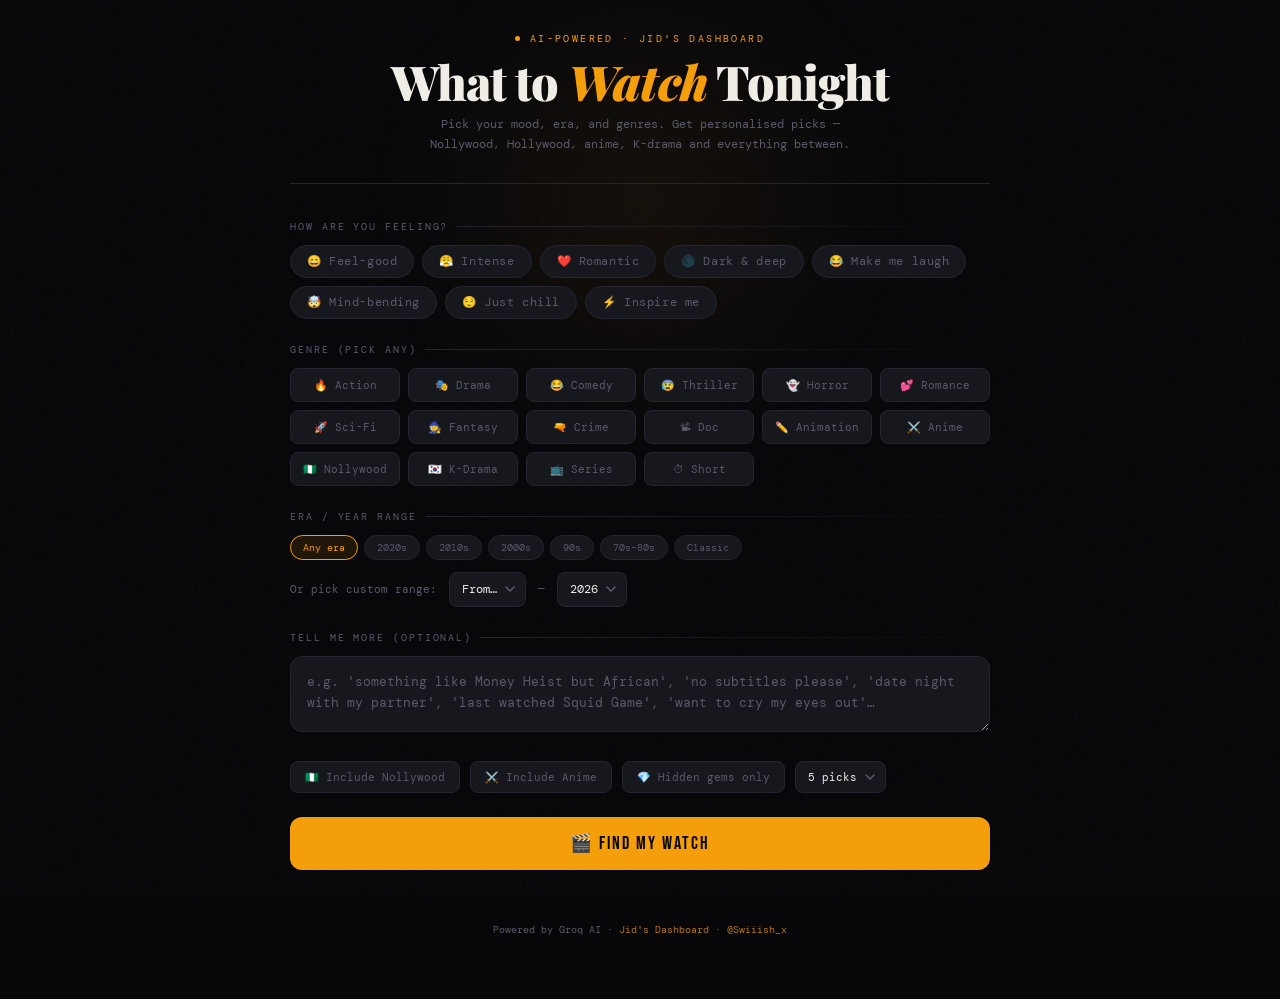
<file: movie-recommender.html>
<!DOCTYPE html>
<html lang="en">
<head>
<meta charset="UTF-8"/>
<meta name="viewport" content="width=device-width,initial-scale=1.0"/>
<title>What to Watch — Jid's Recommender</title>
<link href="https://fonts.googleapis.com/css2?family=Bebas+Neue&family=DM+Mono:wght@300;400;500&family=Playfair+Display:ital,wght@0,700;0,900;1,700&display=swap" rel="stylesheet"/>
<style>
*,*::before,*::after{box-sizing:border-box;margin:0;padding:0}
:root{
  --bg:#07070a;--surface:#0f0f14;--surface2:#17171e;--surface3:#1e1e27;
  --border:#252530;--border2:#30303d;
  --amber:#f59e0b;--amber-dim:#b47608;--amber-glow:rgba(245,158,11,0.10);
  --red:#ef4444;--green:#22c55e;--blue:#60a5fa;
  --text:#f0ede6;--muted:#5a5a6a;--muted2:#3a3a48;
}
html{scroll-behavior:smooth}
body{
  background:var(--bg);color:var(--text);
  font-family:'DM Mono',monospace;
  min-height:100vh;display:flex;flex-direction:column;align-items:center;
  padding:32px 16px 60px;overflow-x:hidden;position:relative;
}
body::before{
  content:'';position:fixed;top:-100px;left:50%;transform:translateX(-50%);
  width:600px;height:600px;
  background:radial-gradient(ellipse,rgba(245,158,11,0.06) 0%,transparent 65%);
  pointer-events:none;z-index:0;
}
body::after{
  content:'';position:fixed;inset:0;
  background-image:url("data:image/svg+xml,%3Csvg viewBox='0 0 256 256' xmlns='http://www.w3.org/2000/svg'%3E%3Cfilter id='n'%3E%3CfeTurbulence type='fractalNoise' baseFrequency='0.9' numOctaves='4' stitchTiles='stitch'/%3E%3C/filter%3E%3Crect width='100%25' height='100%25' filter='url(%23n)' opacity='0.04'/%3E%3C/svg%3E");
  opacity:0.45;pointer-events:none;z-index:0;
}
.wrapper{position:relative;z-index:1;width:100%;max-width:700px;}

/* HEADER */
.page-header{text-align:center;margin-bottom:36px;padding-bottom:28px;border-bottom:1px solid var(--border);}
.header-eyebrow{font-size:0.6rem;letter-spacing:0.25em;text-transform:uppercase;color:var(--amber);margin-bottom:12px;display:flex;align-items:center;justify-content:center;gap:10px;}
.eyebrow-dot{width:5px;height:5px;border-radius:50%;background:var(--amber);animation:pulse 2s ease-in-out infinite;}
@keyframes pulse{0%,100%{opacity:1}50%{opacity:0.4}}
.page-title{font-family:'Playfair Display',serif;font-size:clamp(2rem,6vw,3rem);font-weight:900;line-height:1.0;letter-spacing:-0.02em;margin-bottom:10px;}
.page-title em{font-style:italic;color:var(--amber);}
.page-sub{font-size:0.73rem;color:var(--muted);line-height:1.7;max-width:440px;margin:0 auto;}

/* SECTION LABEL */
.section-label{font-size:0.6rem;letter-spacing:0.2em;text-transform:uppercase;color:var(--muted);margin-bottom:12px;display:flex;align-items:center;gap:8px;}
.section-label::after{content:'';flex:1;height:1px;background:linear-gradient(90deg,var(--border),transparent);}
.mood-section{margin-bottom:24px;}

/* MOOD PILLS */
.mood-pills{display:flex;gap:8px;flex-wrap:wrap;}
.mood-pill{padding:8px 16px;background:var(--surface2);border:1px solid var(--border);border-radius:24px;color:var(--muted);font-family:'DM Mono',monospace;font-size:0.72rem;letter-spacing:0.05em;cursor:pointer;transition:all 0.18s;user-select:none;}
.mood-pill:hover{color:var(--text);border-color:var(--border2);}
.mood-pill.active{background:var(--amber-glow);border-color:var(--amber);color:var(--amber);}

/* GENRE GRID */
.genre-grid{display:grid;grid-template-columns:repeat(auto-fill,minmax(100px,1fr));gap:8px;margin-bottom:24px;}
.genre-btn{padding:9px 12px;background:var(--surface2);border:1px solid var(--border);border-radius:8px;color:var(--muted);font-family:'DM Mono',monospace;font-size:0.68rem;cursor:pointer;text-align:center;transition:all 0.18s;user-select:none;}
.genre-btn:hover{color:var(--text);border-color:var(--border2);}
.genre-btn.active{background:var(--amber-glow);border-color:var(--amber);color:var(--amber);}

/* YEAR RANGE */
.year-row{display:flex;gap:12px;align-items:center;flex-wrap:wrap;margin-bottom:24px;}
.year-label-text{font-size:0.68rem;color:var(--muted);white-space:nowrap;}
.year-select{background:var(--surface2);border:1px solid var(--border);border-radius:8px;padding:9px 12px;color:var(--text);font-family:'DM Mono',monospace;font-size:0.72rem;cursor:pointer;outline:none;transition:border-color 0.2s;appearance:none;background-image:url("data:image/svg+xml,%3Csvg xmlns='http://www.w3.org/2000/svg' width='10' height='6' viewBox='0 0 10 6'%3E%3Cpath d='M1 1l4 4 4-4' stroke='%235a5a6a' stroke-width='1.5' fill='none' stroke-linecap='round'/%3E%3C/svg%3E");background-repeat:no-repeat;background-position:right 10px center;padding-right:28px;}
.year-select:focus{border-color:var(--amber-dim);}
.year-sep{color:var(--muted);font-size:0.7rem;}
.year-era-pills{display:flex;gap:6px;flex-wrap:wrap;margin-top:4px;}
.year-era{padding:5px 12px;background:var(--surface2);border:1px solid var(--border);border-radius:20px;color:var(--muted);font-size:0.65rem;cursor:pointer;transition:all 0.15s;user-select:none;}
.year-era:hover{color:var(--text);}
.year-era.active{background:var(--amber-glow);border-color:var(--amber);color:var(--amber);}

/* CONTEXT */
.context-section{margin-bottom:24px;}
.context-input{width:100%;background:var(--surface2);border:1px solid var(--border);border-radius:12px;color:var(--text);font-family:'DM Mono',monospace;font-size:0.82rem;padding:14px 16px;outline:none;resize:vertical;min-height:76px;line-height:1.6;transition:border-color 0.2s,box-shadow 0.2s;}
.context-input::placeholder{color:var(--muted);}
.context-input:focus{border-color:var(--amber-dim);box-shadow:0 0 0 3px var(--amber-glow);}

/* OPTIONS */
.options-row{display:flex;gap:10px;flex-wrap:wrap;margin-bottom:24px;align-items:center;}
.option-toggle{display:flex;align-items:center;gap:8px;background:var(--surface2);border:1px solid var(--border);border-radius:8px;padding:8px 14px;cursor:pointer;font-size:0.68rem;color:var(--muted);transition:all 0.15s;user-select:none;}
.option-toggle.active{background:var(--amber-glow);border-color:var(--amber);color:var(--amber);}
.option-toggle:hover{color:var(--text);}
.count-select{background:var(--surface2);border:1px solid var(--border);border-radius:8px;padding:8px 12px;color:var(--text);font-family:'DM Mono',monospace;font-size:0.68rem;cursor:pointer;outline:none;transition:border-color 0.2s;appearance:none;background-image:url("data:image/svg+xml,%3Csvg xmlns='http://www.w3.org/2000/svg' width='10' height='6' viewBox='0 0 10 6'%3E%3Cpath d='M1 1l4 4 4-4' stroke='%235a5a6a' stroke-width='1.5' fill='none' stroke-linecap='round'/%3E%3C/svg%3E");background-repeat:no-repeat;background-position:right 10px center;padding-right:28px;}

/* MAIN BUTTON */
.recommend-btn{width:100%;padding:16px;background:var(--amber);border:none;border-radius:12px;color:#07070a;font-family:'Bebas Neue',sans-serif;font-size:1.1rem;letter-spacing:2px;cursor:pointer;transition:all 0.2s;margin-bottom:4px;}
.recommend-btn:hover{transform:translateY(-2px);box-shadow:0 8px 28px rgba(245,158,11,0.3);}
.recommend-btn:active{transform:translateY(0);}
.recommend-btn:disabled{background:var(--surface3);color:var(--muted);cursor:not-allowed;transform:none;box-shadow:none;}

/* API NOTE */
.api-note{font-size:0.65rem;color:var(--muted);text-align:center;line-height:1.6;padding:8px;display:none;}
.api-note.show{display:block;}
.api-note a{color:var(--amber-dim);text-decoration:none;}

/* LOADING */
.loading-state{display:none;flex-direction:column;align-items:center;gap:16px;padding:48px 0;text-align:center;}
.loading-state.show{display:flex;}
.film-strip{display:flex;gap:4px;align-items:center;}
.film-frame{width:16px;height:22px;background:var(--surface3);border-radius:2px;animation:filmroll 1.2s ease-in-out infinite;}
.film-frame:nth-child(1){animation-delay:0s}.film-frame:nth-child(2){animation-delay:0.15s}.film-frame:nth-child(3){animation-delay:0.3s}.film-frame:nth-child(4){animation-delay:0.45s}.film-frame:nth-child(5){animation-delay:0.6s}
@keyframes filmroll{0%,100%{background:var(--surface3)}50%{background:var(--amber);box-shadow:0 0 8px var(--amber)}}
.loading-text{font-size:0.72rem;color:var(--muted);letter-spacing:0.1em;animation:blink 1.8s ease-in-out infinite;}
@keyframes blink{0%,100%{opacity:1}50%{opacity:0.4}}

/* RESULTS */
.results-wrap{margin-top:32px;}
.results-header{display:flex;align-items:center;justify-content:space-between;margin-bottom:20px;flex-wrap:wrap;gap:10px;}
.results-title{font-family:'Bebas Neue',sans-serif;font-size:1.2rem;letter-spacing:2px;color:var(--text);}
.results-meta{font-size:0.62rem;color:var(--muted);}

.movie-card{background:var(--surface);border:1px solid var(--border);border-radius:14px;padding:22px 24px;margin-bottom:14px;position:relative;overflow:hidden;transition:all 0.2s ease;animation:slideUp 0.35s ease both;}
.movie-card::before{content:'';position:absolute;left:0;top:0;bottom:0;width:3px;background:var(--card-color,var(--amber));opacity:0.7;}
.movie-card:hover{border-color:var(--border2);transform:translateX(3px);box-shadow:0 4px 24px rgba(0,0,0,0.3);}
.movie-card:hover::before{opacity:1;}
@keyframes slideUp{from{opacity:0;transform:translateY(12px)}to{opacity:1;transform:translateY(0)}}
.movie-card:nth-child(1){animation-delay:0.05s}.movie-card:nth-child(2){animation-delay:0.10s}.movie-card:nth-child(3){animation-delay:0.15s}.movie-card:nth-child(4){animation-delay:0.20s}.movie-card:nth-child(5){animation-delay:0.25s}

.movie-top{display:flex;align-items:flex-start;justify-content:space-between;gap:12px;margin-bottom:10px;}
.movie-number{font-family:'Bebas Neue',sans-serif;font-size:2.5rem;line-height:1;color:rgba(245,158,11,0.12);flex-shrink:0;margin-right:4px;user-select:none;}
.movie-title-block{flex:1;}
.movie-title{font-family:'Playfair Display',serif;font-size:1.15rem;font-weight:700;color:var(--text);margin-bottom:4px;line-height:1.2;}
.movie-meta-row{display:flex;align-items:center;gap:8px;flex-wrap:wrap;}
.movie-year{font-size:0.65rem;color:var(--muted);font-family:'DM Mono',monospace;}
.movie-badge{font-size:0.58rem;letter-spacing:0.1em;text-transform:uppercase;padding:2px 8px;border-radius:20px;font-family:'DM Mono',monospace;}
.badge-genre{background:rgba(245,158,11,0.1);color:var(--amber);border:1px solid rgba(245,158,11,0.2);}
.badge-nollywood{background:rgba(34,197,94,0.1);color:var(--green);border:1px solid rgba(34,197,94,0.2);}
.badge-series{background:rgba(96,165,250,0.1);color:var(--blue);border:1px solid rgba(96,165,250,0.2);}
.badge-anime{background:rgba(239,68,68,0.1);color:var(--red);border:1px solid rgba(239,68,68,0.2);}
.movie-rating{font-family:'Bebas Neue',sans-serif;font-size:1.1rem;letter-spacing:1px;flex-shrink:0;}
.rating-high{color:var(--green)}.rating-mid{color:var(--amber)}
.movie-why{font-size:0.78rem;color:var(--muted);line-height:1.7;margin-bottom:12px;}
.movie-why strong{color:var(--text);}
.movie-tags{display:flex;gap:6px;flex-wrap:wrap;}
.movie-tag{font-size:0.6rem;letter-spacing:0.06em;padding:3px 9px;border-radius:20px;background:var(--surface3);color:var(--muted);border:1px solid var(--border);}

.state-msg{text-align:center;padding:40px 20px;font-size:0.78rem;color:var(--muted);line-height:1.7;}
.state-msg .big{font-size:2rem;margin-bottom:12px;}

.page-footer{text-align:center;margin-top:48px;font-size:0.62rem;color:var(--muted);line-height:1.7;}
.page-footer a{color:var(--amber-dim);text-decoration:none;}

::-webkit-scrollbar{width:4px}
::-webkit-scrollbar-thumb{background:var(--border2);border-radius:4px}

@media(max-width:500px){
  body{padding:20px 12px 48px;}
  .page-title{font-size:1.8rem;}
  .genre-grid{grid-template-columns:repeat(3,1fr);}
  .movie-card{padding:14px 16px;}
  .movie-number{font-size:1.8rem;}
  .year-row{flex-direction:column;align-items:flex-start;}
}
</style>
</head>
<body>
<div class="wrapper">

  <div class="page-header">
    <div class="header-eyebrow"><div class="eyebrow-dot"></div>AI-Powered · Jid's Dashboard</div>
    <h1 class="page-title">What to <em>Watch</em> Tonight</h1>
    <p class="page-sub">Pick your mood, era, and genres. Get personalised picks — Nollywood, Hollywood, anime, K-drama and everything between.</p>
  </div>

  <div class="mood-section">
    <div class="section-label">How are you feeling?</div>
    <div class="mood-pills" id="moodPills">
      <div class="mood-pill" data-mood="feel-good">😄 Feel-good</div>
      <div class="mood-pill" data-mood="intense">😤 Intense</div>
      <div class="mood-pill" data-mood="romantic">❤️ Romantic</div>
      <div class="mood-pill" data-mood="dark">🌑 Dark &amp; deep</div>
      <div class="mood-pill" data-mood="funny">😂 Make me laugh</div>
      <div class="mood-pill" data-mood="mind-bending">🤯 Mind-bending</div>
      <div class="mood-pill" data-mood="chill">😌 Just chill</div>
      <div class="mood-pill" data-mood="inspired">⚡ Inspire me</div>
    </div>
  </div>

  <div class="mood-section">
    <div class="section-label">Genre (pick any)</div>
    <div class="genre-grid" id="genreGrid">
      <div class="genre-btn" data-genre="Action">🔥 Action</div>
      <div class="genre-btn" data-genre="Drama">🎭 Drama</div>
      <div class="genre-btn" data-genre="Comedy">😂 Comedy</div>
      <div class="genre-btn" data-genre="Thriller">😰 Thriller</div>
      <div class="genre-btn" data-genre="Horror">👻 Horror</div>
      <div class="genre-btn" data-genre="Romance">💕 Romance</div>
      <div class="genre-btn" data-genre="Sci-Fi">🚀 Sci-Fi</div>
      <div class="genre-btn" data-genre="Fantasy">🧙 Fantasy</div>
      <div class="genre-btn" data-genre="Crime">🔫 Crime</div>
      <div class="genre-btn" data-genre="Documentary">📽 Doc</div>
      <div class="genre-btn" data-genre="Animation">✏️ Animation</div>
      <div class="genre-btn" data-genre="Anime">⚔️ Anime</div>
      <div class="genre-btn" data-genre="Nollywood">🇳🇬 Nollywood</div>
      <div class="genre-btn" data-genre="K-Drama">🇰🇷 K-Drama</div>
      <div class="genre-btn" data-genre="Series">📺 Series</div>
      <div class="genre-btn" data-genre="Short Film">⏱ Short</div>
    </div>
  </div>

  <div class="mood-section">
    <div class="section-label">Era / Year range</div>
    <div class="year-era-pills" id="yearEraPills">
      <div class="year-era active" data-from="1900" data-to="2026">Any era</div>
      <div class="year-era" data-from="2020" data-to="2026">2020s</div>
      <div class="year-era" data-from="2010" data-to="2019">2010s</div>
      <div class="year-era" data-from="2000" data-to="2009">2000s</div>
      <div class="year-era" data-from="1990" data-to="1999">90s</div>
      <div class="year-era" data-from="1970" data-to="1989">70s–80s</div>
      <div class="year-era" data-from="1900" data-to="1969">Classic</div>
    </div>
    <div class="year-row" style="margin-top:12px;">
      <span class="year-label-text">Or pick custom range:</span>
      <select class="year-select" id="yearFrom" onchange="clearEraActive()">
        <option value="">From…</option>
      </select>
      <span class="year-sep">—</span>
      <select class="year-select" id="yearTo" onchange="clearEraActive()">
        <option value="">To…</option>
      </select>
    </div>
  </div>

  <div class="context-section">
    <div class="section-label">Tell me more (optional)</div>
    <textarea class="context-input" id="contextInput"
      placeholder="e.g. 'something like Money Heist but African', 'no subtitles please', 'date night with my partner', 'last watched Squid Game', 'want to cry my eyes out'…"></textarea>
  </div>

  <div class="options-row">
    <div class="option-toggle" id="includeNollywood" onclick="this.classList.toggle('active')">🇳🇬 Include Nollywood</div>
    <div class="option-toggle" id="includeAnime" onclick="this.classList.toggle('active')">⚔️ Include Anime</div>
    <div class="option-toggle" id="hideMain" onclick="this.classList.toggle('active')">💎 Hidden gems only</div>
    <select class="count-select" id="countSelect">
      <option value="3">3 picks</option>
      <option value="5" selected>5 picks</option>
      <option value="8">8 picks</option>
    </select>
  </div>

  <button class="recommend-btn" id="recommendBtn" onclick="getRecommendations()">🎬 Find My Watch</button>

  <div class="api-note" id="apiNote">
    ⚠️ API not configured yet. Add your key to Vercel environment variables as <strong>GROQ_API_KEY</strong>.
  </div>

  <div class="loading-state" id="loadingState">
    <div class="film-strip">
      <div class="film-frame"></div><div class="film-frame"></div>
      <div class="film-frame"></div><div class="film-frame"></div><div class="film-frame"></div>
    </div>
    <div class="loading-text" id="loadingText">Scanning the catalogue…</div>
  </div>

  <div class="results-wrap" id="resultsWrap" style="display:none;"></div>

  <div class="page-footer">
    Powered by Groq AI · <a href="https://mypersonaldashboard.vercel.app" target="_blank">Jid's Dashboard</a> · <a href="https://x.com/Swiiish_x" target="_blank">@Swiiish_x</a>
  </div>
</div>

<script>
// ── STATE ──
let selectedMood   = null;
let selectedGenres = new Set();
let eraFrom = '1900';
let eraTo   = '2026';

// ── POPULATE YEAR DROPDOWNS ──
(function() {
  const fromSel = document.getElementById('yearFrom');
  const toSel   = document.getElementById('yearTo');
  const current = new Date().getFullYear();
  for (let y = current; y >= 1920; y--) {
    fromSel.add(new Option(y, y));
    toSel.add(new Option(y, y));
  }
  toSel.value = current;
})();

// ── ERA PILLS ──
document.querySelectorAll('.year-era').forEach(pill => {
  pill.addEventListener('click', () => {
    document.querySelectorAll('.year-era').forEach(p => p.classList.remove('active'));
    pill.classList.add('active');
    eraFrom = pill.dataset.from;
    eraTo   = pill.dataset.to;
    document.getElementById('yearFrom').value = '';
    document.getElementById('yearTo').value   = '';
  });
});

function clearEraActive() {
  document.querySelectorAll('.year-era').forEach(p => p.classList.remove('active'));
  eraFrom = null;
  eraTo   = null;
}

// ── MOOD & GENRE TOGGLES ──
document.querySelectorAll('.mood-pill').forEach(pill => {
  pill.addEventListener('click', () => {
    document.querySelectorAll('.mood-pill').forEach(p => p.classList.remove('active'));
    if (selectedMood === pill.dataset.mood) { selectedMood = null; }
    else { pill.classList.add('active'); selectedMood = pill.dataset.mood; }
  });
});
document.querySelectorAll('.genre-btn').forEach(btn => {
  btn.addEventListener('click', () => {
    const g = btn.dataset.genre;
    if (selectedGenres.has(g)) { selectedGenres.delete(g); btn.classList.remove('active'); }
    else { selectedGenres.add(g); btn.classList.add('active'); }
  });
});

// ── LOADING MESSAGES ──
const loadingLines = [
  "Scanning the catalogue…","Consulting the film gods…",
  "Checking what Jid would rate 10/10…","Searching Nollywood archives…",
  "Asking Groq for the real ones…","Filtering out the mid…",
  "Almost there — curating just for you…","Crossing time zones and genres…",
];
let loadingInterval = null;
function startLoading() {
  let i = 0;
  document.getElementById('loadingText').innerText = loadingLines[0];
  loadingInterval = setInterval(() => {
    i = (i+1) % loadingLines.length;
    document.getElementById('loadingText').innerText = loadingLines[i];
  }, 1800);
}
function stopLoading() { if (loadingInterval) clearInterval(loadingInterval); }

// ── GET YEAR RANGE STRING ──
function getYearRange() {
  const customFrom = document.getElementById('yearFrom').value;
  const customTo   = document.getElementById('yearTo').value;
  if (customFrom || customTo) {
    const f = customFrom || '1920';
    const t = customTo   || new Date().getFullYear();
    return `between ${f} and ${t}`;
  }
  if (eraFrom === '1900' && eraTo === '2026') return null; // any era — no constraint
  if (eraFrom === '2020') return 'from the 2020s (2020–2026)';
  if (eraFrom === '2010') return 'from the 2010s (2010–2019)';
  if (eraFrom === '2000') return 'from the 2000s (2000–2009)';
  if (eraFrom === '1990') return 'from the 1990s';
  if (eraFrom === '1970') return 'from the 1970s or 1980s';
  if (eraFrom === '1900') return 'classic films (before 1970)';
  return null;
}

// ── BUILD PROMPT ──
function buildPrompt() {
  const context   = document.getElementById('contextInput').value.trim();
  const count     = document.getElementById('countSelect').value;
  const nollywood = document.getElementById('includeNollywood').classList.contains('active');
  const anime     = document.getElementById('includeAnime').classList.contains('active');
  const hideMains = document.getElementById('hideMain').classList.contains('active');
  const genres    = [...selectedGenres];
  const mood      = selectedMood ? selectedMood.replace(/-/g,' ') : null;
  const yearRange = getYearRange();

  let prompt = `You are a world-class film and series recommendation engine with deep knowledge of global cinema including Nigerian Nollywood, Hollywood, Bollywood, K-Drama, anime, and African cinema.

Recommend exactly ${count} movies or TV series based on the following criteria:`;

  if (mood)       prompt += `\n- Viewer mood: ${mood}`;
  if (genres.length) prompt += `\n- Preferred genres: ${genres.join(', ')}`;
  if (yearRange)  prompt += `\n- Year range: ONLY recommend titles released ${yearRange}. This is a hard requirement.`;
  if (context)    prompt += `\n- Additional context from viewer: ${context}`;
  if (nollywood)  prompt += `\n- Include at least one Nollywood title if appropriate`;
  if (anime)      prompt += `\n- Include anime titles where relevant`;
  if (hideMains)  prompt += `\n- Focus on hidden gems, underrated or lesser-known titles — avoid extremely mainstream obvious choices`;
  if (!mood && !genres.length && !context) prompt += `\n- No specific preference — surprise with a diverse, excellent mix`;

  prompt += `

Respond ONLY with a valid JSON array. No preamble, no text outside the JSON array.
Each item must have exactly these fields:
{
  "title": "string",
  "year": "string (e.g. '2023' or '2019–2022' for series)",
  "type": "Movie" or "Series" or "Mini-Series" or "Anime" or "Documentary",
  "origin": "e.g. Nigerian, American, Korean, Japanese",
  "genres": ["array of genre strings"],
  "rating": "string e.g. '8.4/10'",
  "why": "2-3 sentences written with warmth and personality explaining why THIS viewer specifically should watch this — reference their mood or context if given. Sound like a knowledgeable friend, not a Wikipedia article.",
  "tags": ["2-4 short vibe tags max, e.g. 'emotional rollercoaster', 'slow burn', 'binge-worthy'"]
}`;

  return prompt;
}

// ── BADGE & COLOUR HELPERS ──
function getBadgeClass(origin, type) {
  if (origin && origin.toLowerCase().includes('nigerian')) return 'badge-nollywood';
  if (type && type.toLowerCase() === 'anime') return 'badge-anime';
  if (type && type.toLowerCase().includes('series')) return 'badge-series';
  return 'badge-genre';
}
function getRatingClass(rating) {
  const n = parseFloat(rating);
  if (isNaN(n)) return '';
  return n >= 8.0 ? 'rating-high' : n >= 6.5 ? 'rating-mid' : '';
}
function getCardColor(origin, genres) {
  if (origin && origin.toLowerCase().includes('nigerian')) return 'var(--green)';
  if (genres && genres.some(g => g.toLowerCase() === 'anime')) return 'var(--red)';
  if (genres && genres.some(g => ['horror','thriller'].includes(g.toLowerCase()))) return '#a78bfa';
  if (genres && genres.some(g => ['romance'].includes(g.toLowerCase()))) return '#f472b6';
  if (genres && genres.some(g => ['sci-fi','fantasy'].includes(g.toLowerCase()))) return 'var(--blue)';
  return 'var(--amber)';
}

// ── RENDER ──
function renderResults(movies) {
  const wrap = document.getElementById('resultsWrap');
  if (!movies || !movies.length) {
    wrap.innerHTML = `<div class="state-msg"><div class="big">🎬</div>No recommendations returned. Try adjusting your selections and try again.</div>`;
    wrap.style.display = 'block'; return;
  }
  wrap.innerHTML = `
    <div class="results-header">
      <div class="results-title">Your Picks</div>
      <div class="results-meta">${movies.length} recommendation${movies.length>1?'s':''} · Groq AI</div>
    </div>
    ${movies.map((m,i) => {
      const cc = getCardColor(m.origin, m.genres);
      return `
        <div class="movie-card" style="--card-color:${cc}">
          <div class="movie-top">
            <div class="movie-number">${String(i+1).padStart(2,'0')}</div>
            <div class="movie-title-block">
              <div class="movie-title">${m.title||'Untitled'}</div>
              <div class="movie-meta-row">
                <span class="movie-year">${m.year||''}</span>
                ${m.type?`<span class="movie-badge ${getBadgeClass(m.origin,m.type)}">${m.type}</span>`:''}
                ${m.origin?`<span class="movie-badge badge-genre" style="background:rgba(255,255,255,0.05);color:var(--muted);border-color:var(--border)">${m.origin}</span>`:''}
              </div>
            </div>
            ${m.rating?`<div class="movie-rating ${getRatingClass(m.rating)}">★ ${m.rating.replace('/10','')}</div>`:''}
          </div>
          <p class="movie-why">${m.why||''}</p>
          ${m.tags&&m.tags.length?`<div class="movie-tags">${m.tags.map(t=>`<span class="movie-tag">${t}</span>`).join('')}</div>`:''}
        </div>`}).join('')}`;
  wrap.style.display = 'block';
  wrap.scrollIntoView({behavior:'smooth',block:'start'});
}

// ── MAIN ──
async function getRecommendations() {
  const btn     = document.getElementById('recommendBtn');
  const loading = document.getElementById('loadingState');
  const wrap    = document.getElementById('resultsWrap');
  const note    = document.getElementById('apiNote');

  btn.disabled = true;
  btn.innerText = '⏳ Finding your watch…';
  loading.classList.add('show');
  wrap.style.display = 'none';
  note.classList.remove('show');
  startLoading();

  try {
    const res = await fetch('/api/recommend', {
      method: 'POST',
      headers: { 'Content-Type': 'application/json' },
      body: JSON.stringify({ prompt: buildPrompt() })
    });

    if (!res.ok) {
      const errData = await res.json().catch(() => ({}));
      if (res.status === 500 && errData.error && errData.error.includes('API key')) {
         note.classList.add('show');
      }
      throw new Error(errData.error || `Server Error: ${res.status}`);
    }

    const data = await res.json();
    const raw  = data.text || '';

    let movies = [];
    try {
      const clean = raw.replace(/```json|```/g,'').trim();
      movies = JSON.parse(clean);
    } catch {
      const match = raw.match(/\[[\s\S]*\]/);
      if (match) movies = JSON.parse(match[0]);
      else throw new Error('Could not parse response from Groq');
    }

    renderResults(movies);
  } catch (err) {
    wrap.innerHTML = `<div class="state-msg">
      <div class="big">⚠️</div>
      Something went wrong.
      <br/>
      <span style="font-size:0.62rem;opacity:0.8;color:var(--red);margin-top:6px;display:block">${err.message}</span>
    </div>`;
    wrap.style.display = 'block';
  } finally {
    stopLoading();
    loading.classList.remove('show');
    btn.disabled = false;
    btn.innerText = '🎬 Find My Watch';
  }
}
</script>
</body>
</html>
</file>
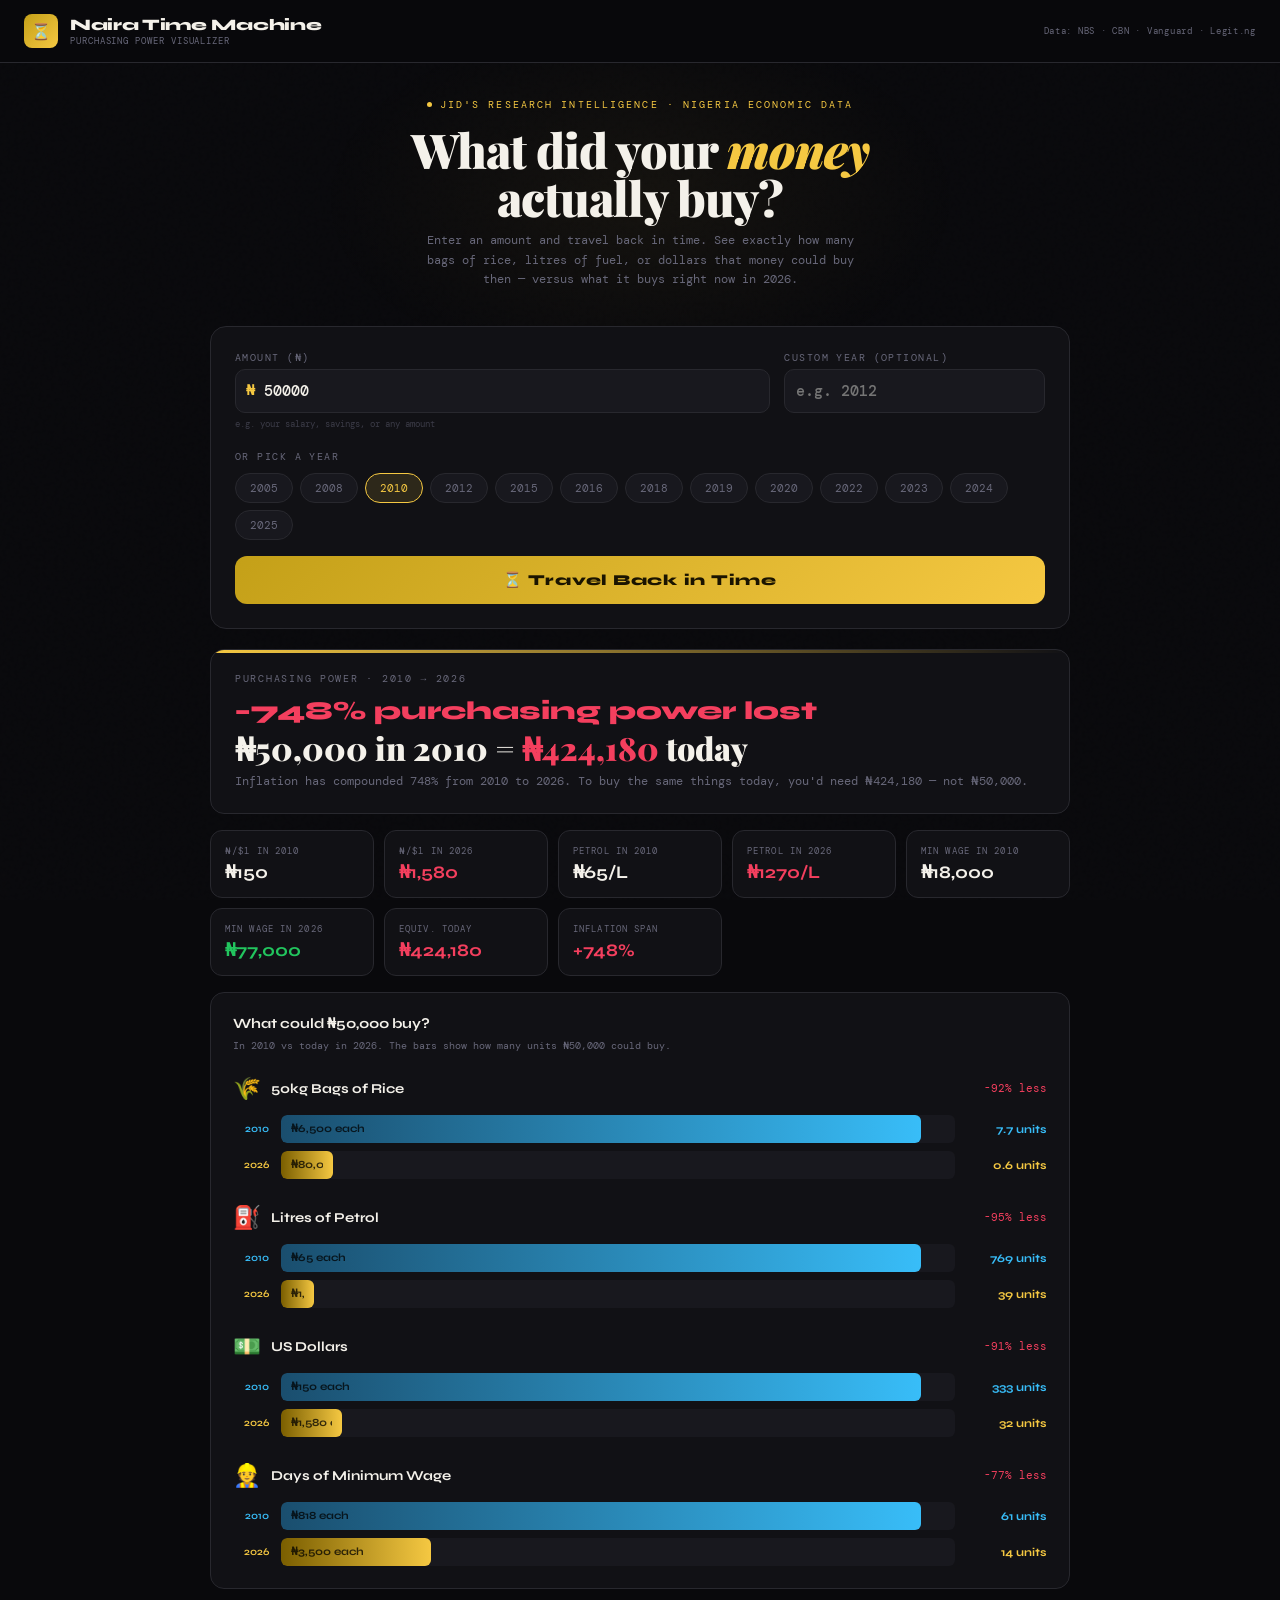
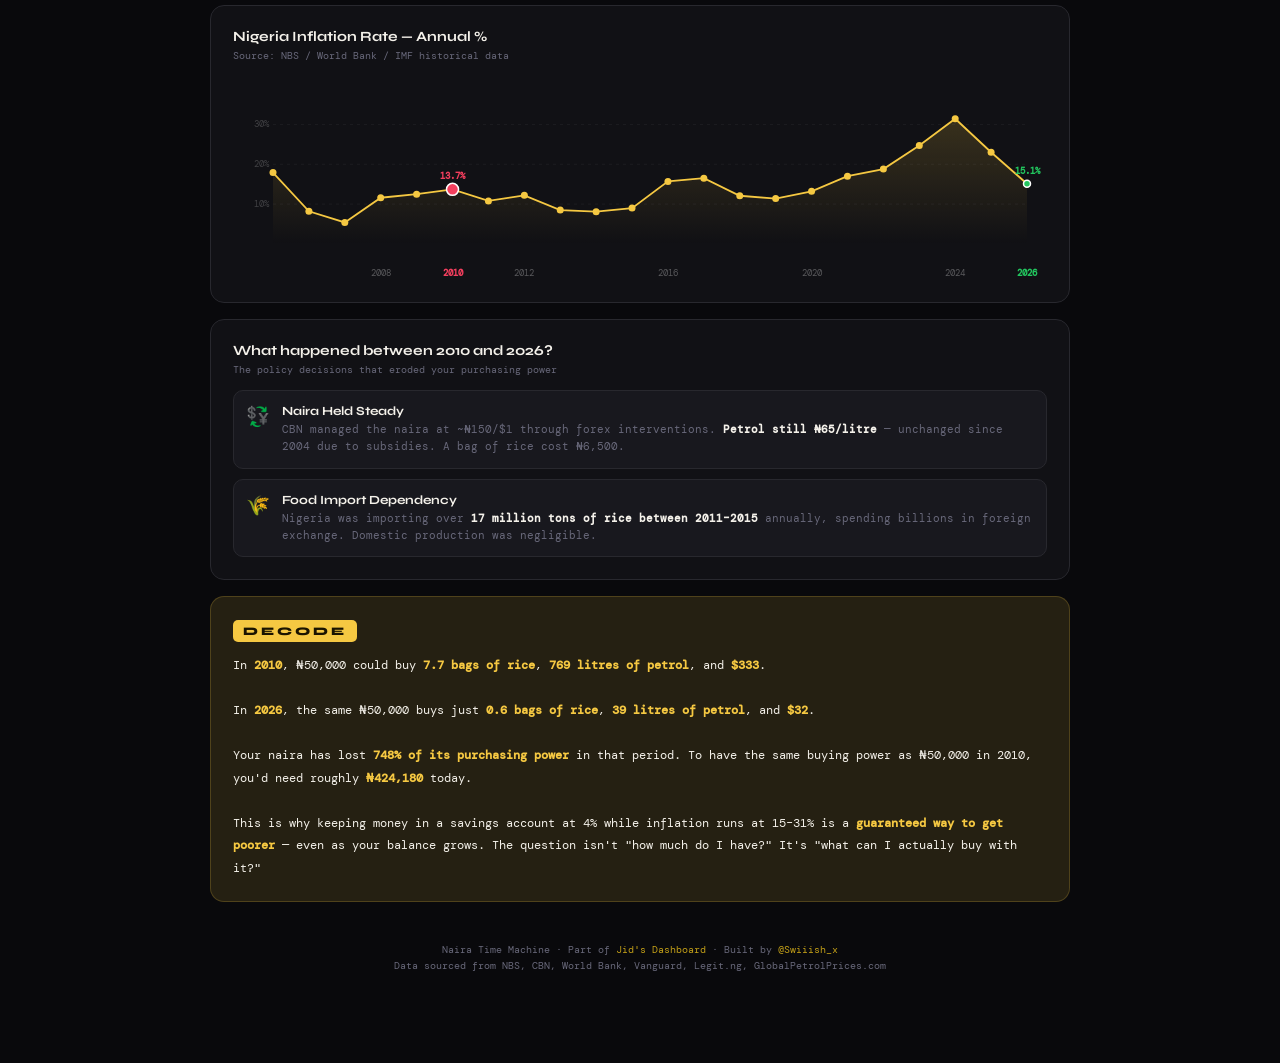
<file: naira-time-machine.html>
<!DOCTYPE html>
<html lang="en">
<head>
<meta charset="UTF-8"/>
<meta name="viewport" content="width=device-width,initial-scale=1.0"/>
<title>Jid's Naira Time Machine | Purchasing Power Visualizer</title>
<link href="https://fonts.googleapis.com/css2?family=Syne:wght@400;600;700;800&family=DM+Mono:wght@300;400;500&family=Playfair+Display:ital,wght@0,900;1,700&display=swap" rel="stylesheet"/>
<style>
*,*::before,*::after{box-sizing:border-box;margin:0;padding:0}
:root{
  --bg:#09090c;--surface:#111115;--surface2:#18181e;--surface3:#202028;
  --border:#28282e;--border2:#38383e;
  --text:#f4f1ea;--muted:#68687a;--muted2:#3c3c48;
  --gold:#f5c842;--gold-glow:rgba(245,200,66,0.12);--gold-dim:#c4a018;
  --red:#f43f5e;--green:#22c55e;--blue:#38bdf8;
  --then-color:#38bdf8;--now-color:#f5c842;
}
html{scroll-behavior:smooth}
body{
  background:var(--bg);color:var(--text);
  font-family:'DM Mono',monospace;
  min-height:100vh;padding:0 0 60px;
  position:relative;overflow-x:hidden;
}
/* Ambient glow */
body::before{
  content:'';position:fixed;
  top:0;left:50%;transform:translateX(-50%);
  width:700px;height:400px;
  background:radial-gradient(ellipse,rgba(245,200,66,0.05) 0%,transparent 65%);
  pointer-events:none;z-index:0;
}
/* Grain */
body::after{
  content:'';position:fixed;inset:0;
  background-image:url("data:image/svg+xml,%3Csvg viewBox='0 0 256 256' xmlns='http://www.w3.org/2000/svg'%3E%3Cfilter id='n'%3E%3CfeTurbulence type='fractalNoise' baseFrequency='0.88' numOctaves='4' stitchTiles='stitch'/%3E%3C/filter%3E%3Crect width='100%25' height='100%25' filter='url(%23n)' opacity='0.04'/%3E%3C/svg%3E");
  opacity:0.4;pointer-events:none;z-index:0;
}

/* ── HEADER ── */
.ntm-header{
  position:sticky;top:0;z-index:100;
  background:rgba(9,9,12,0.94);backdrop-filter:blur(16px);
  border-bottom:1px solid var(--border);
  padding:14px 24px;
  display:flex;align-items:center;justify-content:space-between;gap:12px;
}
.ntm-logo{display:flex;align-items:center;gap:12px;}
.ntm-logo-icon{
  width:34px;height:34px;border-radius:8px;
  background:linear-gradient(135deg,#c4a018,#f5c842);
  display:flex;align-items:center;justify-content:center;
  font-size:1rem;flex-shrink:0;
}
.ntm-logo-text{font-family:'Syne',sans-serif;font-size:1rem;font-weight:800;color:var(--text);letter-spacing:-0.02em;}
.ntm-logo-sub{font-size:0.58rem;color:var(--muted);letter-spacing:0.1em;text-transform:uppercase;margin-top:1px;}
.ntm-source-tag{font-size:0.58rem;color:var(--muted);letter-spacing:0.08em;}
.ntm-source-tag a{color:var(--gold-dim);text-decoration:none;}

/* ── CONTAINER ── */
.ntm-wrap{max-width:900px;margin:0 auto;padding:28px 20px;position:relative;z-index:1;}

/* ── HERO ── */
.ntm-hero{text-align:center;margin-bottom:36px;}
.ntm-eyebrow{
  font-size:0.6rem;letter-spacing:0.22em;text-transform:uppercase;
  color:var(--gold);margin-bottom:14px;
  display:inline-flex;align-items:center;gap:8px;
}
.ntm-eyebrow-dot{width:5px;height:5px;border-radius:50%;background:var(--gold);animation:blink 2s ease-in-out infinite;}
@keyframes blink{0%,100%{opacity:1}50%{opacity:0.3}}
.ntm-title{
  font-family:'Playfair Display',serif;
  font-size:clamp(1.8rem,5vw,3rem);
  font-weight:900;line-height:1.0;letter-spacing:-0.02em;
  margin-bottom:10px;
}
.ntm-title em{font-style:italic;color:var(--gold);}
.ntm-sub{font-size:0.72rem;color:var(--muted);line-height:1.7;max-width:460px;margin:0 auto;}

/* ── INPUT CARD ── */
.input-card{
  background:var(--surface);border:1px solid var(--border);
  border-radius:16px;padding:24px;margin-bottom:20px;
}
.input-grid{
  display:grid;grid-template-columns:1fr 1fr 1fr;
  gap:14px;margin-bottom:20px;
}
@media(max-width:600px){.input-grid{grid-template-columns:1fr 1fr;}}
@media(max-width:400px){.input-grid{grid-template-columns:1fr;}}

.input-field{display:flex;flex-direction:column;gap:5px;}
.input-label{font-size:0.6rem;letter-spacing:0.15em;text-transform:uppercase;color:var(--muted);}
.input-wrap{position:relative;display:flex;align-items:center;}
.input-prefix{
  position:absolute;left:11px;
  font-family:'Syne',sans-serif;font-size:0.9rem;font-weight:700;
  color:var(--gold);pointer-events:none;z-index:1;
}
.input-el{
  width:100%;background:var(--surface2);border:1px solid var(--border);
  border-radius:10px;color:var(--text);
  font-family:'DM Mono',monospace;font-size:0.95rem;font-weight:500;
  padding:11px 11px 11px 28px;outline:none;
  transition:border-color 0.18s,box-shadow 0.18s;
  -moz-appearance:textfield;
}
.input-el::-webkit-inner-spin-button,.input-el::-webkit-outer-spin-button{-webkit-appearance:none;}
.input-el:focus{border-color:var(--gold-dim);box-shadow:0 0 0 3px var(--gold-glow);background:var(--surface3);}
.input-el.no-prefix{padding-left:11px;}
.input-hint{font-size:0.58rem;color:var(--muted2);}

/* Year pills */
.year-pills{display:flex;gap:7px;flex-wrap:wrap;}
.year-pill{
  padding:7px 14px;background:var(--surface2);border:1px solid var(--border);
  border-radius:20px;color:var(--muted);font-family:'DM Mono',monospace;
  font-size:0.7rem;cursor:pointer;transition:all 0.15s;user-select:none;
}
.year-pill:hover{color:var(--text);border-color:var(--border2);}
.year-pill.active{background:var(--gold-glow);border-color:var(--gold);color:var(--gold);}

/* CTA */
.travel-btn{
  width:100%;padding:15px;margin-top:16px;
  background:linear-gradient(135deg,#c4a018,#f5c842);
  border:none;border-radius:12px;
  color:#1a1400;
  font-family:'Syne',sans-serif;font-size:0.95rem;font-weight:800;
  letter-spacing:0.05em;cursor:pointer;
  transition:all 0.2s;
}
.travel-btn:hover{transform:translateY(-1px);box-shadow:0 8px 28px rgba(245,200,66,0.25);}
.travel-btn:active{transform:translateY(0);}

/* ── RESULTS ── */
.results-section{display:none;}
.results-section.show{display:block;}

/* Verdict banner */
.verdict-banner{
  background:var(--surface);border:1px solid var(--border);
  border-radius:14px;padding:22px 24px;margin-bottom:16px;
  position:relative;overflow:hidden;
}
.verdict-banner::before{
  content:'';position:absolute;top:0;left:0;right:0;height:3px;
  background:linear-gradient(90deg,var(--gold),transparent);
}
.verdict-label{font-size:0.6rem;letter-spacing:0.18em;text-transform:uppercase;color:var(--muted);margin-bottom:10px;}
.verdict-title{
  font-family:'Playfair Display',serif;
  font-size:clamp(1.3rem,3.5vw,2rem);
  font-weight:900;line-height:1.1;
  color:var(--text);margin-bottom:8px;
}
.verdict-title .loss-word{color:var(--red);}
.verdict-sub{font-size:0.72rem;color:var(--muted);line-height:1.6;}
.verdict-pct{
  font-family:'Syne',sans-serif;font-size:1.6rem;font-weight:800;
  color:var(--red);margin-bottom:4px;
}

/* Stat grid */
.stat-grid{
  display:grid;grid-template-columns:repeat(auto-fill,minmax(160px,1fr));
  gap:10px;margin-bottom:16px;
}
.stat-block{
  background:var(--surface);border:1px solid var(--border);
  border-radius:12px;padding:14px;
}
.stat-label{font-size:0.58rem;letter-spacing:0.12em;text-transform:uppercase;color:var(--muted);margin-bottom:5px;}
.stat-value{font-family:'Syne',sans-serif;font-size:1.1rem;font-weight:700;color:var(--text);}
.stat-value.red{color:var(--red)}.stat-value.green{color:var(--green)}.stat-value.gold{color:var(--gold)}

/* ── GOODS COMPARISON ── */
.goods-card{
  background:var(--surface);border:1px solid var(--border);
  border-radius:14px;padding:22px;margin-bottom:16px;
}
.goods-title{
  font-family:'Syne',sans-serif;font-size:0.88rem;font-weight:700;
  color:var(--text);margin-bottom:6px;
}
.goods-sub{font-size:0.65rem;color:var(--muted);margin-bottom:20px;line-height:1.5;}

.good-row{margin-bottom:24px;}
.good-row:last-child{margin-bottom:0;}
.good-header{
  display:flex;align-items:center;gap:10px;margin-bottom:12px;
}
.good-icon{font-size:1.4rem;}
.good-name{font-family:'Syne',sans-serif;font-size:0.85rem;font-weight:700;color:var(--text);}
.good-change{font-size:0.68rem;color:var(--red);margin-left:auto;}

/* Bar comparison */
.bar-compare{display:flex;flex-direction:column;gap:8px;}
.bar-row{display:flex;align-items:center;gap:12px;}
.bar-period-label{
  font-size:0.65rem;color:var(--muted);width:36px;flex-shrink:0;text-align:right;
  font-family:'Syne',sans-serif;font-weight:600;
}
.bar-track{flex:1;height:28px;background:var(--surface2);border-radius:6px;overflow:hidden;position:relative;}
.bar-fill{
  height:100%;border-radius:6px;
  display:flex;align-items:center;padding:0 10px;
  transition:width 0.9s cubic-bezier(0.34,1.56,0.64,1);
  width:0%;position:relative;min-width:0;
}
.bar-fill-text{
  font-family:'Syne',sans-serif;font-size:0.68rem;font-weight:700;
  color:rgba(0,0,0,0.75);white-space:nowrap;overflow:hidden;
}
.bar-count{
  font-family:'Syne',sans-serif;font-size:0.72rem;font-weight:700;
  flex-shrink:0;text-align:right;min-width:80px;
}

/* ── INFLATION CHART ── */
.chart-card{
  background:var(--surface);border:1px solid var(--border);
  border-radius:14px;padding:22px;margin-bottom:16px;
}
.chart-title{font-family:'Syne',sans-serif;font-size:0.88rem;font-weight:700;color:var(--text);margin-bottom:4px;}
.chart-sub{font-size:0.62rem;color:var(--muted);margin-bottom:18px;}
.chart-canvas-wrap{position:relative;width:100%;height:200px;}
canvas{width:100%;height:100%;}

/* ── CONTEXT ── */
.context-card{
  background:var(--surface);border:1px solid var(--border);
  border-radius:14px;padding:22px;margin-bottom:16px;
}
.context-items{display:flex;flex-direction:column;gap:10px;margin-top:14px;}
.context-item{
  display:flex;align-items:flex-start;gap:12px;
  padding:12px;background:var(--surface2);border-radius:10px;
  border:1px solid var(--border);
}
.context-item-icon{font-size:1.2rem;flex-shrink:0;padding-top:1px;}
.context-item-title{font-family:'Syne',sans-serif;font-size:0.78rem;font-weight:700;color:var(--text);margin-bottom:3px;}
.context-item-text{font-size:0.68rem;color:var(--muted);line-height:1.6;}
.context-item-text strong{color:var(--text);}

/* ── DECODE SECTION ── */
.decode-card{
  background:var(--gold-glow);
  border:1px solid rgba(245,200,66,0.2);
  border-radius:14px;padding:22px;margin-bottom:16px;
}
.decode-badge{
  display:inline-block;
  background:var(--gold);color:#1a1400;
  font-family:'Syne',sans-serif;font-size:0.72rem;font-weight:800;
  letter-spacing:3px;padding:4px 10px;border-radius:5px;
  margin-bottom:12px;
}
.decode-insight{font-size:0.78rem;color:var(--text);line-height:1.8;}
.decode-insight strong{font-weight:700;color:var(--gold);}

/* Footer */
.ntm-footer{text-align:center;margin-top:40px;font-size:0.6rem;color:var(--muted);line-height:1.7;}
.ntm-footer a{color:var(--gold-dim);text-decoration:none;}

::-webkit-scrollbar{width:3px;}
::-webkit-scrollbar-thumb{background:var(--border2);border-radius:3px;}
@media(max-width:500px){.ntm-wrap{padding:18px 14px;}.ntm-header{padding:12px 14px;}.input-grid{grid-template-columns:1fr 1fr;}}
</style>
</head>
<body>

<!-- HEADER -->
<div class="ntm-header">
  <div class="ntm-logo">
    <div class="ntm-logo-icon">⏳</div>
    <div>
      <div class="ntm-logo-text">Naira Time Machine</div>
      <div class="ntm-logo-sub">Purchasing Power Visualizer</div>
    </div>
  </div>
  <div class="ntm-source-tag">Data: NBS · CBN · Vanguard · Legit.ng</div>
</div>

<div class="ntm-wrap">

  <!-- HERO -->
  <div class="ntm-hero">
    <div class="ntm-eyebrow"><div class="ntm-eyebrow-dot"></div>Jid's Research Intelligence · Nigeria Economic Data</div>
    <h1 class="ntm-title">What did your <em>money</em><br/>actually buy?</h1>
    <p class="ntm-sub">Enter an amount and travel back in time. See exactly how many bags of rice, litres of fuel, or dollars that money could buy then — versus what it buys right now in 2026.</p>
  </div>

  <!-- INPUT CARD -->
  <div class="input-card">
    <div class="input-grid">
      <div class="input-field" style="grid-column:1/3;">
        <div class="input-label">Amount (₦)</div>
        <div class="input-wrap">
          <span class="input-prefix">₦</span>
          <input type="number" class="input-el" id="amount" value="50000" min="1" step="1000" oninput="onAmountChange()"/>
        </div>
        <div class="input-hint">e.g. your salary, savings, or any amount</div>
      </div>
      <div class="input-field">
        <div class="input-label">Custom year (optional)</div>
        <div class="input-wrap">
          <input type="number" class="input-el no-prefix" id="customYear" placeholder="e.g. 2012" min="2005" max="2025" oninput="selectCustomYear()"/>
        </div>
      </div>
    </div>
    <div class="input-label" style="margin-bottom:10px;">Or pick a year</div>
    <div class="year-pills" id="yearPills">
      <div class="year-pill" data-year="2005" onclick="selectYear(2005,this)">2005</div>
      <div class="year-pill" data-year="2008" onclick="selectYear(2008,this)">2008</div>
      <div class="year-pill active" data-year="2010" onclick="selectYear(2010,this)">2010</div>
      <div class="year-pill" data-year="2012" onclick="selectYear(2012,this)">2012</div>
      <div class="year-pill" data-year="2015" onclick="selectYear(2015,this)">2015</div>
      <div class="year-pill" data-year="2016" onclick="selectYear(2016,this)">2016</div>
      <div class="year-pill" data-year="2018" onclick="selectYear(2018,this)">2018</div>
      <div class="year-pill" data-year="2019" onclick="selectYear(2019,this)">2019</div>
      <div class="year-pill" data-year="2020" onclick="selectYear(2020,this)">2020</div>
      <div class="year-pill" data-year="2022" onclick="selectYear(2022,this)">2022</div>
      <div class="year-pill" data-year="2023" onclick="selectYear(2023,this)">2023</div>
      <div class="year-pill" data-year="2024" onclick="selectYear(2024,this)">2024</div>
      <div class="year-pill" data-year="2025" onclick="selectYear(2025,this)">2025</div>
    </div>
    <button class="travel-btn" onclick="calculate()">⏳ Travel Back in Time</button>
  </div>

  <!-- RESULTS (hidden until calculate) -->
  <div class="results-section" id="results">

    <div class="verdict-banner">
      <div class="verdict-label" id="verdictLabel">Purchasing Power Analysis · 2026</div>
      <div class="verdict-pct" id="verdictPct"></div>
      <div class="verdict-title" id="verdictTitle"></div>
      <div class="verdict-sub" id="verdictSub"></div>
    </div>

    <div class="stat-grid" id="statGrid"></div>

    <!-- GOODS COMPARISON -->
    <div class="goods-card">
      <div class="goods-title">What could ₦<span id="goodsAmt">50,000</span> buy?</div>
      <div class="goods-sub" id="goodsSub"></div>
      <div id="goodsRows"></div>
    </div>

    <!-- INFLATION CHART -->
    <div class="chart-card">
      <div class="chart-title">Nigeria Inflation Rate — Annual %</div>
      <div class="chart-sub">Source: NBS / World Bank / IMF historical data</div>
      <div class="chart-canvas-wrap"><canvas id="inflationChart"></canvas></div>
    </div>

    <!-- CONTEXT -->
    <div class="context-card">
      <div style="font-family:'Syne',sans-serif;font-size:0.88rem;font-weight:700;color:var(--text);margin-bottom:4px;">What happened between <span id="ctxYear">2010</span> and 2026?</div>
      <div style="font-size:0.65rem;color:var(--muted);">The policy decisions that eroded your purchasing power</div>
      <div class="context-items" id="contextItems"></div>
    </div>

    <!-- DECODE INSIGHT -->
    <div class="decode-card">
      <div class="decode-badge">DECODE</div>
      <div class="decode-insight" id="decodeInsight"></div>
    </div>

  </div>

  <div class="ntm-footer">
    Naira Time Machine · Part of <a href="https://mypersonaldashboard.vercel.app" target="_blank">Jid's Dashboard</a> · Built by <a href="https://x.com/Swiiish_x" target="_blank">@Swiiish_x</a><br/>
    Data sourced from NBS, CBN, World Bank, Vanguard, Legit.ng, GlobalPetrolPrices.com
  </div>

</div><!-- /wrap -->

<script>
// ═══════════════════════════════════════════════════════════
// HARDCODED DATASET — All sourced from NBS, CBN, Vanguard etc.
// ═══════════════════════════════════════════════════════════

const DATA = {
  //         year: { rice50kg, petrolPerL, usdNgn, inflationPct, minWage, jollotPot }
  2005: { rice: 4000,   petrol: 65,   usd: 132,   inflation: 17.9, minWage: 7500   },
  2006: { rice: 4200,   petrol: 65,   usd: 128,   inflation: 8.2,  minWage: 7500   },
  2007: { rice: 5000,   petrol: 65,   usd: 125,   inflation: 5.4,  minWage: 5500   },
  2008: { rice: 5500,   petrol: 65,   usd: 118,   inflation: 11.6, minWage: 5500   },
  2009: { rice: 6000,   petrol: 65,   usd: 148,   inflation: 12.5, minWage: 18000  },
  2010: { rice: 6500,   petrol: 65,   usd: 150,   inflation: 13.7, minWage: 18000  },
  2011: { rice: 7000,   petrol: 65,   usd: 153,   inflation: 10.8, minWage: 18000  },
  2012: { rice: 7500,   petrol: 97,   usd: 157,   inflation: 12.2, minWage: 18000  },
  2013: { rice: 8000,   petrol: 97,   usd: 158,   inflation: 8.5,  minWage: 18000  },
  2014: { rice: 8200,   petrol: 97,   usd: 160,   inflation: 8.1,  minWage: 18000  },
  2015: { rice: 8500,   petrol: 87,   usd: 197,   inflation: 9.0,  minWage: 18000  },
  2016: { rice: 16000,  petrol: 145,  usd: 315,   inflation: 15.7, minWage: 18000  },
  2017: { rice: 19000,  petrol: 145,  usd: 306,   inflation: 16.5, minWage: 18000  },
  2018: { rice: 21000,  petrol: 145,  usd: 306,   inflation: 12.1, minWage: 18000  },
  2019: { rice: 25000,  petrol: 145,  usd: 306,   inflation: 11.4, minWage: 30000  },
  2020: { rice: 26000,  petrol: 162,  usd: 381,   inflation: 13.2, minWage: 30000  },
  2021: { rice: 32000,  petrol: 162,  usd: 413,   inflation: 17.0, minWage: 30000  },
  2022: { rice: 50000,  petrol: 162,  usd: 430,   inflation: 18.8, minWage: 30000  },
  2023: { rice: 65000,  petrol: 617,  usd: 760,   inflation: 24.7, minWage: 30000  },
  2024: { rice: 95000,  petrol: 1030, usd: 1500,  inflation: 31.4, minWage: 77000  },
  2025: { rice: 85000,  petrol: 1200, usd: 1530,  inflation: 23.0, minWage: 77000  },
};

// 2026 "now" values
const NOW = { year: 2026, rice: 80000, petrol: 1270, usd: 1580, inflation: 15.1, minWage: 77000 };

// Key historical context events
const CONTEXT_EVENTS = {
  2005: [
    { icon:'🛢', title:'Obasanjo Era Stability', text:'Mid-2000s oil boom kept exchange rates stable at ~₦130/$1. <strong>Fuel subsidies fully in place.</strong> Rice was affordable at ₦4,000 per 50kg bag.' },
    { icon:'📈', title:'Pre-Reform Inflation', text:'Annual inflation around <strong>17.9%</strong> but largely managed. Nigeria\'s oil windfall masked underlying structural vulnerabilities.' },
  ],
  2010: [
    { icon:'💱', title:'Naira Held Steady', text:'CBN managed the naira at ~₦150/$1 through forex interventions. <strong>Petrol still ₦65/litre</strong> — unchanged since 2004 due to subsidies. A bag of rice cost ₦6,500.' },
    { icon:'🌾', title:'Food Import Dependency', text:'Nigeria was importing over <strong>17 million tons of rice between 2011–2015</strong> annually, spending billions in foreign exchange. Domestic production was negligible.' },
  ],
  2015: [
    { icon:'💸', title:'First Naira Shock', text:'New CBN FX restrictions caused naira to slide. <strong>The dollar jumped from ₦150 to ₦197.</strong> Rice prices rose to ₦8,500 as import costs climbed.' },
    { icon:'🚫', title:'Rice Import Restriction', text:'Buhari government restricted rice imports through land borders to force local production. <strong>Prices began rising sharply</strong> due to supply shortfalls.' },
  ],
  2016: [
    { icon:'📉', title:'Naira Devaluation', text:'CBN abandoned the peg. The naira collapsed from ₦197 to <strong>₦315/$1 overnight</strong> — a 60% devaluation. Rice jumped to ₦16,000. Petrol rose to ₦145/litre after partial subsidy removal.' },
    { icon:'🔴', title:'Official Recession', text:'Nigeria entered its first recession in 25 years. <strong>Inflation hit 15.7%.</strong> This was the single most damaging year for Nigerian purchasing power in recent memory.' },
  ],
  2019: [
    { icon:'🚧', title:'Border Closure', text:'Government closed land borders to block rice smuggling. This caused <strong>immediate scarcity and prices jumped to ₦25,000</strong> per bag — a near-tripling from 2015.' },
    { icon:'💰', title:'Minimum Wage Increase', text:'Minimum wage rose from ₦18,000 to ₦30,000 — <strong>first increase in 10 years</strong>. But with rice at ₦25,000, a full bag now cost 83% of monthly minimum wage.' },
  ],
  2020: [
    { icon:'🦠', title:'COVID-19 Supply Shocks', text:'Lockdowns disrupted food supply chains. Rice climbed to <strong>₦26,000–₦30,000</strong>. Petrol remained ₦162/litre under the last period of full subsidy maintenance.' },
    { icon:'💱', title:'Dollar Pressure Continues', text:'CBN spent reserves defending the naira. The official rate diverged sharply from the parallel market. <strong>Real dollar cost for importers was ₦450–₦480.</strong>' },
  ],
  2022: [
    { icon:'🌊', title:'Global Commodity Surge', text:'Post-COVID global inflation, the Russia-Ukraine war, and supply chain disruptions pushed global food prices up. <strong>Rice hit ₦50,000.</strong> Still held below the worst — but fuel subsidy bill was consuming ₦400bn+ monthly.' },
    { icon:'⚠️', title:'Subsidy Cliff Approaching', text:'Nigeria\'s fuel subsidy was costing the government <strong>over $10 billion annually</strong>. Economists warned the system was unsustainable. The reckoning was coming.' },
  ],
  2023: [
    { icon:'🔥', title:'Tinubu Removes Fuel Subsidy', text:'On inauguration day, President Tinubu declared: <strong>"Subsidy is gone."</strong> Petrol jumped from ₦195 to ₦617/litre in weeks — a 208% increase. This single decision triggered the biggest inflation surge in decades.' },
    { icon:'💰', title:'Naira Float', text:'CBN abandoned the managed exchange rate. The naira went from ₦460 to <strong>₦750 then ₦1,500</strong> against the dollar by early 2024 — a 70%+ devaluation in months. Every imported product became catastrophically expensive.' },
  ],
  2024: [
    { icon:'📊', title:'Inflation Peaks at 31.4%', text:'Annual inflation hit <strong>31.4%</strong> — the highest in nearly 30 years. A bag of rice crossed ₦95,000. The minimum wage was increased to ₦77,000 but couldn\'t buy even one full bag of rice.' },
    { icon:'🏭', title:'Dangote Refinery Opens', text:'Nigeria\'s first major domestic refinery opened in September 2024, processing <strong>650,000 barrels/day.</strong> Initially offered some hope of price relief — petrol began edging down from peak ₦1,100+.' },
  ],
  2025: [
    { icon:'📉', title:'Inflation Starts to Ease', text:'Annual inflation fell from 31.4% to <strong>23%</strong> as the naira stabilised and food imports resumed. Rice prices dropped slightly from the ₦95,000+ peak to around ₦80,000–₦85,000.' },
    { icon:'🔄', title:'NBS Methodology Change', text:'NBS rebased the CPI from 2009 to 2024, making headline inflation appear to drop sharply to ~15% under the new methodology. <strong>Economists debated whether this reflected real price relief or statistical revision.</strong>' },
  ],
};

function getContextEvents(year) {
  // Find exact year or nearest available
  const available = Object.keys(CONTEXT_EVENTS).map(Number).sort((a,b)=>a-b);
  let best = available[0];
  for (const y of available) { if (y <= year) best = y; }
  return CONTEXT_EVENTS[best] || [];
}

// ═══════════════════════════════════════════════════════════
// STATE
// ═══════════════════════════════════════════════════════════
let selectedYear = 2010;
let amount = 50000;

function selectYear(year, btn) {
  selectedYear = year;
  document.querySelectorAll('.year-pill').forEach(p => p.classList.remove('active'));
  if (btn) btn.classList.add('active');
  document.getElementById('customYear').value = '';
  autoCalculate();
}

function selectCustomYear() {
  const v = parseInt(document.getElementById('customYear').value);
  if (v >= 2005 && v <= 2025) {
    selectedYear = v;
    document.querySelectorAll('.year-pill').forEach(p => p.classList.remove('active'));
    autoCalculate();
  }
}

function onAmountChange() {
  amount = parseFloat(document.getElementById('amount').value) || 50000;
  if (document.getElementById('results').classList.contains('show')) autoCalculate();
}

function autoCalculate() {
  amount = parseFloat(document.getElementById('amount').value) || 50000;
  calculate();
}

// ═══════════════════════════════════════════════════════════
// INTERPOLATE — get data for any year
// ═══════════════════════════════════════════════════════════
function getDataForYear(year) {
  if (DATA[year]) return DATA[year];
  // Linear interpolation between nearest years
  const years = Object.keys(DATA).map(Number).sort((a,b)=>a-b);
  let lo = years[0], hi = years[years.length-1];
  for (let i = 0; i < years.length-1; i++) {
    if (years[i] <= year && years[i+1] >= year) { lo = years[i]; hi = years[i+1]; break; }
  }
  if (lo === hi) return DATA[lo];
  const t = (year - lo) / (hi - lo);
  const d0 = DATA[lo], d1 = DATA[hi];
  return {
    rice:      Math.round(d0.rice      + t*(d1.rice-d0.rice)),
    petrol:    Math.round(d0.petrol    + t*(d1.petrol-d0.petrol)),
    usd:       Math.round(d0.usd       + t*(d1.usd-d0.usd)),
    inflation: +(d0.inflation + t*(d1.inflation-d0.inflation)).toFixed(1),
    minWage:   Math.round(d0.minWage   + t*(d1.minWage-d0.minWage)),
  };
}

// ═══════════════════════════════════════════════════════════
// CALCULATE CUMULATIVE INFLATION MULTIPLIER
// ═══════════════════════════════════════════════════════════
function getCumulativeMultiplier(fromYear, toYear) {
  let mult = 1;
  const years = Object.keys(DATA).map(Number).sort((a,b)=>a-b);
  for (const y of years) {
    if (y > fromYear && y <= toYear) {
      mult *= (1 + DATA[y].inflation / 100);
    }
  }
  return mult;
}

// ═══════════════════════════════════════════════════════════
// MAIN CALCULATE
// ═══════════════════════════════════════════════════════════
function calculate() {
  amount = parseFloat(document.getElementById('amount').value) || 50000;
  const then = getDataForYear(selectedYear);
  const now  = NOW;

  // Purchasing power loss via cumulative inflation
  const mult = getCumulativeMultiplier(selectedYear, 2026);
  const equivalentNow = Math.round(amount * mult);
  const powerLossPct  = ((equivalentNow - amount) / amount * 100).toFixed(0);

  // Goods
  const goods = [
    {
      id: 'rice', icon: '🌾', name: '50kg Bags of Rice',
      thenPrice: then.rice, nowPrice: now.rice,
      thenQty: amount / then.rice, nowQty: amount / now.rice,
    },
    {
      id: 'petrol', icon: '⛽', name: 'Litres of Petrol',
      thenPrice: then.petrol, nowPrice: now.petrol,
      thenQty: amount / then.petrol, nowQty: amount / now.petrol,
    },
    {
      id: 'usd', icon: '💵', name: 'US Dollars',
      thenPrice: then.usd, nowPrice: now.usd,
      thenQty: amount / then.usd, nowQty: amount / now.usd,
    },
    {
      id: 'minwage', icon: '👷', name: 'Days of Minimum Wage',
      thenPrice: then.minWage / 22, nowPrice: now.minWage / 22,
      thenQty: amount / (then.minWage / 22), nowQty: amount / (now.minWage / 22),
    },
  ];

  // Render
  showResults(selectedYear, amount, then, equivalentNow, powerLossPct, mult, goods);
}

// ═══════════════════════════════════════════════════════════
// RENDER
// ═══════════════════════════════════════════════════════════
function fmt(n) { return Math.abs(n) >= 1000 ? '₦' + n.toLocaleString('en-NG') : '₦' + n.toFixed(0); }
function fmtN(n) { return n >= 1000 ? n.toLocaleString('en-NG',{maximumFractionDigits:0}) : n.toFixed(n < 10 ? 1 : 0); }

function showResults(year, amt, then, equivNow, lossPct, mult, goods) {
  const section = document.getElementById('results');
  section.classList.add('show');

  // Verdict
  document.getElementById('verdictLabel').textContent = `Purchasing Power · ${year} → 2026`;
  document.getElementById('verdictPct').textContent = `−${lossPct}% purchasing power lost`;
  document.getElementById('verdictTitle').innerHTML =
    `₦${amt.toLocaleString()} in ${year} = <span class="loss-word">₦${equivNow.toLocaleString()}</span> today`;
  document.getElementById('verdictSub').textContent =
    `Inflation has compounded ${((mult-1)*100).toFixed(0)}% from ${year} to 2026. To buy the same things today, you'd need ${fmt(equivNow)} — not ${fmt(amt)}.`;

  // Stats
  const stats = [
    { l:`₦/$1 in ${year}`,  v:`₦${then.usd.toLocaleString()}`,    c:'' },
    { l:'₦/$1 in 2026',     v:`₦${NOW.usd.toLocaleString()}`,     c:'red' },
    { l:`Petrol in ${year}`, v:`₦${then.petrol}/L`,               c:'' },
    { l:'Petrol in 2026',    v:`₦${NOW.petrol}/L`,                c:'red' },
    { l:`Min Wage in ${year}`,v:`₦${then.minWage.toLocaleString()}`,c:'' },
    { l:'Min Wage in 2026',  v:`₦${NOW.minWage.toLocaleString()}`, c:'green' },
    { l:`Equiv. today`,      v:fmt(equivNow),                     c:'red' },
    { l:`Inflation span`,    v:`+${((mult-1)*100).toFixed(0)}%`,  c:'red' },
  ];
  document.getElementById('statGrid').innerHTML = stats.map(s =>
    `<div class="stat-block"><div class="stat-label">${s.l}</div><div class="stat-value ${s.c}">${s.v}</div></div>`
  ).join('');

  // Goods header
  document.getElementById('goodsAmt').textContent = amt.toLocaleString();
  document.getElementById('goodsSub').textContent =
    `In ${year} vs today in 2026. The bars show how many units ₦${amt.toLocaleString()} could buy.`;

  // Goods rows
  document.getElementById('goodsRows').innerHTML = goods.map(g => {
    const maxQty = Math.max(g.thenQty, g.nowQty, 0.01);
    const thenW  = Math.max(2, (g.thenQty / maxQty) * 95).toFixed(1);
    const nowW   = Math.max(2, (g.nowQty  / maxQty) * 95).toFixed(1);
    const pctLoss= ((g.nowQty - g.thenQty) / g.thenQty * 100).toFixed(0);
    const isUp   = parseFloat(pctLoss) > 0;
    return `
      <div class="good-row">
        <div class="good-header">
          <span class="good-icon">${g.icon}</span>
          <span class="good-name">${g.name}</span>
          <span class="good-change" style="color:${isUp?'var(--green)':'var(--red)'}">${isUp?'+':''}${pctLoss}% ${isUp?'more':'less'}</span>
        </div>
        <div class="bar-compare">
          <div class="bar-row">
            <div class="bar-period-label" style="color:var(--then-color)">${year}</div>
            <div class="bar-track">
              <div class="bar-fill" data-w="${thenW}" style="background:linear-gradient(90deg,#1a4e6e,#38bdf8);width:0%">
                <span class="bar-fill-text">${fmt(g.thenPrice)} each</span>
              </div>
            </div>
            <div class="bar-count" style="color:var(--then-color)">${fmtN(g.thenQty)} units</div>
          </div>
          <div class="bar-row">
            <div class="bar-period-label" style="color:var(--now-color)">2026</div>
            <div class="bar-track">
              <div class="bar-fill" data-w="${nowW}" style="background:linear-gradient(90deg,#7a5e00,#f5c842);width:0%">
                <span class="bar-fill-text">${fmt(g.nowPrice)} each</span>
              </div>
            </div>
            <div class="bar-count" style="color:var(--now-color)">${fmtN(g.nowQty)} units</div>
          </div>
        </div>
      </div>`;
  }).join('');

  // Animate bars
  setTimeout(() => {
    document.querySelectorAll('.bar-fill[data-w]').forEach(el => {
      el.style.width = el.getAttribute('data-w') + '%';
    });
  }, 100);

  // Inflation line chart
  drawInflationChart(year);

  // Context
  document.getElementById('ctxYear').textContent = year;
  const events = getContextEvents(year);
  document.getElementById('contextItems').innerHTML = events.map(e => `
    <div class="context-item">
      <div class="context-item-icon">${e.icon}</div>
      <div>
        <div class="context-item-title">${e.title}</div>
        <div class="context-item-text">${e.text}</div>
      </div>
    </div>`).join('');

  // DECODE Insight
  renderDecodeInsight(year, amt, goods, lossPct, then);

  section.scrollIntoView({ behavior: 'smooth', block: 'start' });
}

// ═══════════════════════════════════════════════════════════
// INFLATION CHART
// ═══════════════════════════════════════════════════════════
function drawInflationChart(highlightYear) {
  const canvas = document.getElementById('inflationChart');
  const W = canvas.offsetWidth, H = canvas.offsetHeight;
  canvas.width  = W;
  canvas.height = H;
  const ctx = canvas.getContext('2d');
  ctx.clearRect(0, 0, W, H);

  const years  = Object.keys(DATA).map(Number).sort((a,b)=>a-b);
  const vals   = years.map(y => DATA[y].inflation);
  const allVals= [...vals, NOW.inflation];
  const allYrs = [...years, 2026];
  const maxV   = Math.max(...allVals) * 1.15;
  const pad    = { l:40, r:20, t:20, b:36 };
  const cW     = W - pad.l - pad.r;
  const cH     = H - pad.t - pad.b;
  const n      = allYrs.length;

  // Grid lines
  [10, 20, 30].forEach(v => {
    if (v <= maxV) {
      const y = pad.t + cH - (v / maxV) * cH;
      ctx.beginPath();
      ctx.moveTo(pad.l, y); ctx.lineTo(W - pad.r, y);
      ctx.strokeStyle = 'rgba(255,255,255,0.05)'; ctx.lineWidth = 1; ctx.setLineDash([3,4]); ctx.stroke(); ctx.setLineDash([]);
      ctx.fillStyle = 'rgba(255,255,255,0.2)'; ctx.font = '9px DM Mono, monospace'; ctx.textAlign = 'right';
      ctx.fillText(v + '%', pad.l - 4, y + 3);
    }
  });

  // Points
  const pts = allYrs.map((yr, i) => ({
    x: pad.l + (i / (n-1)) * cW,
    y: pad.t + cH - (allVals[i] / maxV) * cH,
    year: yr, val: allVals[i]
  }));

  // Gradient fill
  const grad = ctx.createLinearGradient(0, pad.t, 0, H - pad.b);
  grad.addColorStop(0, 'rgba(245,200,66,0.2)');
  grad.addColorStop(1, 'rgba(245,200,66,0)');
  ctx.beginPath();
  ctx.moveTo(pts[0].x, pad.t + cH);
  pts.forEach(p => ctx.lineTo(p.x, p.y));
  ctx.lineTo(pts[pts.length-1].x, pad.t + cH);
  ctx.closePath();
  ctx.fillStyle = grad; ctx.fill();

  // Line
  ctx.beginPath();
  pts.forEach((p,i) => i===0 ? ctx.moveTo(p.x,p.y) : ctx.lineTo(p.x,p.y));
  ctx.strokeStyle = '#f5c842'; ctx.lineWidth = 1.8; ctx.stroke();

  // Dots + highlight
  pts.forEach(p => {
    const isHL = p.year === highlightYear;
    const is26 = p.year === 2026;
    ctx.beginPath();
    ctx.arc(p.x, p.y, isHL ? 6 : 3.5, 0, Math.PI*2);
    ctx.fillStyle = isHL ? '#f43f5e' : is26 ? '#22c55e' : '#f5c842';
    ctx.fill();
    if (isHL || is26) { ctx.strokeStyle = '#fff'; ctx.lineWidth = 1.5; ctx.stroke(); }

    // Year label on axis (every 3 years)
    if (p.year % 4 === 0 || isHL || is26) {
      ctx.fillStyle = isHL ? '#f43f5e' : is26 ? '#22c55e' : 'rgba(255,255,255,0.3)';
      ctx.font = `${isHL || is26 ? 'bold ' : ''}9px DM Mono, monospace`;
      ctx.textAlign = 'center';
      ctx.fillText(p.year, p.x, H - 4);
    }

    // Value label for highlighted years
    if (isHL || is26) {
      ctx.fillStyle = isHL ? '#f43f5e' : '#22c55e';
      ctx.font = 'bold 9px DM Mono, monospace';
      ctx.textAlign = 'center';
      ctx.fillText(p.val + '%', p.x, p.y - 10);
    }
  });
}

// ═══════════════════════════════════════════════════════════
// JID's INTELLIGENCE INSIGHT
// ═══════════════════════════════════════════════════════════
function renderDecodeInsight(year, amt, goods, lossPct, then) {
  const riceGood = goods.find(g => g.id === 'rice');
  const petrolGood = goods.find(g => g.id === 'petrol');
  const usdGood = goods.find(g => g.id === 'usd');

  const thenRiceBags  = riceGood.thenQty.toFixed(1);
  const nowRiceBags   = riceGood.nowQty.toFixed(1);
  const thenPetrolL   = Math.round(petrolGood.thenQty).toLocaleString();
  const nowPetrolL    = Math.round(petrolGood.nowQty).toLocaleString();
  const thenDollars   = usdGood.thenQty.toFixed(0);
  const nowDollars    = usdGood.nowQty.toFixed(0);

  const insight = `
    In <strong>${year}</strong>, ₦${amt.toLocaleString()} could buy <strong>${thenRiceBags} bags of rice</strong>, 
    <strong>${thenPetrolL} litres of petrol</strong>, and <strong>$${thenDollars}</strong>.
    <br/><br/>
    In <strong>2026</strong>, the same ₦${amt.toLocaleString()} buys just <strong>${nowRiceBags} bags of rice</strong>, 
    <strong>${nowPetrolL} litres of petrol</strong>, and <strong>$${nowDollars}</strong>.
    <br/><br/>
    Your naira has lost <strong>${lossPct}% of its purchasing power</strong> in that period. 
    To have the same buying power as ₦${amt.toLocaleString()} in ${year}, 
    you'd need roughly <strong>₦${Math.round(amt * getCumulativeMultiplier(year, 2026)).toLocaleString()}</strong> today.
    <br/><br/>
    This is why keeping money in a savings account at 4% while inflation runs at 15–31% 
    is a <strong>guaranteed way to get poorer</strong> — even as your balance grows.
    The question isn't "how much do I have?" It's "what can I actually buy with it?"
  `;

  document.getElementById('decodeInsight').innerHTML = insight;
}

// ═══════════════════════════════════════════════════════════
// BOOT — auto-calculate on load
// ═══════════════════════════════════════════════════════════
window.addEventListener('load', () => {
  amount = parseFloat(document.getElementById('amount').value) || 50000;
  calculate();
});
</script>
</body>
</html>
</file>
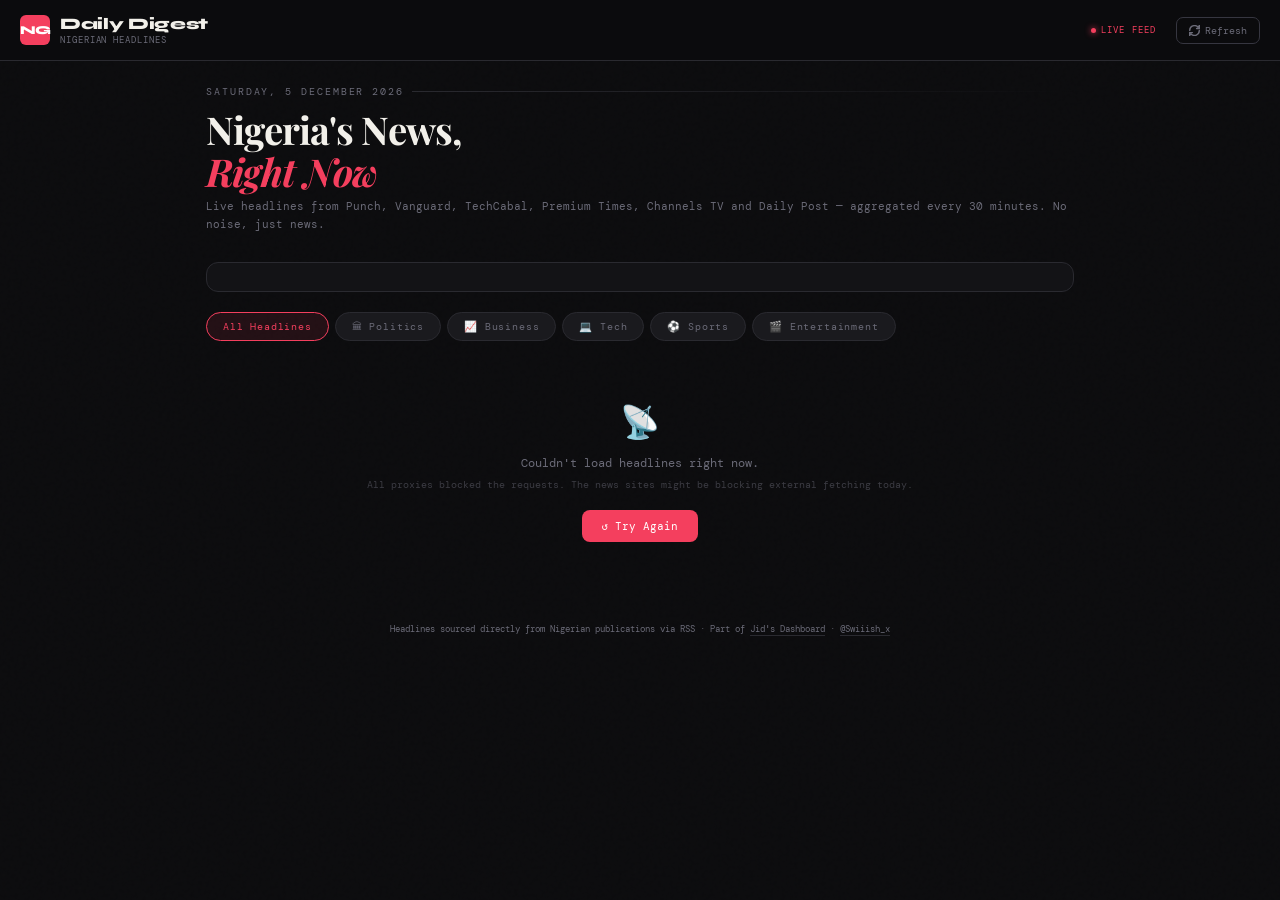
<file: news-digest.html>
<!DOCTYPE html>
<html lang="en">
<head>
<meta charset="UTF-8"/>
<meta name="viewport" content="width=device-width,initial-scale=1.0"/>
<title>Daily Digest — Nigerian Headlines</title>
<link href="https://fonts.googleapis.com/css2?family=Syne:wght@400;600;700;800&family=DM+Mono:wght@300;400;500&family=Playfair+Display:ital,wght@0,700;1,700&display=swap" rel="stylesheet"/>
<style>
*,*::before,*::after{box-sizing:border-box;margin:0;padding:0}
:root{
  --bg:#0c0c0e;
  --surface:#131316;
  --surface2:#1a1a1e;
  --surface3:#222228;
  --border:#2a2a30;
  --border2:#363640;
  --text:#f2f0ea;
  --muted:#6b6b78;
  --muted2:#404048;
  --red:#f43f5e;
  --red-glow:rgba(244,63,94,0.10);
  --amber:#f59e0b;
  --green:#22c55e;
  --blue:#38bdf8;
  --purple:#a78bfa;
}
html{scroll-behavior:smooth}
body{
  background:var(--bg);color:var(--text);
  font-family:'DM Mono',monospace;
  min-height:100vh;padding:0 0 60px;
  position:relative;overflow-x:hidden;
}
body::after{
  content:'';position:fixed;inset:0;
  background-image:url("data:image/svg+xml,%3Csvg viewBox='0 0 256 256' xmlns='http://www.w3.org/2000/svg'%3E%3Cfilter id='n'%3E%3CfeTurbulence type='fractalNoise' baseFrequency='0.88' numOctaves='4' stitchTiles='stitch'/%3E%3C/filter%3E%3Crect width='100%25' height='100%25' filter='url(%23n)' opacity='0.04'/%3E%3C/svg%3E");
  opacity:0.4;pointer-events:none;z-index:0;
}

/* ── HEADER ── */
.digest-header{
  position:sticky;top:0;z-index:100;
  background:rgba(12,12,14,0.95);
  backdrop-filter:blur(16px);
  border-bottom:1px solid var(--border);
  padding:14px 20px;
  display:flex;align-items:center;justify-content:space-between;gap:12px;
  flex-wrap:wrap;
}
.digest-logo{display:flex;align-items:center;gap:10px;}
.digest-logo-mark{
  width:30px;height:30px;border-radius:6px;
  background:var(--red);
  display:flex;align-items:center;justify-content:center;
  font-size:0.75rem;font-weight:800;color:#fff;
  font-family:'Syne',sans-serif;letter-spacing:-0.5px;
  flex-shrink:0;
}
.digest-logo-text{
  font-family:'Syne',sans-serif;font-size:1rem;font-weight:800;
  color:var(--text);letter-spacing:-0.02em;
}
.digest-logo-sub{
  font-size:0.58rem;color:var(--muted);letter-spacing:0.1em;
  text-transform:uppercase;margin-top:1px;
}
.header-right{display:flex;align-items:center;gap:10px;flex-wrap:wrap;}
.live-badge{
  display:inline-flex;align-items:center;gap:5px;
  font-size:0.58rem;letter-spacing:0.12em;text-transform:uppercase;
  color:var(--red);
}
.live-badge::before{
  content:'';width:5px;height:5px;border-radius:50%;
  background:var(--red);
  box-shadow:0 0 6px var(--red);
  animation:blink 1.5s ease-in-out infinite;
}
@keyframes blink{0%,100%{opacity:1}50%{opacity:0.3}}
.refresh-btn{
  padding:6px 12px;background:transparent;
  border:1px solid var(--border2);border-radius:7px;
  color:var(--muted);font-family:'DM Mono',monospace;font-size:0.62rem;
  cursor:pointer;transition:all 0.15s;display:flex;align-items:center;gap:5px;
}
.refresh-btn:hover{border-color:var(--red);color:var(--red);}
.refresh-btn.spinning svg{animation:spin 0.8s linear infinite;}
@keyframes spin{from{transform:rotate(0deg)}to{transform:rotate(360deg)}}
#lastUpdated{font-size:0.58rem;color:var(--muted);}

/* ── CONTAINER ── */
.digest-container{max-width:900px;margin:0 auto;padding:24px 16px;position:relative;z-index:1;}

/* ── HERO ── */
.digest-hero{margin-bottom:28px;}
.hero-date{
  font-size:0.6rem;letter-spacing:0.2em;text-transform:uppercase;
  color:var(--muted);margin-bottom:10px;
  display:flex;align-items:center;gap:8px;
}
.hero-date::after{content:'';flex:1;height:1px;background:linear-gradient(90deg,var(--border),transparent);}
.hero-title{
  font-family:'Playfair Display',serif;
  font-size:clamp(1.6rem,4vw,2.4rem);
  font-weight:700;line-height:1.1;
  letter-spacing:-0.02em;color:var(--text);
  margin-bottom:6px;
}
.hero-title em{font-style:italic;color:var(--red);}
.hero-sub{font-size:0.7rem;color:var(--muted);line-height:1.6;}

/* ── SOURCE LEGEND ── */
.source-bar{
  display:flex;gap:8px;flex-wrap:wrap;
  margin-bottom:20px;padding:14px 16px;
  background:var(--surface);border:1px solid var(--border);border-radius:12px;
}
.source-dot-row{display:flex;align-items:center;gap:6px;font-size:0.62rem;color:var(--muted);}
.source-dot{width:7px;height:7px;border-radius:50%;flex-shrink:0;}

/* ── CATEGORY TABS ── */
.cat-tabs{display:flex;gap:6px;flex-wrap:wrap;margin-bottom:20px;overflow-x:auto;}
.cat-tab{
  padding:7px 16px;background:var(--surface2);border:1px solid var(--border);
  border-radius:20px;color:var(--muted);font-family:'DM Mono',monospace;
  font-size:0.65rem;letter-spacing:0.08em;cursor:pointer;transition:all 0.15s;
  white-space:nowrap;user-select:none;
}
.cat-tab:hover{color:var(--text);border-color:var(--border2);}
.cat-tab.active{background:var(--red-glow);border-color:var(--red);color:var(--red);}

/* ── LOADING ── */
.loading-wrap{padding:48px 0;display:flex;flex-direction:column;align-items:center;gap:14px;}
.loading-dots{display:flex;gap:6px;}
.loading-dot{width:7px;height:7px;border-radius:50%;background:var(--border2);animation:dotpulse 1.4s ease-in-out infinite;}
.loading-dot:nth-child(2){animation-delay:0.2s}
.loading-dot:nth-child(3){animation-delay:0.4s}
@keyframes dotpulse{0%,100%{background:var(--border2)}50%{background:var(--red)}}
.loading-text{font-size:0.68rem;color:var(--muted);letter-spacing:0.08em;}

/* ── ERROR ── */
.error-wrap{padding:40px 20px;text-align:center;}
.error-icon{font-size:2rem;margin-bottom:10px;}
.error-text{font-size:0.75rem;color:var(--muted);line-height:1.7;margin-bottom:16px;}
.error-retry{padding:9px 20px;background:var(--red);border:none;border-radius:8px;color:#fff;font-family:'DM Mono',monospace;font-size:0.68rem;cursor:pointer;transition:opacity 0.15s;}
.error-retry:hover{opacity:0.85;}

/* ── NEWS FEED ── */
.news-feed{display:flex;flex-direction:column;gap:0;}

/* Source section header */
.source-section-header{
  display:flex;align-items:center;gap:10px;
  padding:14px 0 10px;
  font-size:0.58rem;letter-spacing:0.18em;text-transform:uppercase;
  color:var(--muted);
  border-top:1px solid var(--border);
  margin-top:6px;
}
.source-section-header:first-child{border-top:none;margin-top:0;}
.source-section-header::after{content:'';flex:1;height:1px;background:linear-gradient(90deg,var(--border),transparent);}
.source-color-bar{width:3px;height:14px;border-radius:2px;flex-shrink:0;}

/* Headline card */
.headline-card{
  display:flex;gap:14px;align-items:flex-start;
  padding:14px 0;
  border-bottom:1px solid rgba(255,255,255,0.04);
  transition:background 0.15s;
  cursor:pointer;
  text-decoration:none;
  position:relative;
}
.headline-card:hover{background:rgba(255,255,255,0.02);margin:0 -10px;padding:14px 10px;border-radius:8px;border-bottom-color:transparent;}
.headline-card:last-child{border-bottom:none;}
.headline-number{
  font-family:'DM Mono',monospace;font-size:0.62rem;
  color:var(--muted2);flex-shrink:0;
  padding-top:2px;min-width:20px;text-align:right;
}
.headline-body{flex:1;}
.headline-title{
  font-family:'Syne',sans-serif;font-size:0.88rem;font-weight:600;
  color:var(--text);line-height:1.4;margin-bottom:6px;
  transition:color 0.15s;
}
.headline-card:hover .headline-title{color:var(--red);}
.headline-meta{display:flex;align-items:center;gap:8px;flex-wrap:wrap;}
.headline-source{
  font-size:0.6rem;color:var(--muted);letter-spacing:0.05em;
  display:flex;align-items:center;gap:4px;
}
.headline-source-dot{width:5px;height:5px;border-radius:50%;flex-shrink:0;}
.headline-time{font-size:0.6rem;color:var(--muted2);}
.headline-category{
  font-size:0.55rem;letter-spacing:0.1em;text-transform:uppercase;
  padding:2px 7px;border-radius:10px;
  background:var(--surface3);color:var(--muted);
  border:1px solid var(--border);
}
.headline-arrow{
  flex-shrink:0;font-size:0.8rem;color:var(--muted2);
  padding-top:2px;opacity:0;transition:opacity 0.15s;
}
.headline-card:hover .headline-arrow{opacity:1;}

/* ── EMPTY STATE ── */
.empty-state{padding:40px 20px;text-align:center;font-size:0.72rem;color:var(--muted);line-height:1.7;}

/* ── FOOTER ── */
.digest-footer{text-align:center;margin-top:40px;font-size:0.58rem;color:var(--muted);line-height:1.7;}
.digest-footer a{color:var(--muted);text-decoration:none;border-bottom:1px solid var(--border);}

::-webkit-scrollbar{width:3px;}
::-webkit-scrollbar-thumb{background:var(--border2);border-radius:3px;}

@media(max-width:500px){
  .digest-container{padding:16px 12px;}
  .hero-title{font-size:1.4rem;}
  .source-bar{display:none;}
}
</style>
</head>
<body>

<!-- HEADER -->
<div class="digest-header">
  <div class="digest-logo">
    <div class="digest-logo-mark">NG</div>
    <div>
      <div class="digest-logo-text">Daily Digest</div>
      <div class="digest-logo-sub">Nigerian Headlines</div>
    </div>
  </div>
  <div class="header-right">
    <span class="live-badge">Live Feed</span>
    <span id="lastUpdated"></span>
    <button class="refresh-btn" id="refreshBtn" onclick="loadNews(true)">
      <svg width="11" height="11" viewBox="0 0 16 16" fill="none" stroke="currentColor" stroke-width="2" stroke-linecap="round"><path d="M1 8a7 7 0 0 1 12-5M15 8a7 7 0 0 1-12 5M13 3l2-2v4h-4M3 13l-2 2V11h4"/></svg>
      Refresh
    </button>
  </div>
</div>

<div class="digest-container">

  <!-- HERO -->
  <div class="digest-hero">
    <div class="hero-date" id="heroDate">Loading…</div>
    <h1 class="hero-title">Nigeria's News,<br/><em>Right Now</em></h1>
    <p class="hero-sub">Live headlines from Punch, Vanguard, TechCabal, Premium Times, Channels TV and Daily Post — aggregated every 30 minutes. No noise, just news.</p>
  </div>

  <!-- SOURCE LEGEND -->
  <div class="source-bar" id="sourceLegend"></div>

  <!-- CATEGORY TABS -->
  <div class="cat-tabs">
    <div class="cat-tab active" data-cat="all" onclick="filterCat('all',this)">All Headlines</div>
    <div class="cat-tab" data-cat="politics" onclick="filterCat('politics',this)">🏛 Politics</div>
    <div class="cat-tab" data-cat="business" onclick="filterCat('business',this)">📈 Business</div>
    <div class="cat-tab" data-cat="tech" onclick="filterCat('tech',this)">💻 Tech</div>
    <div class="cat-tab" data-cat="sports" onclick="filterCat('sports',this)">⚽ Sports</div>
    <div class="cat-tab" data-cat="entertainment" onclick="filterCat('entertainment',this)">🎬 Entertainment</div>
  </div>

  <!-- FEED -->
  <div id="newsFeed"></div>

  <div class="digest-footer">
    Headlines sourced directly from Nigerian publications via RSS ·
    Part of <a href="https://mypersonaldashboard.vercel.app" target="_blank">Jid's Dashboard</a> ·
    <a href="https://x.com/Swiiish_x" target="_blank">@Swiiish_x</a>
  </div>

</div>

<script>
// ═══════════════════════════════════════
// CONFIG — Sources
// ═══════════════════════════════════════
const SOURCES = [
  {
    name: 'Punch',
    feed: 'https://punchng.com/feed/',
    color: '#f43f5e',
    categories: ['politics','business','sports','entertainment'],
    emoji: '📰',
  },
  {
    name: 'Vanguard',
    feed: 'https://www.vanguardngr.com/feed/',
    color: '#f59e0b',
    categories: ['politics','business','sports'],
    emoji: '🗞',
  },
  {
    name: 'TechCabal',
    feed: 'https://techcabal.com/feed/',
    color: '#38bdf8',
    categories: ['tech','business'],
    emoji: '💻',
  },
  {
    name: 'Premium Times',
    feed: 'https://www.premiumtimesng.com/feed',
    color: '#22c55e',
    categories: ['politics','business'],
    emoji: '📋',
  },
  {
    name: 'Channels TV',
    feed: 'https://www.channelstv.com/feed/',
    color: '#a78bfa',
    categories: ['politics','sports','entertainment'],
    emoji: '📺',
  },
  {
    name: 'Daily Post',
    feed: 'https://dailypost.ng/feed/',
    color: '#fb923c',
    categories: ['politics','sports'],
    emoji: '📡',
  },
];

const CACHE_KEY = 'jid_news_cache';
const CACHE_TTL = 30 * 60 * 1000; // 30 minutes

let allItems = [];
let currentCat = 'all';

// ═══════════════════════════════════════
// CATEGORY KEYWORDS
// ═══════════════════════════════════════
const CAT_KEYWORDS = {
  politics: ['government','president','senate','minister','election','party','tinubu','governor','house of reps','national assembly','abuja','policy','vote','politics','political','coup','military','federal','state'],
  business: ['economy','naira','dollar','cbn','inflation','gdp','market','stock','invest','billion','million','trade','company','bank','finance','revenue','budget','tax','fund','business','startup','funding'],
  tech: ['tech','technology','startup','app','ai','artificial intelligence','digital','internet','data','software','phone','mobile','telecom','broadband','fintech','crypto','blockchain','innovation'],
  sports: ['football','soccer','super eagles','premier league','laliga','champions league','afcon','nff','sport','match','goal','player','transfer','team','liga','fixture','nba','athletics'],
  entertainment: ['music','film','nollywood','movie','artist','award','celebrity','entertainment','album','concert','fashion','lifestyle','afrobeats','tv show'],
};

function categorise(title, description) {
  const text = (title + ' ' + (description||'')).toLowerCase();
  for (const [cat, keywords] of Object.entries(CAT_KEYWORDS)) {
    if (keywords.some(k => text.includes(k))) return cat;
  }
  return 'general';
}

// ═══════════════════════════════════════
// TIME HELPERS
// ═══════════════════════════════════════
function timeAgo(dateStr) {
  const now  = Date.now();
  const then = new Date(dateStr).getTime();
  const diff = now - then;
  if (isNaN(diff) || diff < 0) return 'Just now';
  const mins  = Math.floor(diff / 60000);
  const hours = Math.floor(diff / 3600000);
  const days  = Math.floor(diff / 86400000);
  if (mins < 2)   return 'Just now';
  if (mins < 60)  return `${mins}m ago`;
  if (hours < 24) return `${hours}h ago`;
  return `${days}d ago`;
}

function getTodayLabel() {
  const now = new Date();
  return now.toLocaleDateString('en-NG',{weekday:'long',day:'numeric',month:'long',year:'numeric'});
}

// ═══════════════════════════════════════
// TIMEOUT CONTROLLER
// ═══════════════════════════════════════
async function fetchWithTimeout(url, options = {}) {
  const timeout = options.timeout || 6000; 
  const controller = new AbortController();
  const id = setTimeout(() => controller.abort(), timeout);
  try {
    const response = await fetch(url, { ...options, signal: controller.signal });
    clearTimeout(id);
    return response;
  } catch (error) {
    clearTimeout(id);
    throw error;
  }
}

// ═══════════════════════════════════════
// FETCH NEWS (PROXY WATERFALL)
// ═══════════════════════════════════════
async function fetchSource(source) {
  // If one proxy is down, we silently fall back to the next one
  const proxies = [
    `https://corsproxy.io/?${encodeURIComponent(source.feed)}`,
    `https://api.allorigins.win/raw?url=${encodeURIComponent(source.feed)}`,
    `https://api.codetabs.com/v1/proxy?quest=${encodeURIComponent(source.feed)}`
  ];

  for (const proxyUrl of proxies) {
    try {
      const res = await fetchWithTimeout(proxyUrl, { timeout: 6000 });
      if (!res.ok) continue; // If 404/500/Rate Limited, immediately try next proxy

      const xmlText = await res.text();
      const parser = new DOMParser();
      const xmlDoc = parser.parseFromString(xmlText, "text/xml");
      
      if (xmlDoc.querySelector('parsererror')) continue; // Bad XML returned, try next proxy

      const items = Array.from(xmlDoc.querySelectorAll("item")).slice(0, 8);
      if (items.length === 0) continue; // Empty feed, try next proxy
      
      return items.map(item => {
        const titleNode = item.querySelector("title");
        const linkNode = item.querySelector("link");
        const dateNode = item.querySelector("pubDate");
        const descNode = item.querySelector("description");

        let title = titleNode ? titleNode.textContent : '';
        // Aggressive clean up of messy RSS titles
        title = title.replace(/&amp;/g, '&').replace(/&#8217;/g, "'").replace(/&#8216;/g, "'").replace(/&nbsp;/g, ' ').replace(/<!\[CDATA\[(.*?)\]\]>/g, '$1').trim();

        const description = descNode ? descNode.textContent : '';

        return {
          title: title,
          link: linkNode ? linkNode.textContent : '#',
          pubDate: dateNode ? dateNode.textContent : new Date().toISOString(),
          source: source.name,
          color: source.color,
          emoji: source.emoji,
          category: categorise(title, description),
        };
      }).filter(i => i.title.length > 10);

    } catch (error) {
      // Timeout or fetch error -> loop will just continue and try the next proxy
      console.warn(`[Digest] Proxy failed for ${source.name}, trying next...`);
    }
  }

  // If we reach here, ALL 3 proxies failed for this specific news source
  console.warn(`[Digest] ALL proxies failed for ${source.name}. Skipping.`);
  return []; 
}

async function loadNews(forceRefresh = false) {
  const btn = document.getElementById('refreshBtn');
  btn.classList.add('spinning');
  showLoading();

  if (!forceRefresh) {
    try {
      const cached = localStorage.getItem(CACHE_KEY);
      if (cached) {
        const { items, ts } = JSON.parse(cached);
        if (Date.now() - ts < CACHE_TTL && items.length) {
          allItems = items;
          renderFeed();
          btn.classList.remove('spinning');
          setLastUpdated(ts);
          return;
        }
      }
    } catch {}
  }

  try {
    // Fire all requests in parallel. The Proxy Waterfall handles failures internally.
    const results = await Promise.all(SOURCES.map(s => fetchSource(s)));
    allItems = results.flat();

    allItems.sort((a,b) => new Date(b.pubDate) - new Date(a.pubDate));

    if (allItems.length === 0) throw new Error('All proxies blocked the requests. The news sites might be blocking external fetching today.');

    const now = Date.now();
    localStorage.setItem(CACHE_KEY, JSON.stringify({ items: allItems, ts: now }));
    setLastUpdated(now);
    renderFeed();
  } catch (err) {
    showError(err.message);
  }

  btn.classList.remove('spinning');
}

// ═══════════════════════════════════════
// RENDER
// ═══════════════════════════════════════
function renderFeed() {
  const feed = document.getElementById('newsFeed');
  document.getElementById('heroDate').textContent = getTodayLabel();

  const legend = document.getElementById('sourceLegend');
  legend.innerHTML = SOURCES.map(s => `
    <div class="source-dot-row">
      <div class="source-dot" style="background:${s.color}"></div>${s.emoji} ${s.name}
    </div>`).join('');

  let items = currentCat === 'all'
    ? allItems
    : allItems.filter(i => i.category === currentCat);

  if (!items.length) {
    feed.innerHTML = `<div class="empty-state">No headlines found for this category yet.<br/>Try "All Headlines" or refresh to load more.</div>`;
    return;
  }

  if (currentCat === 'all') {
    const bySource = {};
    SOURCES.forEach(s => { bySource[s.name] = []; });
    items.forEach(item => {
      if (bySource[item.source]) bySource[item.source].push(item);
    });

    let html = '';
    let globalCount = 0;

    SOURCES.forEach(source => {
      const sourceItems = bySource[source.name];
      if (!sourceItems.length) return;
      html += `
        <div class="source-section-header">
          <div class="source-color-bar" style="background:${source.color}"></div>
          ${source.emoji} ${source.name}
        </div>`;
      sourceItems.forEach(item => {
        globalCount++;
        html += headlineCard(item, globalCount);
      });
    });

    feed.innerHTML = html;
  } else {
    feed.innerHTML = items.map((item, i) => headlineCard(item, i+1)).join('');
  }
}

function headlineCard(item, n) {
  return `
    <a class="headline-card" href="${item.link}" target="_blank" rel="noopener">
      <div class="headline-number">${String(n).padStart(2,'0')}</div>
      <div class="headline-body">
        <div class="headline-title">${item.title}</div>
        <div class="headline-meta">
          <div class="headline-source">
            <div class="headline-source-dot" style="background:${item.color}"></div>
            ${item.source}
          </div>
          <div class="headline-time">${timeAgo(item.pubDate)}</div>
          ${item.category !== 'general' ? `<div class="headline-category">${item.category}</div>` : ''}
        </div>
      </div>
      <div class="headline-arrow">↗</div>
    </a>`;
}

function filterCat(cat, btn) {
  currentCat = cat;
  document.querySelectorAll('.cat-tab').forEach(b => b.classList.remove('active'));
  btn.classList.add('active');
  if (allItems.length) renderFeed();
}

// ═══════════════════════════════════════
// STATES
// ═══════════════════════════════════════
function showLoading() {
  document.getElementById('newsFeed').innerHTML = `
    <div class="loading-wrap">
      <div class="loading-dots">
        <div class="loading-dot"></div>
        <div class="loading-dot"></div>
        <div class="loading-dot"></div>
      </div>
      <div class="loading-text">Fetching Nigerian headlines…</div>
    </div>`;
}

function showError(msg) {
  document.getElementById('newsFeed').innerHTML = `
    <div class="error-wrap">
      <div class="error-icon">📡</div>
      <div class="error-text">
        Couldn't load headlines right now.<br/>
        <span style="font-size:0.6rem;opacity:0.5">${msg||''}</span>
      </div>
      <button class="error-retry" onclick="loadNews(true)">↺ Try Again</button>
    </div>`;
}

function setLastUpdated(ts) {
  const d = new Date(ts);
  document.getElementById('lastUpdated').textContent =
    `Updated ${d.getHours()}:${String(d.getMinutes()).padStart(2,'0')}`;
}

// ═══════════════════════════════════════
// BOOT
// ═══════════════════════════════════════
document.getElementById('heroDate').textContent = getTodayLabel();
loadNews();

// Auto-refresh every 30 minutes
setInterval(() => loadNews(true), CACHE_TTL);
</script>
</body>
</html>
</file>
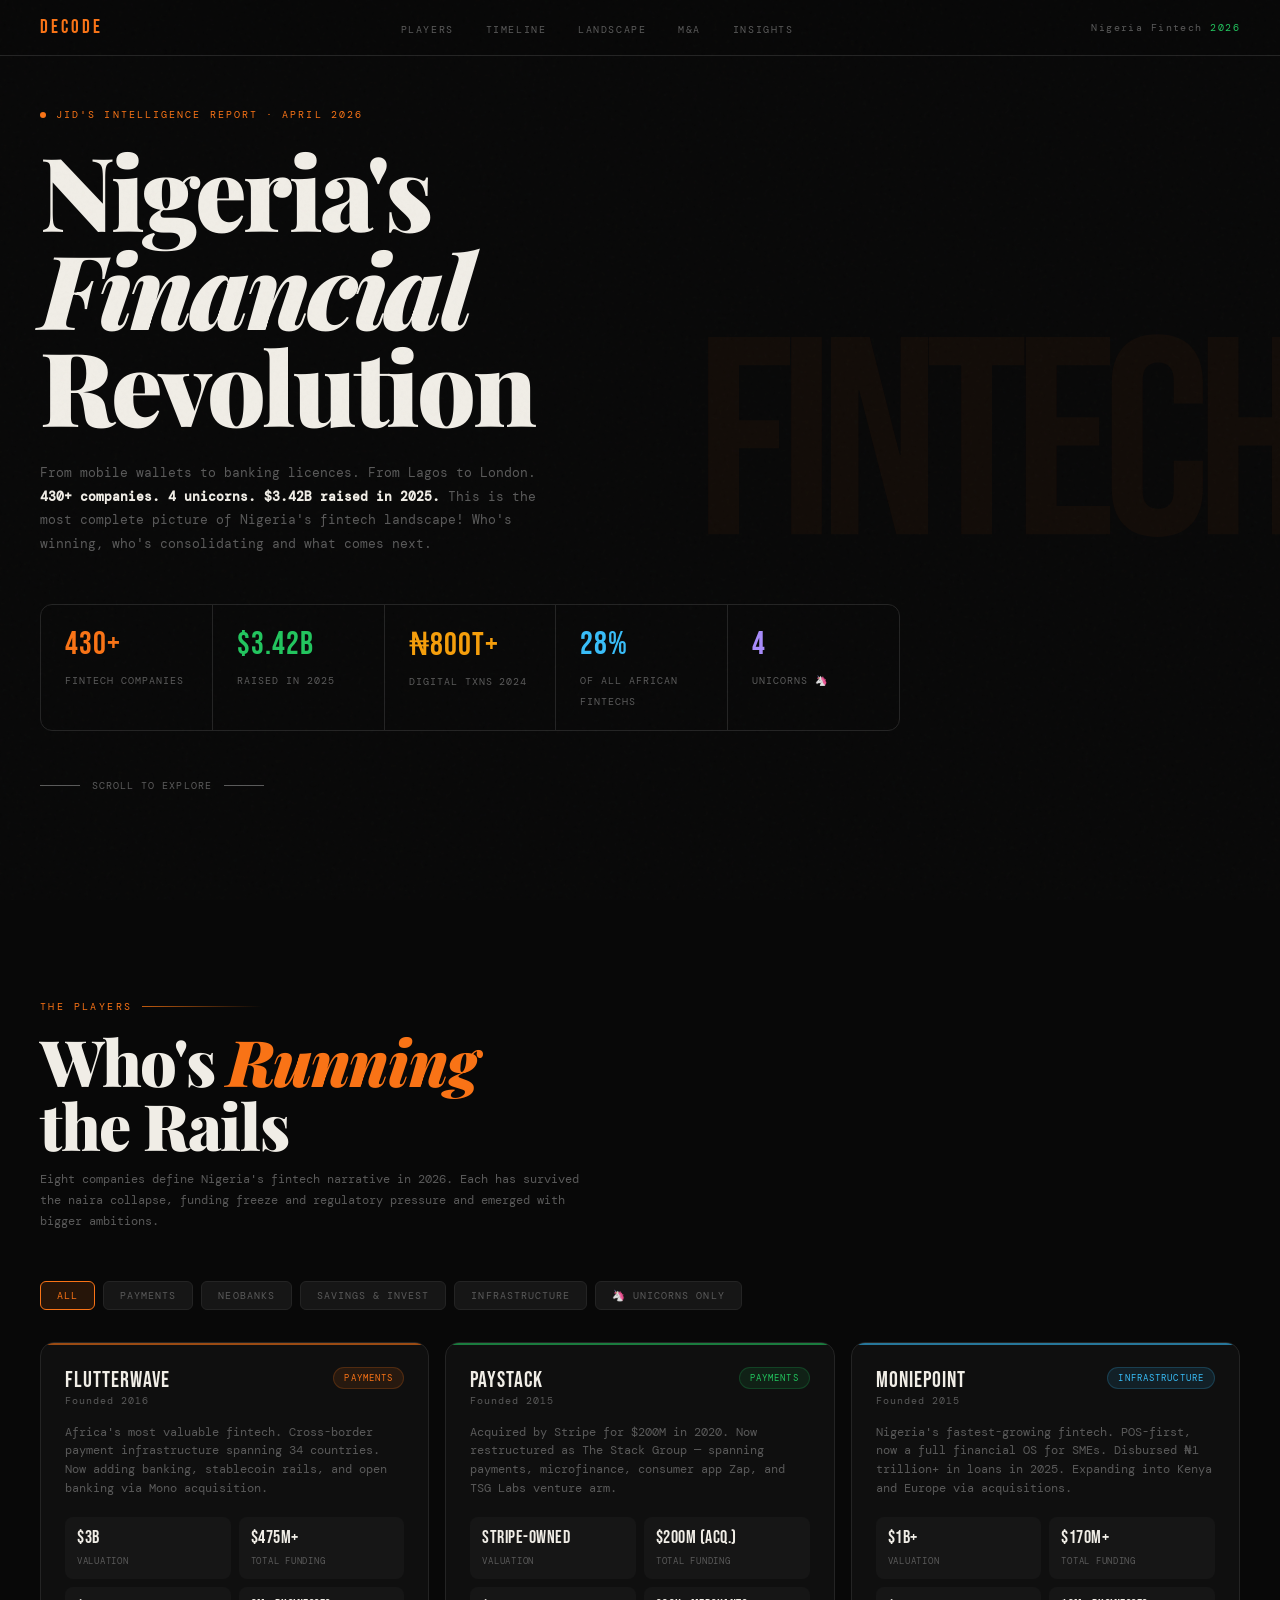
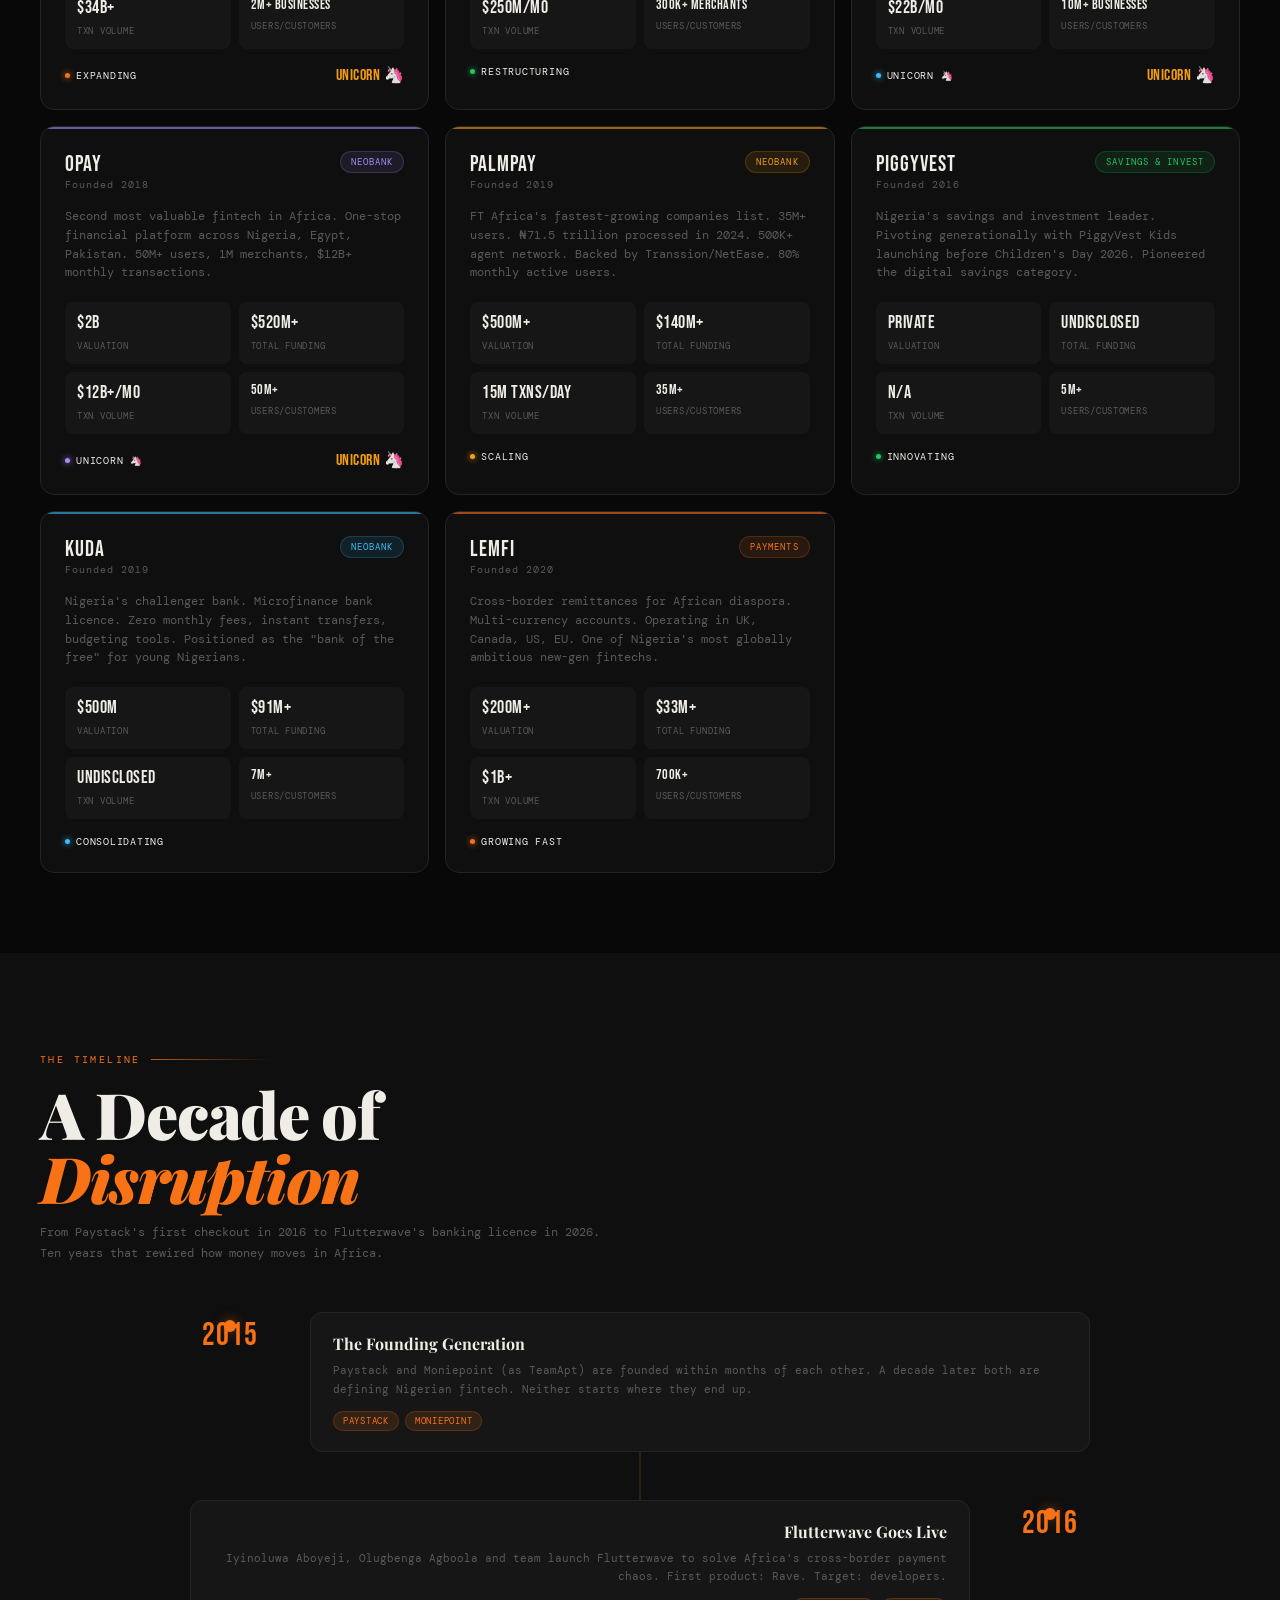
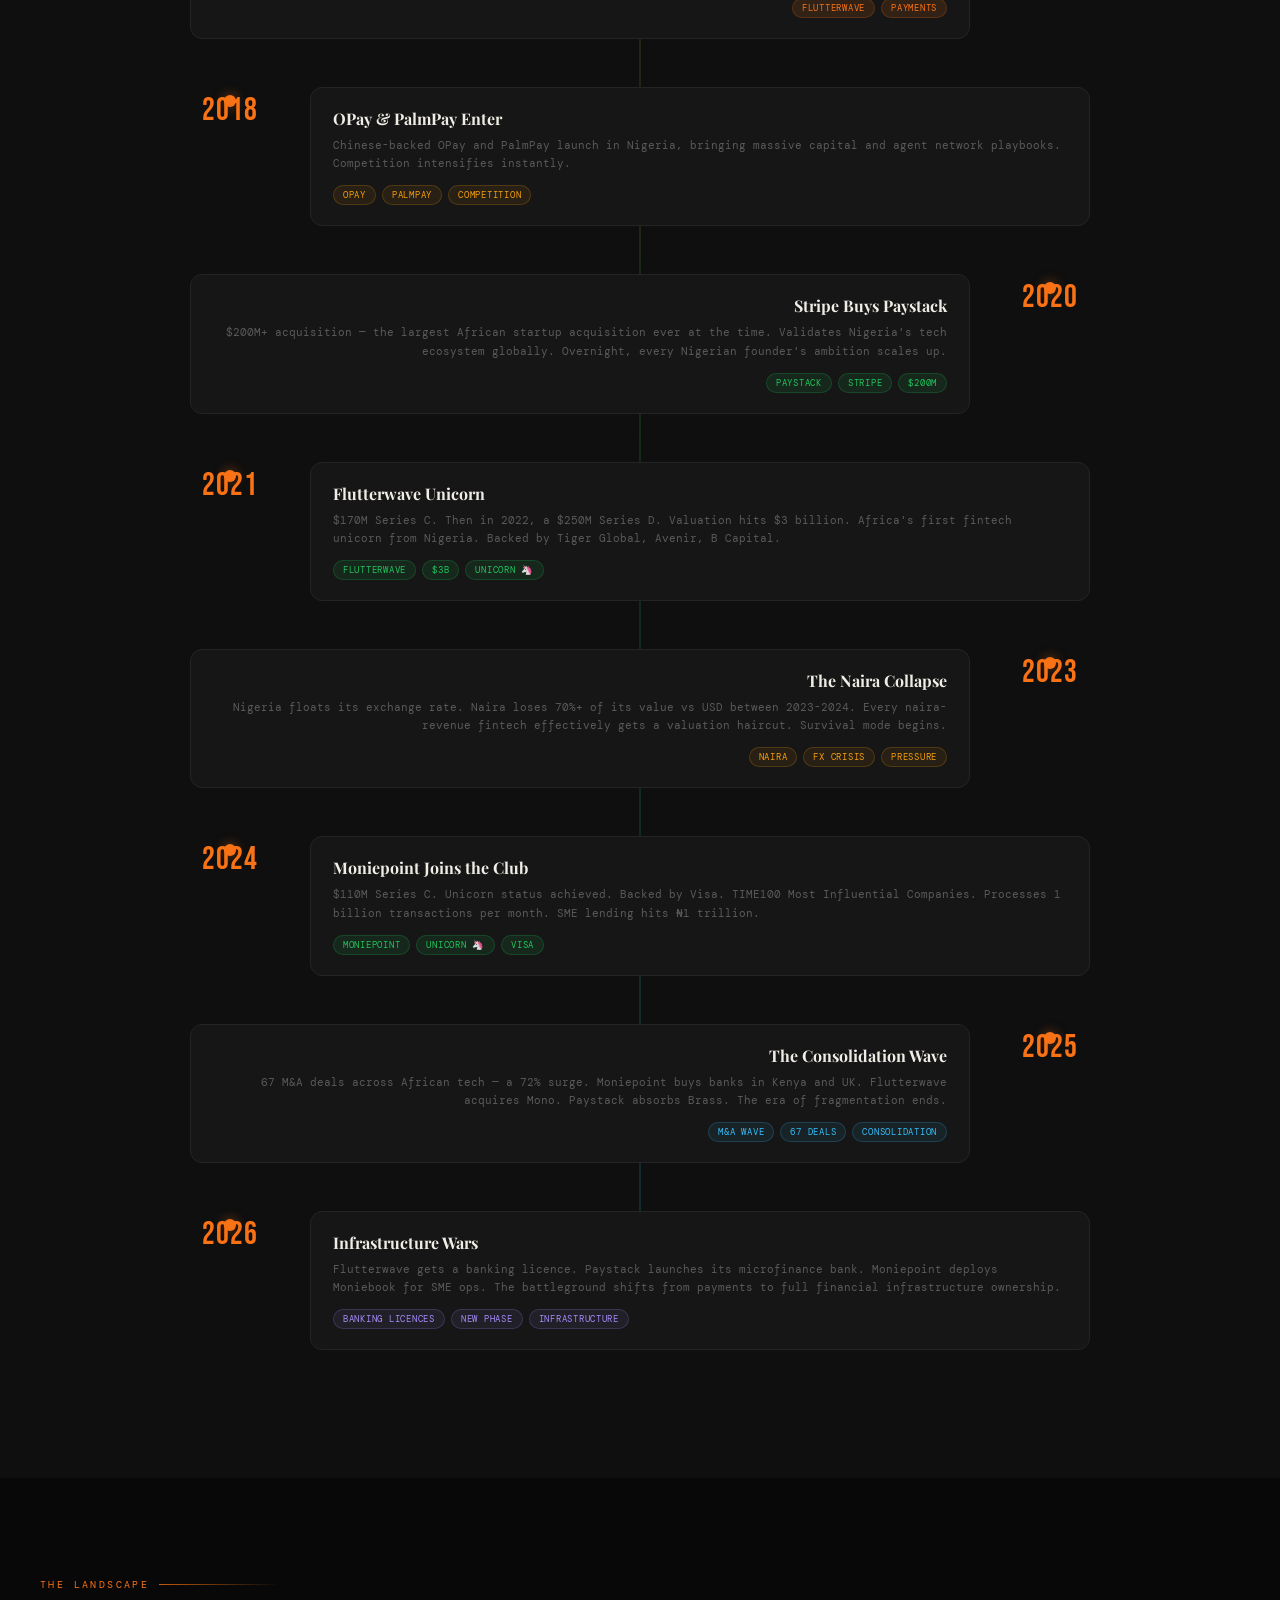
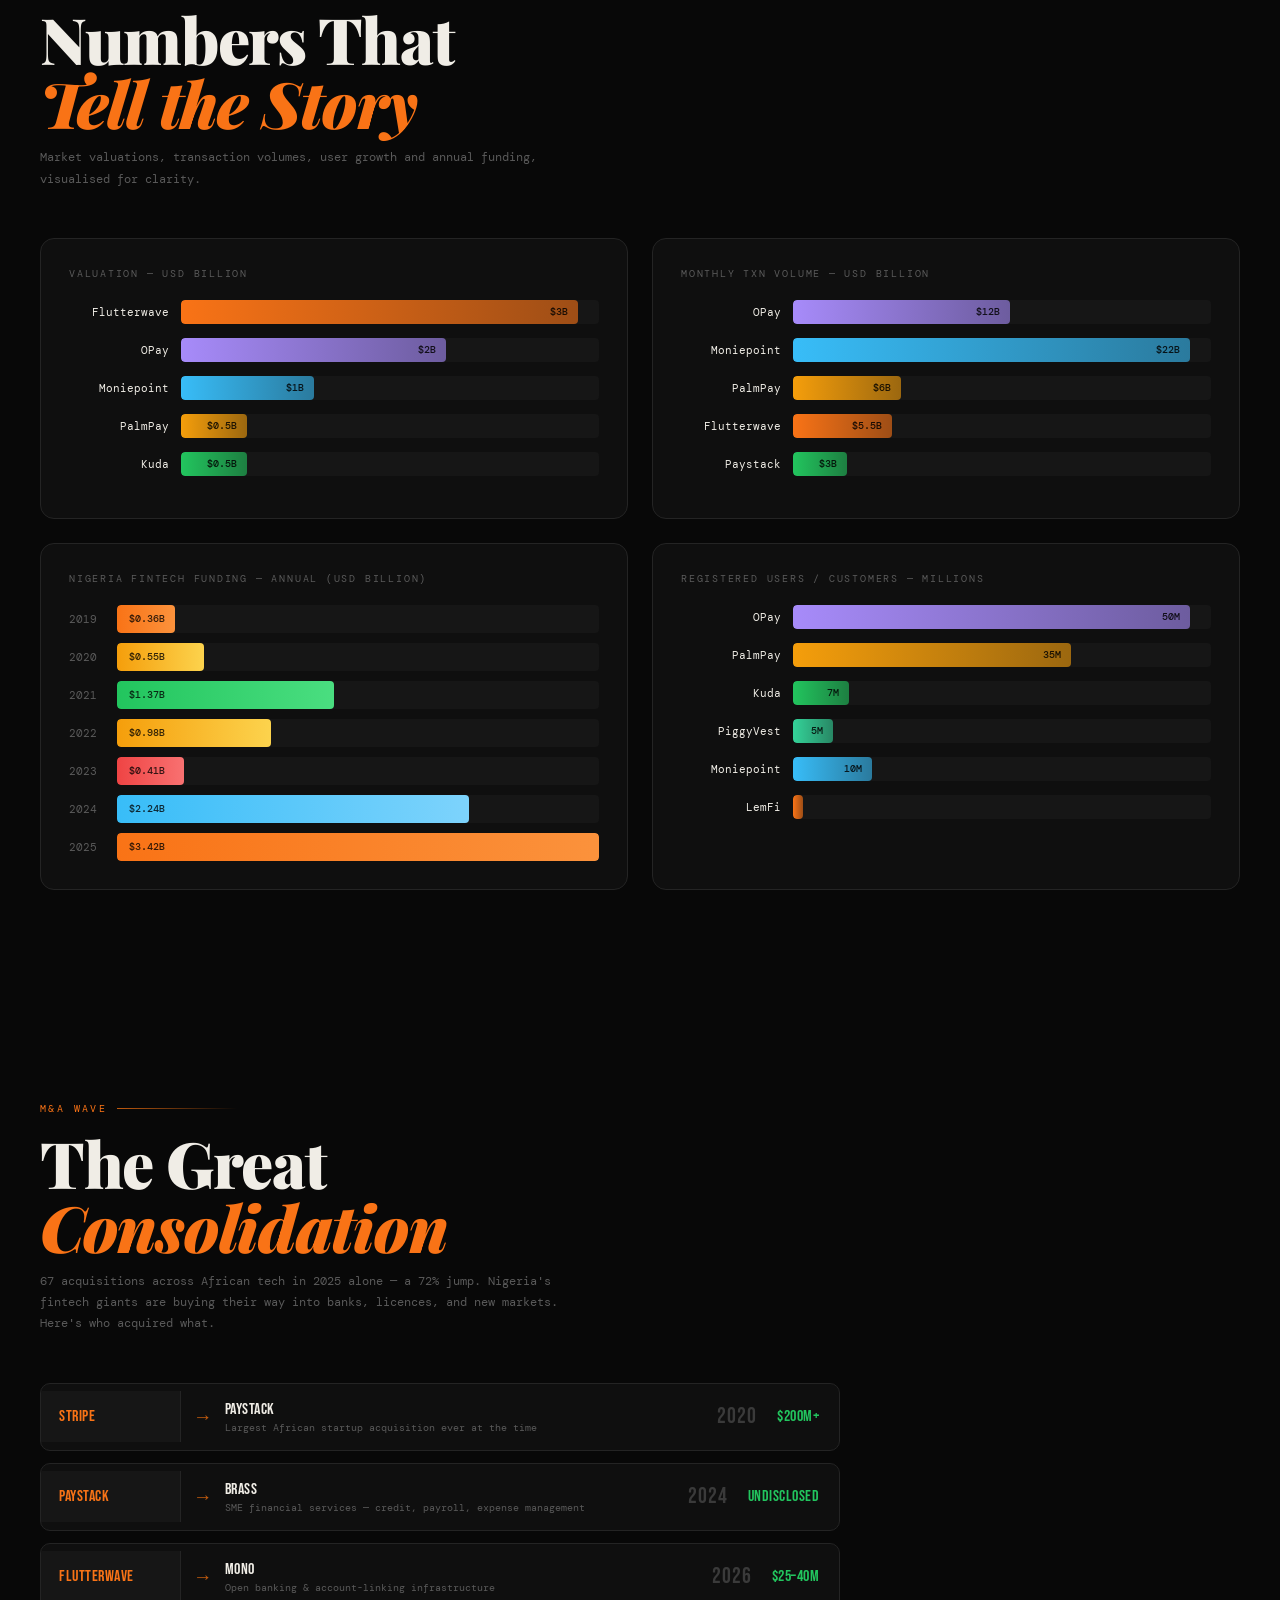
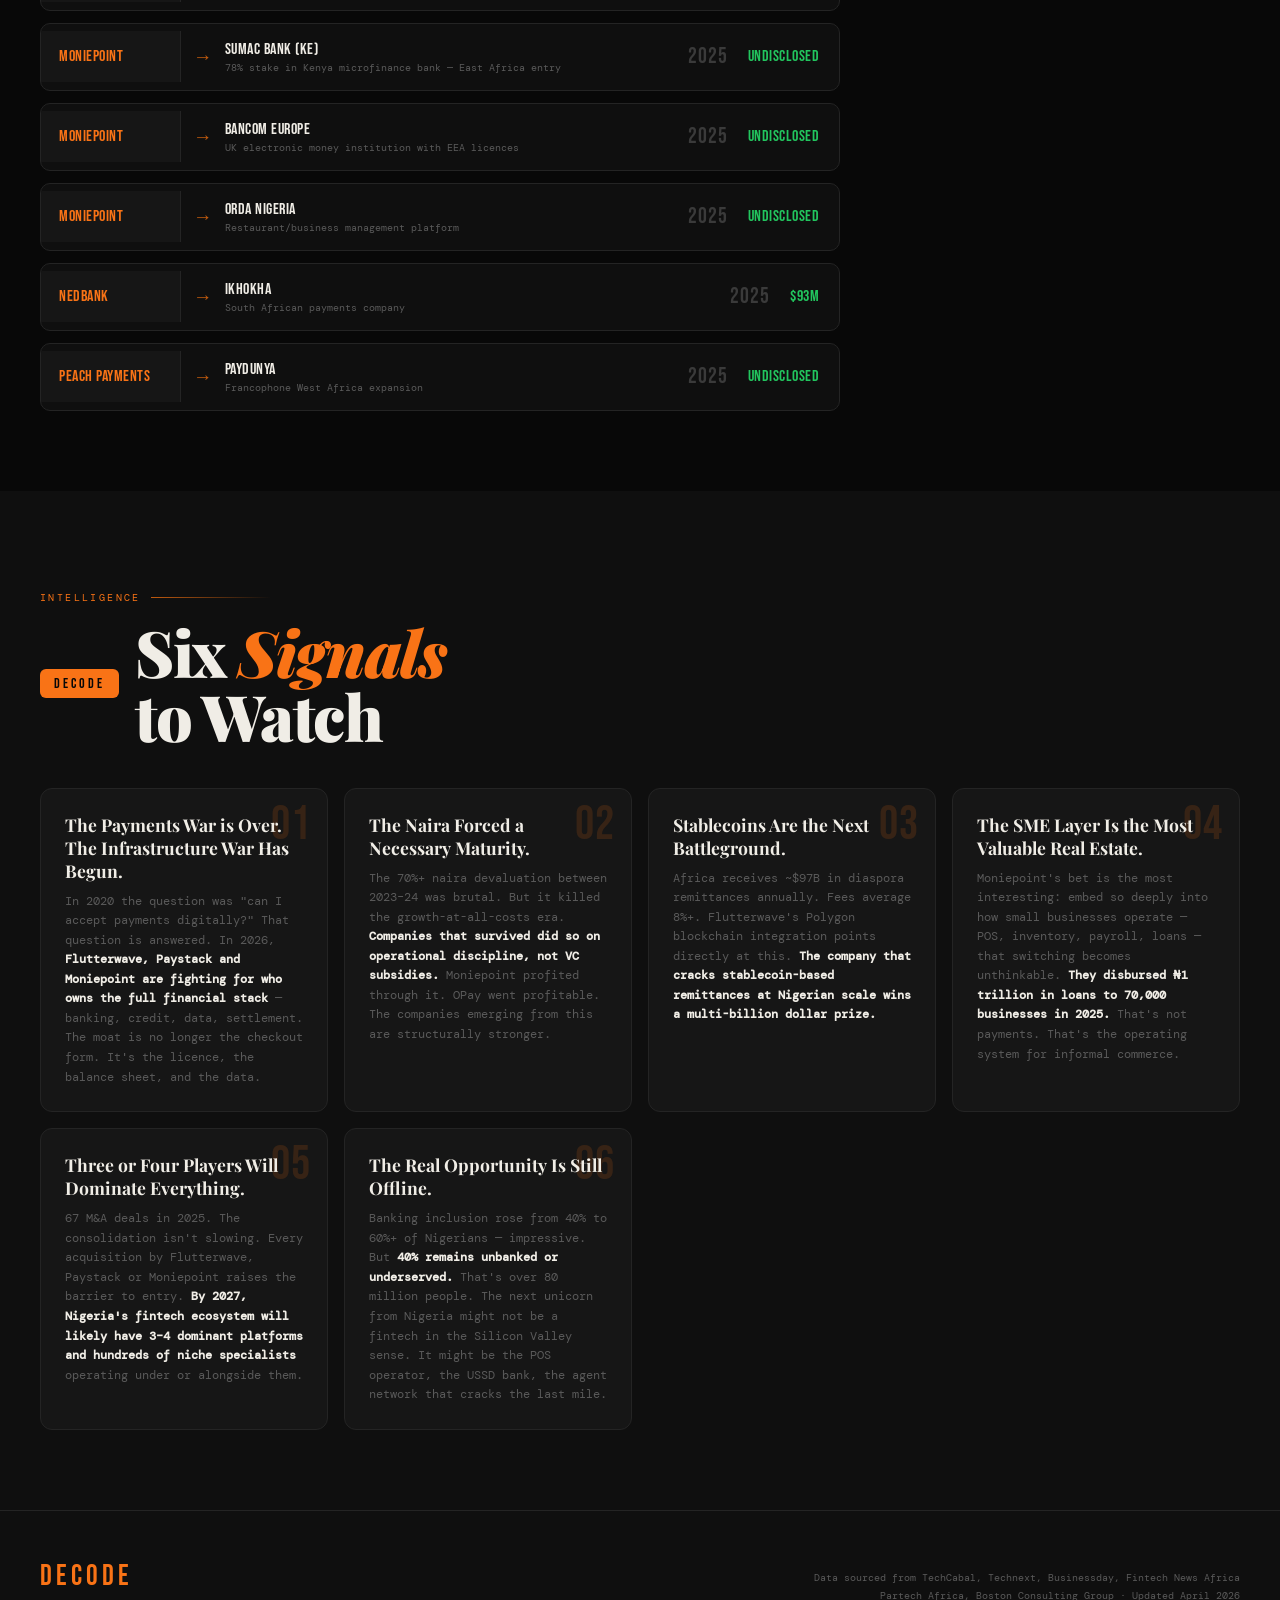
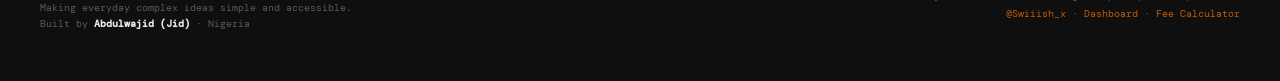
<file: ng-fintech.html>
<!DOCTYPE html>
<html lang="en">
<head>
<meta charset="UTF-8"/>
<meta name="viewport" content="width=device-width,initial-scale=1.0"/>
<title>Jid's Nigerian Fintech Landscape 2026 — DECODE</title>
<link href="https://fonts.googleapis.com/css2?family=Bebas+Neue&family=DM+Mono:wght@300;400;500&family=Playfair+Display:ital,wght@0,700;0,900;1,700&display=swap" rel="stylesheet"/>
<style>
*,*::before,*::after{box-sizing:border-box;margin:0;padding:0}
:root{
  --bg:#080808;
  --surface:#0f0f0f;
  --surface2:#161616;
  --surface3:#1e1e1e;
  --border:#242424;
  --border2:#2e2e2e;
  --text:#f0ede6;
  --muted:#5a5a5a;
  --muted2:#3a3a3a;
  --orange:#f97316;
  --orange-dim:#c05a0e;
  --orange-glow:rgba(249,115,22,0.12);
  --green:#22c55e;
  --green-dim:#16a34a;
  --green-glow:rgba(34,197,94,0.10);
  --red:#ef4444;
  --amber:#f59e0b;
  --blue:#38bdf8;
  --purple:#a78bfa;
}

html{scroll-behavior:smooth}

body{
  background:var(--bg);
  color:var(--text);
  font-family:'DM Mono',monospace;
  overflow-x:hidden;
  cursor:default;
}

/* ── GRAIN ── */
body::after{
  content:'';
  position:fixed;inset:0;
  background-image:url("data:image/svg+xml,%3Csvg viewBox='0 0 256 256' xmlns='http://www.w3.org/2000/svg'%3E%3Cfilter id='n'%3E%3CfeTurbulence type='fractalNoise' baseFrequency='0.85' numOctaves='4' stitchTiles='stitch'/%3E%3C/filter%3E%3Crect width='100%25' height='100%25' filter='url(%23n)' opacity='0.04'/%3E%3C/svg%3E");
  pointer-events:none;z-index:9999;opacity:0.5;
}

/* ── NAV ── */
nav{
  position:fixed;top:0;left:0;right:0;
  z-index:1000;
  display:flex;align-items:center;justify-content:space-between;
  padding:0 40px;
  height:56px;
  background:rgba(8,8,8,0.92);
  backdrop-filter:blur(20px);
  border-bottom:1px solid var(--border);
}
.nav-brand{
  font-family:'Bebas Neue',sans-serif;
  font-size:1.2rem;letter-spacing:3px;
  color:var(--orange);
}
.nav-links{
  display:flex;gap:32px;list-style:none;
}
.nav-links a{
  font-size:0.65rem;letter-spacing:0.15em;text-transform:uppercase;
  color:var(--muted);text-decoration:none;
  transition:color 0.15s;
}
.nav-links a:hover{color:var(--text);}
.nav-tag{
  font-size:0.6rem;letter-spacing:0.15em;
  color:var(--muted);
}
.nav-tag span{color:var(--green);}

/* ── SECTIONS ── */
section{
  min-height:100vh;
  padding:100px 40px 80px;
  position:relative;
  z-index:1;
}

.section-label{
  font-size:0.6rem;letter-spacing:0.25em;text-transform:uppercase;
  color:var(--orange);margin-bottom:16px;
  display:flex;align-items:center;gap:10px;
}
.section-label::after{
  content:'';flex:1;height:1px;
  background:linear-gradient(90deg,var(--orange-dim),transparent);
  max-width:120px;
}

.section-title{
  font-family:'Playfair Display',serif;
  font-size:clamp(2.4rem,5vw,4rem);
  font-weight:900;line-height:1.0;
  letter-spacing:-0.02em;
  margin-bottom:12px;
}
.section-title em{font-style:italic;color:var(--orange);}

.section-sub{
  font-size:0.78rem;color:var(--muted);
  line-height:1.7;max-width:560px;margin-bottom:48px;
}

/* ═══════════════════════════════════════
   HERO
═══════════════════════════════════════ */
#hero{
  min-height:100vh;
  display:flex;flex-direction:column;
  justify-content:center;
  padding-top:80px;
  overflow:hidden;
  position:relative;
}

.hero-bg-text{
  position:absolute;
  right:-20px;top:50%;transform:translateY(-50%);
  font-family:'Bebas Neue',sans-serif;
  font-size:clamp(180px,22vw,320px);
  color:rgba(249,115,22,0.04);
  letter-spacing:-0.05em;
  line-height:1;
  pointer-events:none;
  white-space:nowrap;
  user-select:none;
}

.hero-eyebrow{
  font-size:0.65rem;letter-spacing:0.2em;text-transform:uppercase;
  color:var(--orange);margin-bottom:20px;
  display:flex;align-items:center;gap:10px;
}
.eyebrow-dot{
  width:6px;height:6px;border-radius:50%;
  background:var(--orange);
  animation:blink 2s ease-in-out infinite;
}
@keyframes blink{0%,100%{opacity:1}50%{opacity:0.3}}

.hero-headline{
  font-family:'Playfair Display',serif;
  font-size:clamp(3rem,8vw,7rem);
  font-weight:900;line-height:0.95;
  letter-spacing:-0.03em;
  max-width:900px;
  margin-bottom:28px;
}
.hero-headline .accent{color:var(--orange);}
.hero-headline .italic{font-style:italic;}

.hero-deck{
  font-size:0.82rem;color:var(--muted);
  line-height:1.8;max-width:520px;
  margin-bottom:48px;
}
.hero-deck strong{color:var(--text);}

/* Hero stats bar */
.hero-stats{
  display:flex;gap:0;
  border:1px solid var(--border);
  border-radius:12px;
  overflow:hidden;
  max-width:860px;
  margin-bottom:48px;
}
.hero-stat{
  flex:1;padding:20px 24px;
  border-right:1px solid var(--border);
  position:relative;
  overflow:hidden;
}
.hero-stat:last-child{border-right:none;}
.hero-stat::before{
  content:'';
  position:absolute;bottom:0;left:0;right:0;height:2px;
  background:linear-gradient(90deg,var(--orange),transparent);
  transform:scaleX(0);transform-origin:left;
  transition:transform 0.6s ease;
}
.hero-stat:hover::before{transform:scaleX(1);}
.stat-value{
  font-family:'Bebas Neue',sans-serif;
  font-size:2rem;letter-spacing:1px;
  color:var(--text);
  display:block;margin-bottom:4px;
}
.stat-value.orange{color:var(--orange);}
.stat-value.green{color:var(--green);}
.stat-value.amber{color:var(--amber);}
.stat-value.blue{color:var(--blue);}
.stat-label{font-size:0.62rem;color:var(--muted);letter-spacing:0.1em;text-transform:uppercase;}

.hero-scroll{
  display:flex;align-items:center;gap:12px;
  font-size:0.65rem;letter-spacing:0.1em;text-transform:uppercase;
  color:var(--muted);
  animation:float 3s ease-in-out infinite;
}
@keyframes float{0%,100%{transform:translateY(0)}50%{transform:translateY(6px)}}
.scroll-line{width:40px;height:1px;background:var(--muted);}

/* ═══════════════════════════════════════
   PLAYERS — Company cards
═══════════════════════════════════════ */
#players{background:var(--bg);}

.filter-bar{
  display:flex;gap:8px;flex-wrap:wrap;
  margin-bottom:32px;
}
.filter-btn{
  padding:7px 16px;
  background:var(--surface2);
  border:1px solid var(--border);
  border-radius:6px;
  color:var(--muted);
  font-family:'DM Mono',monospace;
  font-size:0.65rem;letter-spacing:0.1em;text-transform:uppercase;
  cursor:pointer;transition:all 0.15s;
}
.filter-btn:hover{border-color:var(--orange-dim);color:var(--text);}
.filter-btn.active{background:var(--orange-glow);border-color:var(--orange);color:var(--orange);}

.companies-grid{
  display:grid;
  grid-template-columns:repeat(auto-fill,minmax(300px,1fr));
  gap:16px;
}

.company-card{
  background:var(--surface);
  border:1px solid var(--border);
  border-radius:14px;
  padding:24px;
  position:relative;overflow:hidden;
  cursor:pointer;
  transition:all 0.2s ease;
  animation:fadeUp 0.4s ease both;
}
.company-card:hover{
  border-color:var(--border2);
  transform:translateY(-3px);
  box-shadow:0 12px 40px rgba(0,0,0,0.4);
}
.company-card::before{
  content:'';
  position:absolute;top:0;left:0;right:0;height:2px;
  background:var(--card-accent,var(--orange));
  opacity:0.6;
}
.company-card:hover::before{opacity:1;}

.card-top{
  display:flex;justify-content:space-between;align-items:flex-start;
  margin-bottom:16px;
}
.company-name{
  font-family:'Bebas Neue',sans-serif;
  font-size:1.4rem;letter-spacing:1px;
  color:var(--text);
}
.company-founded{
  font-size:0.6rem;color:var(--muted);
  letter-spacing:0.1em;
}
.category-badge{
  font-size:0.58rem;letter-spacing:0.12em;text-transform:uppercase;
  padding:4px 10px;border-radius:20px;
  background:var(--badge-bg,rgba(249,115,22,0.1));
  color:var(--badge-color,var(--orange));
  border:1px solid var(--badge-border,rgba(249,115,22,0.2));
  white-space:nowrap;
}

.company-desc{
  font-size:0.73rem;color:var(--muted);
  line-height:1.6;margin-bottom:20px;
  min-height:56px;
}

.card-metrics{
  display:grid;grid-template-columns:1fr 1fr;gap:8px;
  margin-bottom:16px;
}
.metric{
  background:var(--surface2);
  border-radius:8px;padding:10px 12px;
}
.metric-val{
  font-family:'Bebas Neue',sans-serif;
  font-size:1.1rem;letter-spacing:0.5px;
  color:var(--text);display:block;
}
.metric-key{
  font-size:0.58rem;color:var(--muted);
  letter-spacing:0.08em;text-transform:uppercase;
}

.card-bottom{
  display:flex;align-items:center;justify-content:space-between;
}
.status-chip{
  display:flex;align-items:center;gap:6px;
  font-size:0.6rem;letter-spacing:0.08em;text-transform:uppercase;
}
.status-dot{
  width:5px;height:5px;border-radius:50%;
  background:var(--green);
  box-shadow:0 0 6px var(--green);
}
.valuation-tag{
  font-family:'Bebas Neue',sans-serif;
  font-size:1rem;letter-spacing:0.5px;
  color:var(--amber);
}

@keyframes fadeUp{
  from{opacity:0;transform:translateY(16px);}
  to{opacity:1;transform:translateY(0);}
}

/* ═══════════════════════════════════════
   TIMELINE
═══════════════════════════════════════ */
#timeline{background:var(--surface);}

.timeline-wrap{
  position:relative;
  max-width:900px;
  margin:0 auto;
}
.timeline-line{
  position:absolute;
  left:50%;transform:translateX(-50%);
  top:0;bottom:0;width:1px;
  background:linear-gradient(180deg,var(--orange),var(--green),var(--blue));
  opacity:0.3;
}

.timeline-item{
  display:flex;gap:40px;align-items:flex-start;
  margin-bottom:48px;
  position:relative;
}
.timeline-item:nth-child(even){flex-direction:row-reverse;}
.timeline-item:nth-child(even) .tl-content{text-align:right;}
.timeline-item:nth-child(even) .tl-tags{justify-content:flex-end;}

.tl-year{
  flex-shrink:0;width:80px;text-align:center;
  font-family:'Bebas Neue',sans-serif;
  font-size:2rem;letter-spacing:1px;
  color:var(--orange);
  position:relative;z-index:1;
  padding-top:4px;
}
.tl-dot{
  width:12px;height:12px;border-radius:50%;
  background:var(--orange);
  position:absolute;
  left:50%;top:8px;transform:translateX(-50%);
  box-shadow:0 0 12px rgba(249,115,22,0.5);
  z-index:2;
}

.tl-content{
  flex:1;
  background:var(--surface2);
  border:1px solid var(--border);
  border-radius:12px;
  padding:20px 22px;
}
.tl-event{
  font-family:'Playfair Display',serif;
  font-size:1rem;font-weight:700;
  color:var(--text);margin-bottom:8px;
}
.tl-detail{
  font-size:0.71rem;color:var(--muted);
  line-height:1.6;margin-bottom:12px;
}
.tl-tags{
  display:flex;gap:6px;flex-wrap:wrap;
}
.tl-tag{
  font-size:0.58rem;letter-spacing:0.08em;text-transform:uppercase;
  padding:3px 9px;border-radius:20px;
  background:var(--orange-glow);color:var(--orange);
  border:1px solid rgba(249,115,22,0.2);
}
.tl-tag.green{background:var(--green-glow);color:var(--green);border-color:rgba(34,197,94,0.2);}
.tl-tag.blue{background:rgba(56,189,248,0.08);color:var(--blue);border-color:rgba(56,189,248,0.2);}
.tl-tag.amber{background:rgba(245,158,11,0.08);color:var(--amber);border-color:rgba(245,158,11,0.2);}
.tl-tag.purple{background:rgba(167,139,250,0.08);color:var(--purple);border-color:rgba(167,139,250,0.2);}

/* ═══════════════════════════════════════
   LANDSCAPE — Visual comparison
═══════════════════════════════════════ */
#landscape{background:var(--bg);}

.landscape-grid{
  display:grid;
  grid-template-columns:1fr 1fr;
  gap:24px;
  margin-bottom:32px;
}

.landscape-card{
  background:var(--surface);
  border:1px solid var(--border);
  border-radius:14px;
  padding:28px;
  overflow:hidden;
}

/* Bar chart */
.bar-section-title{
  font-size:0.62rem;letter-spacing:0.18em;text-transform:uppercase;
  color:var(--muted);margin-bottom:20px;
}
.bar-chart-row{
  display:flex;align-items:center;gap:12px;
  margin-bottom:14px;
}
.bar-name{
  font-size:0.7rem;color:var(--text);
  width:100px;flex-shrink:0;text-align:right;
}
.bar-track{
  flex:1;height:24px;
  background:var(--surface2);
  border-radius:4px;overflow:hidden;
  position:relative;
}
.bar-fill{
  height:100%;border-radius:4px;
  display:flex;align-items:center;
  justify-content:flex-end;padding-right:10px;
  transition:width 1.2s cubic-bezier(0.34,1.56,0.64,1);
  width:0;
}
.bar-fill span{
  font-family:'DM Mono',monospace;
  font-size:0.65rem;font-weight:500;
  color:rgba(0,0,0,0.85);
  white-space:nowrap;
}

/* Radar / quadrant map */
.quadrant-wrap{
  position:relative;
  width:100%;aspect-ratio:1;
  max-height:380px;
  margin:0 auto;
}
.quadrant-svg{width:100%;height:100%;}

/* Funding flow */
.funding-bars{display:flex;flex-direction:column;gap:10px;}
.funding-year-row{
  display:flex;align-items:center;gap:12px;
}
.funding-year-lbl{
  font-size:0.68rem;color:var(--muted);
  width:36px;flex-shrink:0;
}
.funding-bar-track{
  flex:1;height:28px;
  background:var(--surface2);border-radius:4px;overflow:hidden;
}
.funding-bar-fill{
  height:100%;border-radius:4px;
  display:flex;align-items:center;padding-left:12px;
  transition:width 1.2s cubic-bezier(0.34,1.56,0.64,1);width:0;
}
.funding-bar-fill span{
  font-size:0.63rem;font-family:'DM Mono',monospace;
  color:rgba(0,0,0,0.8);font-weight:500;
}
.funding-bar-fill.orange{background:linear-gradient(90deg,var(--orange),#fb923c);}
.funding-bar-fill.green{background:linear-gradient(90deg,var(--green),#4ade80);}
.funding-bar-fill.amber{background:linear-gradient(90deg,var(--amber),#fcd34d);}
.funding-bar-fill.blue{background:linear-gradient(90deg,var(--blue),#7dd3fc);}
.funding-bar-fill.red{background:linear-gradient(90deg,var(--red),#f87171);}
.funding-bar-fill.purple{background:linear-gradient(90deg,var(--purple),#c4b5fd);}

/* ═══════════════════════════════════════
   INSIGHTS — DECODE section
═══════════════════════════════════════ */
#insights{
  background:var(--surface);
}

.decode-header{
  display:flex;align-items:center;gap:16px;
  margin-bottom:40px;
}
.decode-badge{
  background:var(--orange);
  color:#080808;
  font-family:'Bebas Neue',sans-serif;
  font-size:0.9rem;letter-spacing:3px;
  padding:6px 14px;border-radius:6px;
}

.insights-grid{
  display:grid;
  grid-template-columns:repeat(auto-fill,minmax(280px,1fr));
  gap:16px;
}

.insight-card{
  background:var(--surface2);
  border:1px solid var(--border);
  border-radius:12px;padding:24px;
  position:relative;overflow:hidden;
  transition:all 0.2s ease;
}
.insight-card:hover{
  border-color:var(--orange-dim);
  transform:translateY(-2px);
}
.insight-card::after{
  content:'';
  position:absolute;bottom:0;left:0;right:0;height:1px;
  background:linear-gradient(90deg,var(--orange),transparent);
  opacity:0;transition:opacity 0.2s;
}
.insight-card:hover::after{opacity:1;}

.insight-number{
  font-family:'Bebas Neue',sans-serif;
  font-size:3rem;letter-spacing:1px;
  color:rgba(249,115,22,0.15);
  position:absolute;right:16px;top:12px;
  line-height:1;
}
.insight-title{
  font-family:'Playfair Display',serif;
  font-size:1.1rem;font-weight:700;
  color:var(--text);margin-bottom:10px;
  position:relative;z-index:1;
}
.insight-body{
  font-size:0.72rem;color:var(--muted);
  line-height:1.7;
  position:relative;z-index:1;
}
.insight-body strong{color:var(--text);}

/* ═══════════════════════════════════════
   M&A MAP
═══════════════════════════════════════ */
#acquisitions{background:var(--bg);}

.ma-list{
  display:flex;flex-direction:column;gap:12px;
  max-width:800px;
}
.ma-row{
  display:flex;align-items:center;gap:0;
  background:var(--surface);
  border:1px solid var(--border);
  border-radius:10px;
  overflow:hidden;
  transition:border-color 0.15s;
  animation:fadeUp 0.3s ease both;
}
.ma-row:hover{border-color:var(--orange-dim);}
.ma-acquirer{
  flex-shrink:0;width:140px;
  background:var(--surface2);
  padding:16px 18px;
  font-family:'Bebas Neue',sans-serif;
  font-size:1rem;letter-spacing:0.5px;
  color:var(--orange);
  border-right:1px solid var(--border);
}
.ma-arrow{
  flex-shrink:0;padding:0 16px;
  font-size:1.2rem;color:var(--orange-dim);
}
.ma-target{
  flex:1;padding:16px 0;
}
.ma-target-name{
  font-family:'Bebas Neue',sans-serif;
  font-size:1rem;letter-spacing:0.5px;color:var(--text);
}
.ma-target-detail{
  font-size:0.65rem;color:var(--muted);margin-top:2px;
}
.ma-year{
  flex-shrink:0;padding:0 20px;
  font-family:'Bebas Neue',sans-serif;
  font-size:1.4rem;color:var(--muted2);
  letter-spacing:1px;
}
.ma-amount{
  flex-shrink:0;padding:0 20px 0 0;
  font-family:'Bebas Neue',sans-serif;
  font-size:1rem;letter-spacing:0.5px;
  color:var(--green);
}

/* ═══════════════════════════════════════
   FOOTER
═══════════════════════════════════════ */
footer{
  background:var(--surface);
  border-top:1px solid var(--border);
  padding:48px 40px;
  display:flex;align-items:center;justify-content:space-between;
  flex-wrap:wrap;gap:20px;
}
.footer-brand{
  font-family:'Bebas Neue',sans-serif;
  font-size:1.8rem;letter-spacing:4px;
  color:var(--orange);
}
.footer-meta{
  font-size:0.65rem;color:var(--muted);
  line-height:1.7;text-align:right;
}
.footer-meta a{color:var(--orange-dim);text-decoration:none;}

/* ═══════════════════════════════════════
   RESPONSIVE
═══════════════════════════════════════ */
@media(max-width:900px){
  nav{padding:0 20px;}
  .nav-links{display:none;}
  section{padding:80px 20px 60px;}
  .hero-headline{font-size:clamp(2.2rem,8vw,3.5rem);}
  .hero-stats{flex-wrap:wrap;}
  .hero-stat{min-width:150px;}
  .landscape-grid{grid-template-columns:1fr;}
  .timeline-item{flex-direction:column!important;}
  .timeline-item:nth-child(even) .tl-content{text-align:left;}
  .timeline-item:nth-child(even) .tl-tags{justify-content:flex-start;}
  .timeline-line{display:none;}
  .tl-year{align-self:flex-start;}
  .ma-acquirer{width:110px;font-size:0.85rem;}
  footer{flex-direction:column;text-align:center;}
  .footer-meta{text-align:center;}
}

/* scroll reveal */
.reveal{opacity:0;transform:translateY(24px);transition:opacity 0.55s ease,transform 0.55s ease;}
.reveal.visible{opacity:1;transform:translateY(0);}

/* scrollbar */
::-webkit-scrollbar{width:4px;}
::-webkit-scrollbar-track{background:var(--bg);}
::-webkit-scrollbar-thumb{background:var(--border2);border-radius:4px;}
::-webkit-scrollbar-thumb:hover{background:var(--orange-dim);}
</style>
</head>
<body>

<!-- NAV -->
<nav>
  <div class="nav-brand">DECODE</div>
  <ul class="nav-links">
    <li><a href="#players">Players</a></li>
    <li><a href="#timeline">Timeline</a></li>
    <li><a href="#landscape">Landscape</a></li>
    <li><a href="#acquisitions">M&A</a></li>
    <li><a href="#insights">Insights</a></li>
  </ul>
  <div class="nav-tag">Nigeria Fintech <span>2026</span></div>
</nav>

<!-- ═══ HERO ═══ -->
<section id="hero">
  <div class="hero-bg-text">FINTECH</div>

  <div class="hero-eyebrow">
    <div class="eyebrow-dot"></div>
    JID's Intelligence Report · April 2026
  </div>

  <h1 class="hero-headline">
    Nigeria's<br/>
    <em>Financial</em><br/>
    Revolution
  </h1>

  <p class="hero-deck">
    From mobile wallets to banking licences. From Lagos to London.
    <strong>430+ companies. 4 unicorns. $3.42B raised in 2025.</strong>
    This is the most complete picture of Nigeria's fintech landscape! Who's winning, who's consolidating and what comes next.
  </p>

  <div class="hero-stats">
    <div class="hero-stat">
      <span class="stat-value orange" data-count="430" data-suffix="+">430+</span>
      <span class="stat-label">Fintech Companies</span>
    </div>
    <div class="hero-stat">
      <span class="stat-value green" data-count="3.42" data-prefix="$" data-suffix="B">$3.42B</span>
      <span class="stat-label">Raised in 2025</span>
    </div>
    <div class="hero-stat">
      <span class="stat-value amber" data-count="800" data-prefix="₦" data-suffix="T+">₦800T+</span>
      <span class="stat-label">Digital Txns 2024</span>
    </div>
    <div class="hero-stat">
      <span class="stat-value blue" data-count="28" data-suffix="%">28%</span>
      <span class="stat-label">of All African Fintechs</span>
    </div>
    <div class="hero-stat">
      <span class="stat-value" style="color:var(--purple)" data-count="4">4</span>
      <span class="stat-label">Unicorns 🦄</span>
    </div>
  </div>

  <div class="hero-scroll">
    <div class="scroll-line"></div>
    Scroll to explore
    <div class="scroll-line"></div>
  </div>
</section>

<!-- ═══ PLAYERS ═══ -->
<section id="players">
  <div class="section-label">The Players</div>
  <h2 class="section-title">Who's <em>Running</em><br/>the Rails</h2>
  <p class="section-sub">Eight companies define Nigeria's fintech narrative in 2026. Each has survived the naira collapse, funding freeze and regulatory pressure and emerged with bigger ambitions.</p>

  <div class="filter-bar">
    <button class="filter-btn active" onclick="filterCards('all',this)">All</button>
    <button class="filter-btn" onclick="filterCards('payments',this)">Payments</button>
    <button class="filter-btn" onclick="filterCards('neobank',this)">Neobanks</button>
    <button class="filter-btn" onclick="filterCards('savings',this)">Savings & Invest</button>
    <button class="filter-btn" onclick="filterCards('infrastructure',this)">Infrastructure</button>
    <button class="filter-btn" onclick="filterCards('unicorn',this)">🦄 Unicorns Only</button>
  </div>

  <div class="companies-grid" id="companiesGrid"></div>
</section>

<!-- ═══ TIMELINE ═══ -->
<section id="timeline">
  <div class="section-label">The Timeline</div>
  <h2 class="section-title">A Decade of<br/><em>Disruption</em></h2>
  <p class="section-sub">From Paystack's first checkout in 2016 to Flutterwave's banking licence in 2026. Ten years that rewired how money moves in Africa.</p>

  <div class="timeline-wrap">
    <div class="timeline-line"></div>
    <div id="timelineItems"></div>
  </div>
</section>

<!-- ═══ LANDSCAPE ═══ -->
<section id="landscape">
  <div class="section-label">The Landscape</div>
  <h2 class="section-title">Numbers That<br/><em>Tell the Story</em></h2>
  <p class="section-sub">Market valuations, transaction volumes, user growth and annual funding, visualised for clarity.</p>

  <div class="landscape-grid">
    <!-- Valuation chart -->
    <div class="landscape-card reveal">
      <div class="bar-section-title">Valuation — USD Billion</div>
      <div id="valuationChart"></div>
    </div>
    <!-- Transaction volume chart -->
    <div class="landscape-card reveal">
      <div class="bar-section-title">Monthly Txn Volume — USD Billion</div>
      <div id="volumeChart"></div>
    </div>
    <!-- Funding by year -->
    <div class="landscape-card reveal">
      <div class="bar-section-title">Nigeria Fintech Funding — Annual (USD Billion)</div>
      <div class="funding-bars" id="fundingChart"></div>
    </div>
    <!-- Users chart -->
    <div class="landscape-card reveal">
      <div class="bar-section-title">Registered Users / Customers — Millions</div>
      <div id="usersChart"></div>
    </div>
  </div>
</section>

<!-- ═══ M&A MAP ═══ -->
<section id="acquisitions">
  <div class="section-label">M&A Wave</div>
  <h2 class="section-title">The Great<br/><em>Consolidation</em></h2>
  <p class="section-sub">67 acquisitions across African tech in 2025 alone — a 72% jump. Nigeria's fintech giants are buying their way into banks, licences, and new markets. Here's who acquired what.</p>

  <div class="ma-list" id="maList"></div>
</section>

<!-- ═══ INSIGHTS ═══ -->
<section id="insights">
  <div class="section-label">Intelligence</div>
  <div class="decode-header">
    <div class="decode-badge">DECODE</div>
    <h2 class="section-title" style="margin-bottom:0;">Six <em>Signals</em><br/>to Watch</h2>
  </div>

  <div class="insights-grid" id="insightsGrid"></div>
</section>

<!-- FOOTER -->
<footer>
  <div>
    <div class="footer-brand">DECODE</div>
    <div style="font-size:0.65rem;color:var(--muted);margin-top:6px;max-width:320px;line-height:1.6;">
      Making everyday complex ideas simple and accessible.<br/>
      Built by <strong style="color:var(--text)">Abdulwajid (Jid)</strong> · Nigeria
    </div>
  </div>
  <div class="footer-meta">
    Data sourced from TechCabal, Technext, Businessday, Fintech News Africa<br/>
    Partech Africa, Boston Consulting Group · Updated April 2026<br/>
    <a href="https://x.com/Swiiish_x" target="_blank">@Swiiish_x</a> ·
    <a href="https://mypersonaldashboard.vercel.app" target="_blank">Dashboard</a> ·
    <a href="https://jidspaymentfeecalcv4.vercel.app" target="_blank">Fee Calculator</a>
  </div>
</footer>

<script>
// ══════════════════════════════════════════════
// DATA
// ══════════════════════════════════════════════

const COMPANIES = [
  {
    name: 'Flutterwave',
    founded: '2016',
    category: 'payments',
    desc: 'Africa\'s most valuable fintech. Cross-border payment infrastructure spanning 34 countries. Now adding banking, stablecoin rails, and open banking via Mono acquisition.',
    valuation: '$3B',
    funding: '$475M+',
    txnVol: '$34B+',
    users: '2M+ businesses',
    status: 'Expanding',
    unicorn: true,
    accentColor: '#f97316',
    badgeBg: 'rgba(249,115,22,0.1)',
    badgeColor: '#f97316',
    badgeBorder: 'rgba(249,115,22,0.2)',
    badgeLabel: 'Payments',
  },
  {
    name: 'Paystack',
    founded: '2015',
    category: 'payments',
    desc: 'Acquired by Stripe for $200M in 2020. Now restructured as The Stack Group — spanning payments, microfinance, consumer app Zap, and TSG Labs venture arm.',
    valuation: 'Stripe-owned',
    funding: '$200M (acq.)',
    txnVol: '$250M/mo',
    users: '300K+ merchants',
    status: 'Restructuring',
    unicorn: false,
    accentColor: '#22c55e',
    badgeBg: 'rgba(34,197,94,0.1)',
    badgeColor: '#22c55e',
    badgeBorder: 'rgba(34,197,94,0.2)',
    badgeLabel: 'Payments',
  },
  {
    name: 'Moniepoint',
    founded: '2015',
    category: 'infrastructure',
    desc: 'Nigeria\'s fastest-growing fintech. POS-first, now a full financial OS for SMEs. Disbursed ₦1 trillion+ in loans in 2025. Expanding into Kenya and Europe via acquisitions.',
    valuation: '$1B+',
    funding: '$170M+',
    txnVol: '$22B/mo',
    users: '10M+ businesses',
    status: 'Unicorn 🦄',
    unicorn: true,
    accentColor: '#38bdf8',
    badgeBg: 'rgba(56,189,248,0.1)',
    badgeColor: '#38bdf8',
    badgeBorder: 'rgba(56,189,248,0.2)',
    badgeLabel: 'Infrastructure',
  },
  {
    name: 'OPay',
    founded: '2018',
    category: 'neobank',
    desc: 'Second most valuable fintech in Africa. One-stop financial platform across Nigeria, Egypt, Pakistan. 50M+ users, 1M merchants, $12B+ monthly transactions.',
    valuation: '$2B',
    funding: '$520M+',
    txnVol: '$12B+/mo',
    users: '50M+',
    status: 'Unicorn 🦄',
    unicorn: true,
    accentColor: '#a78bfa',
    badgeBg: 'rgba(167,139,250,0.1)',
    badgeColor: '#a78bfa',
    badgeBorder: 'rgba(167,139,250,0.2)',
    badgeLabel: 'Neobank',
  },
  {
    name: 'PalmPay',
    founded: '2019',
    category: 'neobank',
    desc: 'FT Africa\'s fastest-growing companies list. 35M+ users. ₦71.5 trillion processed in 2024. 500K+ agent network. Backed by Transsion/NetEase. 80% monthly active users.',
    valuation: '$500M+',
    funding: '$140M+',
    txnVol: '15M txns/day',
    users: '35M+',
    status: 'Scaling',
    unicorn: false,
    accentColor: '#f59e0b',
    badgeBg: 'rgba(245,158,11,0.1)',
    badgeColor: '#f59e0b',
    badgeBorder: 'rgba(245,158,11,0.2)',
    badgeLabel: 'Neobank',
  },
  {
    name: 'PiggyVest',
    founded: '2016',
    category: 'savings',
    desc: 'Nigeria\'s savings and investment leader. Pivoting generationally with PiggyVest Kids launching before Children\'s Day 2026. Pioneered the digital savings category.',
    valuation: 'Private',
    funding: 'Undisclosed',
    txnVol: 'N/A',
    users: '5M+',
    status: 'Innovating',
    unicorn: false,
    accentColor: '#22c55e',
    badgeBg: 'rgba(34,197,94,0.1)',
    badgeColor: '#22c55e',
    badgeBorder: 'rgba(34,197,94,0.2)',
    badgeLabel: 'Savings & Invest',
  },
  {
    name: 'Kuda',
    founded: '2019',
    category: 'neobank',
    desc: 'Nigeria\'s challenger bank. Microfinance bank licence. Zero monthly fees, instant transfers, budgeting tools. Positioned as the "bank of the free" for young Nigerians.',
    valuation: '$500M',
    funding: '$91M+',
    txnVol: 'Undisclosed',
    users: '7M+',
    status: 'Consolidating',
    unicorn: false,
    accentColor: '#38bdf8',
    badgeBg: 'rgba(56,189,248,0.1)',
    badgeColor: '#38bdf8',
    badgeBorder: 'rgba(56,189,248,0.2)',
    badgeLabel: 'Neobank',
  },
  {
    name: 'LemFi',
    founded: '2020',
    category: 'payments',
    desc: 'Cross-border remittances for African diaspora. Multi-currency accounts. Operating in UK, Canada, US, EU. One of Nigeria\'s most globally ambitious new-gen fintechs.',
    valuation: '$200M+',
    funding: '$33M+',
    txnVol: '$1B+',
    users: '700K+',
    status: 'Growing Fast',
    unicorn: false,
    accentColor: '#f97316',
    badgeBg: 'rgba(249,115,22,0.1)',
    badgeColor: '#f97316',
    badgeBorder: 'rgba(249,115,22,0.2)',
    badgeLabel: 'Payments',
  },
];

const TIMELINE_EVENTS = [
  { year: '2015', event: 'The Founding Generation', detail: 'Paystack and Moniepoint (as TeamApt) are founded within months of each other. A decade later both are defining Nigerian fintech. Neither starts where they end up.', tags: ['Paystack', 'Moniepoint'] },
  { year: '2016', event: 'Flutterwave Goes Live', detail: 'Iyinoluwa Aboyeji, Olugbenga Agboola and team launch Flutterwave to solve Africa\'s cross-border payment chaos. First product: Rave. Target: developers.', tags: ['Flutterwave', 'Payments'] },
  { year: '2018', event: 'OPay & PalmPay Enter', detail: 'Chinese-backed OPay and PalmPay launch in Nigeria, bringing massive capital and agent network playbooks. Competition intensifies instantly.', tags: ['OPay', 'PalmPay', 'Competition'], tagType: 'amber' },
  { year: '2020', event: 'Stripe Buys Paystack', detail: '$200M+ acquisition — the largest African startup acquisition ever at the time. Validates Nigeria\'s tech ecosystem globally. Overnight, every Nigerian founder\'s ambition scales up.', tags: ['Paystack', 'Stripe', '$200M'], tagType: 'green' },
  { year: '2021', event: 'Flutterwave Unicorn', detail: '$170M Series C. Then in 2022, a $250M Series D. Valuation hits $3 billion. Africa\'s first fintech unicorn from Nigeria. Backed by Tiger Global, Avenir, B Capital.', tags: ['Flutterwave', '$3B', 'Unicorn 🦄'], tagType: 'green' },
  { year: '2023', event: 'The Naira Collapse', detail: 'Nigeria floats its exchange rate. Naira loses 70%+ of its value vs USD between 2023-2024. Every naira-revenue fintech effectively gets a valuation haircut. Survival mode begins.', tags: ['Naira', 'FX Crisis', 'Pressure'], tagType: 'amber' },
  { year: '2024', event: 'Moniepoint Joins the Club', detail: '$110M Series C. Unicorn status achieved. Backed by Visa. TIME100 Most Influential Companies. Processes 1 billion transactions per month. SME lending hits ₦1 trillion.', tags: ['Moniepoint', 'Unicorn 🦄', 'Visa'], tagType: 'green' },
  { year: '2025', event: 'The Consolidation Wave', detail: '67 M&A deals across African tech — a 72% surge. Moniepoint buys banks in Kenya and UK. Flutterwave acquires Mono. Paystack absorbs Brass. The era of fragmentation ends.', tags: ['M&A Wave', '67 Deals', 'Consolidation'], tagType: 'blue' },
  { year: '2026', event: 'Infrastructure Wars', detail: 'Flutterwave gets a banking licence. Paystack launches its microfinance bank. Moniepoint deploys Moniebook for SME ops. The battleground shifts from payments to full financial infrastructure ownership.', tags: ['Banking Licences', 'New Phase', 'Infrastructure'], tagType: 'purple' },
];

const ACQUISITIONS = [
  { acquirer: 'Stripe', target: 'Paystack', detail: 'Largest African startup acquisition ever at the time', year: '2020', amount: '$200M+' },
  { acquirer: 'Paystack', target: 'Brass', detail: 'SME financial services — credit, payroll, expense management', year: '2024', amount: 'Undisclosed' },
  { acquirer: 'Flutterwave', target: 'Mono', detail: 'Open banking & account-linking infrastructure', year: '2026', amount: '$25–40M' },
  { acquirer: 'Moniepoint', target: 'Sumac Bank (KE)', detail: '78% stake in Kenya microfinance bank — East Africa entry', year: '2025', amount: 'Undisclosed' },
  { acquirer: 'Moniepoint', target: 'Bancom Europe', detail: 'UK electronic money institution with EEA licences', year: '2025', amount: 'Undisclosed' },
  { acquirer: 'Moniepoint', target: 'Orda Nigeria', detail: 'Restaurant/business management platform', year: '2025', amount: 'Undisclosed' },
  { acquirer: 'Nedbank', target: 'iKhokha', detail: 'South African payments company', year: '2025', amount: '$93M' },
  { acquirer: 'Peach Payments', target: 'PayDunya', detail: 'Francophone West Africa expansion', year: '2025', amount: 'Undisclosed' },
];

const INSIGHTS = [
  {
    n: '01',
    title: 'The Payments War is Over. The Infrastructure War Has Begun.',
    body: 'In 2020 the question was "can I accept payments digitally?" That question is answered. In 2026, <strong>Flutterwave, Paystack and Moniepoint are fighting for who owns the full financial stack</strong> — banking, credit, data, settlement. The moat is no longer the checkout form. It\'s the licence, the balance sheet, and the data.',
  },
  {
    n: '02',
    title: 'The Naira Forced a Necessary Maturity.',
    body: 'The 70%+ naira devaluation between 2023–24 was brutal. But it killed the growth-at-all-costs era. <strong>Companies that survived did so on operational discipline, not VC subsidies.</strong> Moniepoint profited through it. OPay went profitable. The companies emerging from this are structurally stronger.',
  },
  {
    n: '03',
    title: 'Stablecoins Are the Next Battleground.',
    body: 'Africa receives ~$97B in diaspora remittances annually. Fees average 8%+. Flutterwave\'s Polygon blockchain integration points directly at this. <strong>The company that cracks stablecoin-based remittances at Nigerian scale wins a multi-billion dollar prize.</strong>',
  },
  {
    n: '04',
    title: 'The SME Layer Is the Most Valuable Real Estate.',
    body: 'Moniepoint\'s bet is the most interesting: embed so deeply into how small businesses operate — POS, inventory, payroll, loans — that switching becomes unthinkable. <strong>They disbursed ₦1 trillion in loans to 70,000 businesses in 2025.</strong> That\'s not payments. That\'s the operating system for informal commerce.',
  },
  {
    n: '05',
    title: 'Three or Four Players Will Dominate Everything.',
    body: '67 M&A deals in 2025. The consolidation isn\'t slowing. Every acquisition by Flutterwave, Paystack or Moniepoint raises the barrier to entry. <strong>By 2027, Nigeria\'s fintech ecosystem will likely have 3–4 dominant platforms and hundreds of niche specialists</strong> operating under or alongside them.',
  },
  {
    n: '06',
    title: 'The Real Opportunity Is Still Offline.',
    body: 'Banking inclusion rose from 40% to 60%+ of Nigerians — impressive. But <strong>40% remains unbanked or underserved.</strong> That\'s over 80 million people. The next unicorn from Nigeria might not be a fintech in the Silicon Valley sense. It might be the POS operator, the USSD bank, the agent network that cracks the last mile.',
  },
];

// ══════════════════════════════════════════════
// RENDER COMPANIES
// ══════════════════════════════════════════════
function renderCompanies(filter) {
  const grid = document.getElementById('companiesGrid');
  const filtered = filter === 'all' ? COMPANIES
    : filter === 'unicorn' ? COMPANIES.filter(c => c.unicorn)
    : COMPANIES.filter(c => c.category === filter);

  grid.innerHTML = filtered.map((c, i) => `
    <div class="company-card" style="--card-accent:${c.accentColor};animation-delay:${i*0.06}s"
         data-category="${c.category}" data-unicorn="${c.unicorn}">
      <div class="card-top">
        <div>
          <div class="company-name">${c.name}</div>
          <div class="company-founded">Founded ${c.founded}</div>
        </div>
        <div class="category-badge" style="background:${c.badgeBg};color:${c.badgeColor};border-color:${c.badgeBorder}">
          ${c.badgeLabel}
        </div>
      </div>
      <p class="company-desc">${c.desc}</p>
      <div class="card-metrics">
        <div class="metric">
          <span class="metric-val">${c.valuation}</span>
          <span class="metric-key">Valuation</span>
        </div>
        <div class="metric">
          <span class="metric-val">${c.funding}</span>
          <span class="metric-key">Total Funding</span>
        </div>
        <div class="metric">
          <span class="metric-val">${c.txnVol}</span>
          <span class="metric-key">Txn Volume</span>
        </div>
        <div class="metric">
          <span class="metric-val" style="font-size:0.85rem">${c.users}</span>
          <span class="metric-key">Users/Customers</span>
        </div>
      </div>
      <div class="card-bottom">
        <div class="status-chip">
          <div class="status-dot" style="background:${c.accentColor};box-shadow:0 0 6px ${c.accentColor}"></div>
          ${c.status}
        </div>
        ${c.unicorn ? '<div class="valuation-tag">UNICORN 🦄</div>' : ''}
      </div>
    </div>`).join('');
}

function filterCards(filter, btn) {
  document.querySelectorAll('.filter-btn').forEach(b => b.classList.remove('active'));
  btn.classList.add('active');
  renderCompanies(filter);
}

// ══════════════════════════════════════════════
// RENDER TIMELINE
// ══════════════════════════════════════════════
function renderTimeline() {
  const colors = { default: 'orange', green: 'green', amber: 'amber', blue: 'blue', purple: 'purple' };
  document.getElementById('timelineItems').innerHTML = TIMELINE_EVENTS.map((e, i) => `
    <div class="timeline-item reveal" style="transition-delay:${i*0.07}s">
      <div class="tl-year">${e.year}<div class="tl-dot"></div></div>
      <div class="tl-content">
        <div class="tl-event">${e.event}</div>
        <div class="tl-detail">${e.detail}</div>
        <div class="tl-tags">
          ${e.tags.map(t => `<span class="tl-tag ${e.tagType||''}">${t}</span>`).join('')}
        </div>
      </div>
    </div>`).join('');
}

// ══════════════════════════════════════════════
// RENDER CHARTS
// ══════════════════════════════════════════════
const VALUATION_DATA = [
  { name:'Flutterwave', val:3.0, color:'#f97316' },
  { name:'OPay', val:2.0, color:'#a78bfa' },
  { name:'Moniepoint', val:1.0, color:'#38bdf8' },
  { name:'PalmPay', val:0.5, color:'#f59e0b' },
  { name:'Kuda', val:0.5, color:'#22c55e' },
];
const VOLUME_DATA = [
  { name:'OPay', val:12, color:'#a78bfa' },
  { name:'Moniepoint', val:22, color:'#38bdf8' },
  { name:'PalmPay', val:6, color:'#f59e0b' },
  { name:'Flutterwave', val:5.5, color:'#f97316' },
  { name:'Paystack', val:3, color:'#22c55e' },
];
const USERS_DATA = [
  { name:'OPay', val:50, color:'#a78bfa' },
  { name:'PalmPay', val:35, color:'#f59e0b' },
  { name:'Kuda', val:7, color:'#22c55e' },
  { name:'PiggyVest', val:5, color:'#34d399' },
  { name:'Moniepoint', val:10, color:'#38bdf8' },
  { name:'LemFi', val:0.7, color:'#f97316' },
];
const FUNDING_DATA = [
  { year:'2019', val:0.36, pct:12, color:'orange' },
  { year:'2020', val:0.55, pct:18, color:'amber' },
  { year:'2021', val:1.37, pct:45, color:'green' },
  { year:'2022', val:0.98, pct:32, color:'amber' },
  { year:'2023', val:0.41, pct:14, color:'red' },
  { year:'2024', val:2.24, pct:73, color:'blue' },
  { year:'2025', val:3.42, pct:100, color:'orange' },
];

function buildBarChart(containerId, data, maxVal, suffix) {
  const container = document.getElementById(containerId);
  const maxData = Math.max(...data.map(d => d.val));
  container.innerHTML = data.map(d => `
    <div class="bar-chart-row">
      <div class="bar-name">${d.name}</div>
      <div class="bar-track">
        <div class="bar-fill" data-width="${(d.val/maxData*95).toFixed(1)}"
             style="background:linear-gradient(90deg,${d.color},${d.color}99)">
          <span>${suffix === 'B' ? '$' + d.val + 'B' : d.val + suffix}</span>
        </div>
      </div>
    </div>`).join('');
}

function buildFundingChart() {
  document.getElementById('fundingChart').innerHTML = FUNDING_DATA.map(d => `
    <div class="funding-year-row">
      <div class="funding-year-lbl">${d.year}</div>
      <div class="funding-bar-track">
        <div class="funding-bar-fill ${d.color}" data-width="${d.pct}">
          <span>$${d.val}B</span>
        </div>
      </div>
    </div>`).join('');
}

function animateBars() {
  document.querySelectorAll('.bar-fill[data-width], .funding-bar-fill[data-width]').forEach(el => {
    const w = el.getAttribute('data-width');
    if (w && el.style.width === '0px' || el.style.width === '') {
      requestAnimationFrame(() => { el.style.width = w + '%'; });
    }
  });
}

// ══════════════════════════════════════════════
// RENDER M&A
// ══════════════════════════════════════════════
function renderMA() {
  document.getElementById('maList').innerHTML = ACQUISITIONS.map((a, i) => `
    <div class="ma-row reveal" style="transition-delay:${i*0.06}s">
      <div class="ma-acquirer">${a.acquirer}</div>
      <div class="ma-arrow">→</div>
      <div class="ma-target">
        <div class="ma-target-name">${a.target}</div>
        <div class="ma-target-detail">${a.detail}</div>
      </div>
      <div class="ma-year">${a.year}</div>
      <div class="ma-amount">${a.amount}</div>
    </div>`).join('');
}

// ══════════════════════════════════════════════
// RENDER INSIGHTS
// ══════════════════════════════════════════════
function renderInsights() {
  document.getElementById('insightsGrid').innerHTML = INSIGHTS.map((ins, i) => `
    <div class="insight-card reveal" style="transition-delay:${i*0.07}s">
      <div class="insight-number">${ins.n}</div>
      <div class="insight-title">${ins.title}</div>
      <p class="insight-body">${ins.body}</p>
    </div>`).join('');
}

// ══════════════════════════════════════════════
// SCROLL REVEAL + BAR ANIMATION
// ══════════════════════════════════════════════
function setupReveal() {
  const io = new IntersectionObserver((entries) => {
    entries.forEach(entry => {
      if (entry.isIntersecting) {
        entry.target.classList.add('visible');
        // trigger bar animations when landscape section is visible
        if (entry.target.closest('#landscape') || entry.target.id === 'landscape') {
          setTimeout(animateBars, 200);
        }
      }
    });
  }, { threshold: 0.1 });

  document.querySelectorAll('.reveal').forEach(el => io.observe(el));

  // Also observe the landscape section itself
  const landscapeSection = document.getElementById('landscape');
  if (landscapeSection) {
    const sectionIO = new IntersectionObserver((entries) => {
      if (entries[0].isIntersecting) setTimeout(animateBars, 300);
    }, { threshold: 0.05 });
    sectionIO.observe(landscapeSection);
  }
}

// ══════════════════════════════════════════════
// COUNTER ANIMATION
// ══════════════════════════════════════════════
function animateCounters() {
  document.querySelectorAll('[data-count]').forEach(el => {
    const target = parseFloat(el.getAttribute('data-count'));
    const prefix = el.getAttribute('data-prefix') || '';
    const suffix = el.getAttribute('data-suffix') || '';
    const isDecimal = target % 1 !== 0;
    let start = 0;
    const duration = 1800;
    const step = timestamp => {
      if (!start) start = timestamp;
      const progress = Math.min((timestamp - start) / duration, 1);
      const eased = 1 - Math.pow(1 - progress, 3);
      const current = isDecimal ? (eased * target).toFixed(2) : Math.floor(eased * target);
      el.textContent = prefix + current + suffix;
      if (progress < 1) requestAnimationFrame(step);
    };
    requestAnimationFrame(step);
  });
}

// ══════════════════════════════════════════════
// INIT
// ══════════════════════════════════════════════
document.addEventListener('DOMContentLoaded', () => {
  renderCompanies('all');
  renderTimeline();
  buildBarChart('valuationChart', VALUATION_DATA, 3, 'B');
  buildBarChart('volumeChart', VOLUME_DATA, 22, 'B');
  buildBarChart('usersChart', USERS_DATA, 50, 'M');
  buildFundingChart();
  renderMA();
  renderInsights();

  setTimeout(setupReveal, 100);
  setTimeout(animateCounters, 300);

  // Smooth nav highlight
  const sections = document.querySelectorAll('section[id]');
  const navLinks = document.querySelectorAll('.nav-links a');
  const observer = new IntersectionObserver(entries => {
    entries.forEach(e => {
      if (e.isIntersecting) {
        navLinks.forEach(a => {
          a.style.color = a.getAttribute('href') === '#' + e.target.id
            ? 'var(--orange)' : '';
        });
      }
    });
  }, { threshold: 0.4 });
  sections.forEach(s => observer.observe(s));
});
</script>
</body>
</html>
</file>
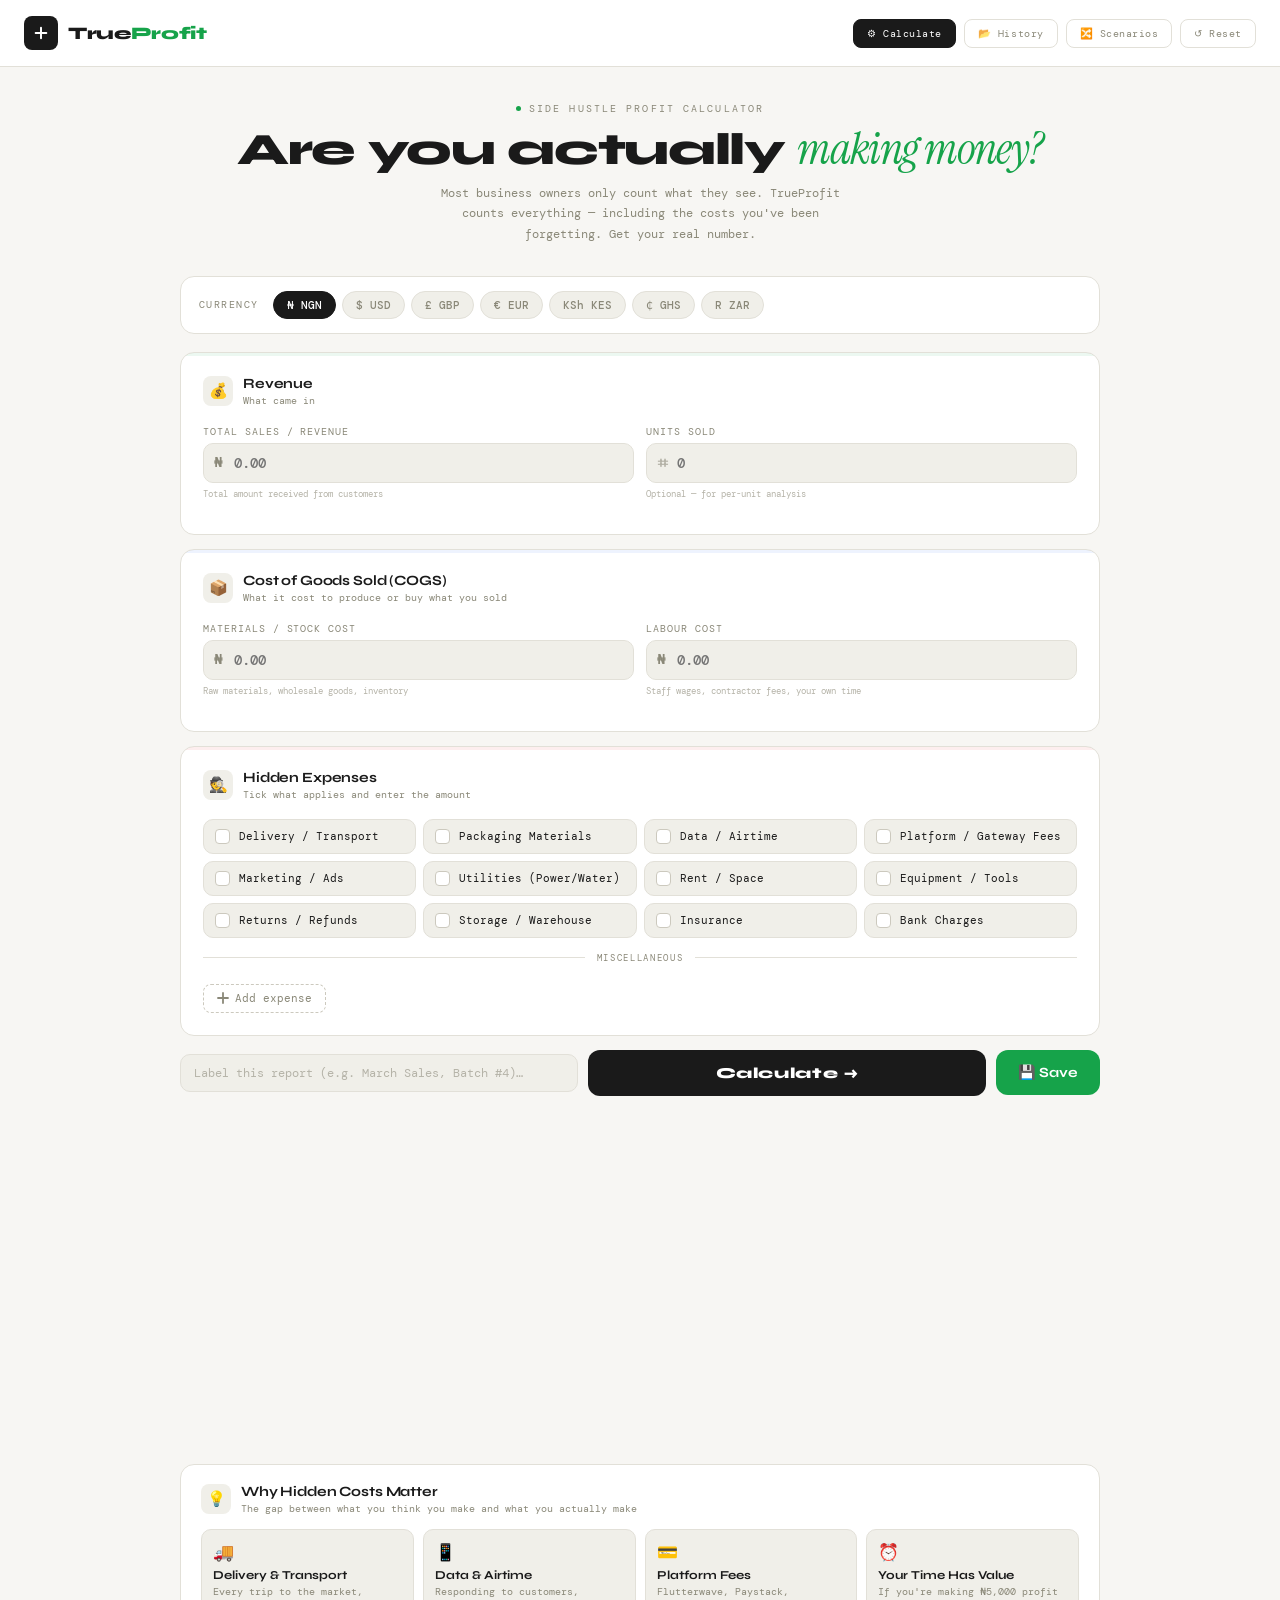
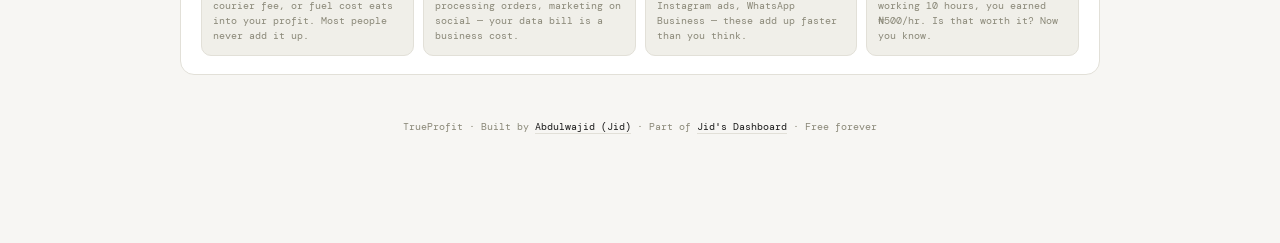
<file: trueprofit.html>
<!DOCTYPE html>
<html lang="en">
<head>
<meta charset="UTF-8"/>
<meta name="viewport" content="width=device-width,initial-scale=1.0"/>
<meta name="description" content="TrueProfit — Know your real profit. A side hustle calculator for Nigerian business owners and entrepreneurs worldwide."/>
<title>TrueProfit — Know Your Real Profit</title>
<link href="https://fonts.googleapis.com/css2?family=Syne:wght@400;600;700;800&family=DM+Mono:wght@300;400;500&family=Instrument+Serif:ital@0;1&display=swap" rel="stylesheet"/>
<style>
*,*::before,*::after{box-sizing:border-box;margin:0;padding:0}

:root{
  --bg:#f7f6f3;
  --white:#ffffff;
  --surface:#f0efe9;
  --border:#e2e0d8;
  --border2:#ccc9be;
  --text:#1a1a1a;
  --muted:#8a8878;
  --muted2:#b5b3a8;
  --profit:#16a34a;
  --profit-bg:#f0fdf4;
  --profit-border:#bbf7d0;
  --loss:#dc2626;
  --loss-bg:#fef2f2;
  --loss-border:#fecaca;
  --warning:#d97706;
  --warning-bg:#fffbeb;
  --warning-border:#fde68a;
  --accent:#1a1a1a;
  --accent-light:#2d2d2d;
  --green:#16a34a;
  --red:#dc2626;
  --blue:#2563eb;
  --scenario-a:#2563eb;
  --scenario-b:#9333ea;
}

html{scroll-behavior:smooth}
body{
  background:var(--bg);
  color:var(--text);
  font-family:'DM Mono',monospace;
  min-height:100vh;
  padding:0 0 80px;
}

/* ── HEADER ── */
.tp-header{
  background:var(--white);
  border-bottom:1px solid var(--border);
  padding:16px 24px;
  display:flex;align-items:center;justify-content:space-between;
  position:sticky;top:0;z-index:200;
  gap:12px;flex-wrap:wrap;
}
.tp-logo{display:flex;align-items:center;gap:10px;}
.tp-logo-mark{
  width:34px;height:34px;background:var(--text);
  border-radius:8px;display:flex;align-items:center;justify-content:center;flex-shrink:0;
}
.tp-logo-mark svg{width:16px;height:16px;}
.tp-logo-text{
  font-family:'Syne',sans-serif;font-size:1.1rem;font-weight:800;
  color:var(--text);letter-spacing:-0.02em;
}
.tp-logo-text span{color:var(--green);}
.tp-tagline{font-size:0.6rem;color:var(--muted);letter-spacing:0.08em;text-transform:uppercase;}
.tp-header-actions{display:flex;align-items:center;gap:8px;}
.tp-nav-btn{
  padding:7px 13px;background:transparent;border:1px solid var(--border);
  border-radius:8px;color:var(--muted);font-family:'DM Mono',monospace;
  font-size:0.65rem;letter-spacing:0.05em;cursor:pointer;transition:all 0.15s;white-space:nowrap;
  display:flex;align-items:center;gap:5px;
}
.tp-nav-btn:hover{border-color:var(--text);color:var(--text);}
.tp-nav-btn.active{background:var(--text);border-color:var(--text);color:var(--white);}
.tp-reset-btn{
  padding:7px 13px;background:transparent;border:1px solid var(--border);
  border-radius:8px;color:var(--muted);font-family:'DM Mono',monospace;
  font-size:0.65rem;letter-spacing:0.05em;cursor:pointer;transition:all 0.15s;white-space:nowrap;
}
.tp-reset-btn:hover{border-color:var(--red);color:var(--red);}

/* ── VIEWS ── */
.tp-view{display:none;}
.tp-view.active{display:block;}

/* ── CONTAINER ── */
.tp-container{max-width:960px;margin:0 auto;padding:28px 20px;}

/* ── HERO ── */
.tp-hero{text-align:center;margin-bottom:32px;}
.tp-hero-label{
  font-size:0.6rem;letter-spacing:0.22em;text-transform:uppercase;
  color:var(--muted);margin-bottom:12px;
  display:inline-flex;align-items:center;gap:8px;
}
.tp-hero-dot{
  width:5px;height:5px;border-radius:50%;background:var(--green);
  animation:blink 2s ease-in-out infinite;
}
@keyframes blink{0%,100%{opacity:1}50%{opacity:0.3}}
.tp-hero-title{
  font-family:'Syne',sans-serif;font-size:clamp(1.7rem,4.5vw,2.8rem);
  font-weight:800;line-height:1.0;letter-spacing:-0.03em;margin-bottom:10px;
}
.tp-hero-title em{
  font-family:'Instrument Serif',serif;font-style:italic;font-weight:400;color:var(--green);
}
.tp-hero-sub{font-size:0.75rem;color:var(--muted);line-height:1.7;max-width:420px;margin:0 auto;}

/* ── CURRENCY BAR ── */
.currency-bar{
  background:var(--white);border:1px solid var(--border);border-radius:14px;
  padding:14px 18px;margin-bottom:18px;display:flex;align-items:center;gap:14px;flex-wrap:wrap;
}
.currency-bar-label{font-size:0.6rem;letter-spacing:0.15em;text-transform:uppercase;color:var(--muted);flex-shrink:0;}
.currency-pills{display:flex;gap:6px;flex-wrap:wrap;flex:1;}
.currency-pill{
  padding:6px 13px;background:var(--surface);border:1px solid var(--border);
  border-radius:20px;color:var(--muted);font-family:'DM Mono',monospace;
  font-size:0.7rem;font-weight:500;cursor:pointer;transition:all 0.15s;user-select:none;
}
.currency-pill:hover{border-color:var(--border2);color:var(--text);}
.currency-pill.active{background:var(--text);border-color:var(--text);color:var(--white);}

/* ── CARDS ── */
.tp-card{
  background:var(--white);border:1px solid var(--border);
  border-radius:14px;padding:22px;margin-bottom:14px;position:relative;overflow:hidden;
}
.tp-card::before{
  content:'';position:absolute;top:0;left:0;right:0;height:3px;
  background:var(--card-accent,var(--text));opacity:0.08;
}
.tp-card-header{display:flex;align-items:center;gap:10px;margin-bottom:18px;}
.tp-card-icon{
  width:30px;height:30px;border-radius:8px;background:var(--surface);
  display:flex;align-items:center;justify-content:center;font-size:0.95rem;flex-shrink:0;
}
.tp-card-title{font-family:'Syne',sans-serif;font-size:0.88rem;font-weight:700;color:var(--text);letter-spacing:-0.01em;}
.tp-card-sub{font-size:0.6rem;color:var(--muted);margin-top:2px;}

/* ── FORM FIELDS ── */
.field-row{display:grid;grid-template-columns:1fr 1fr;gap:12px;margin-bottom:12px;}
@media(max-width:540px){.field-row{grid-template-columns:1fr;}}
.field{display:flex;flex-direction:column;gap:5px;}
.field-label{font-size:0.6rem;letter-spacing:0.1em;text-transform:uppercase;color:var(--muted);}
.field-input-wrap{position:relative;display:flex;align-items:center;}
.field-prefix{
  position:absolute;left:11px;font-family:'Syne',sans-serif;
  font-size:0.82rem;font-weight:700;color:var(--muted);pointer-events:none;z-index:1;
}
.field-input{
  width:100%;background:var(--surface);border:1px solid var(--border);
  border-radius:10px;color:var(--text);font-family:'DM Mono',monospace;
  font-size:0.88rem;font-weight:500;padding:10px 12px 10px 30px;outline:none;
  transition:border-color 0.18s,box-shadow 0.18s;-moz-appearance:textfield;
}
.field-input::-webkit-inner-spin-button,.field-input::-webkit-outer-spin-button{-webkit-appearance:none;}
.field-input:focus{border-color:var(--text);box-shadow:0 0 0 3px rgba(26,26,26,0.08);background:var(--white);}
.field-input.no-prefix{padding-left:12px;}
.field-hint{font-size:0.58rem;color:var(--muted2);}

/* ── EXPENSE CHECKBOXES ── */
.expense-grid{
  display:grid;grid-template-columns:repeat(auto-fill,minmax(210px,1fr));
  gap:7px;margin-bottom:14px;
}
.expense-item{
  display:flex;align-items:center;gap:9px;padding:9px 11px;
  background:var(--surface);border:1px solid var(--border);border-radius:10px;
  cursor:pointer;transition:all 0.15s;user-select:none;
}
.expense-item:hover{border-color:var(--border2);}
.expense-item.checked{background:rgba(26,26,26,0.04);border-color:var(--border2);}
.expense-checkbox{
  width:15px;height:15px;border:1.5px solid var(--border2);border-radius:4px;flex-shrink:0;
  display:flex;align-items:center;justify-content:center;transition:all 0.15s;background:var(--white);
}
.expense-item.checked .expense-checkbox{background:var(--text);border-color:var(--text);}
.expense-checkbox-tick{color:var(--white);font-size:0.58rem;display:none;}
.expense-item.checked .expense-checkbox-tick{display:block;}
.expense-name{font-size:0.7rem;color:var(--text);flex:1;}
.expense-amount{
  font-family:'DM Mono',monospace;font-size:0.7rem;font-weight:500;
  width:78px;background:transparent;border:none;color:var(--text);
  text-align:right;outline:none;display:none;-moz-appearance:textfield;
}
.expense-amount::-webkit-inner-spin-button,.expense-amount::-webkit-outer-spin-button{-webkit-appearance:none;}
.expense-item.checked .expense-amount{display:block;}

/* ── MISC SECTION ── */
.section-divider{
  display:flex;align-items:center;gap:12px;margin:4px 0 14px;
  font-size:0.58rem;letter-spacing:0.18em;text-transform:uppercase;color:var(--muted);
}
.section-divider::before,.section-divider::after{content:'';flex:1;height:1px;background:var(--border);}
.misc-rows{display:flex;flex-direction:column;gap:7px;margin-top:8px;}
.misc-row{display:flex;align-items:center;gap:7px;}
.misc-name-input{
  flex:1;background:var(--surface);border:1px solid var(--border);border-radius:8px;
  color:var(--text);font-family:'DM Mono',monospace;font-size:0.73rem;
  padding:8px 11px;outline:none;transition:border-color 0.15s;
}
.misc-name-input:focus{border-color:var(--border2);}
.misc-name-input::placeholder{color:var(--muted2);}
.misc-amt-input{
  width:106px;background:var(--surface);border:1px solid var(--border);border-radius:8px;
  color:var(--text);font-family:'DM Mono',monospace;font-size:0.73rem;font-weight:500;
  padding:8px 11px;outline:none;transition:border-color 0.15s;
  text-align:right;-moz-appearance:textfield;
}
.misc-amt-input::-webkit-inner-spin-button,.misc-amt-input::-webkit-outer-spin-button{-webkit-appearance:none;}
.misc-amt-input:focus{border-color:var(--border2);}
.misc-remove{
  width:26px;height:26px;border-radius:6px;background:transparent;border:1px solid var(--border);
  color:var(--muted);font-size:0.85rem;cursor:pointer;transition:all 0.15s;
  display:flex;align-items:center;justify-content:center;flex-shrink:0;
}
.misc-remove:hover{background:var(--loss-bg);border-color:var(--loss);color:var(--loss);}
.add-misc-btn{
  display:inline-flex;align-items:center;gap:6px;padding:7px 13px;
  background:transparent;border:1px dashed var(--border2);border-radius:8px;
  color:var(--muted);font-family:'DM Mono',monospace;font-size:0.66rem;
  cursor:pointer;transition:all 0.15s;margin-top:6px;
}
.add-misc-btn:hover{border-color:var(--text);color:var(--text);}

/* ── SAVE ROW ── */
.save-row{
  display:flex;align-items:center;gap:10px;margin-bottom:10px;flex-wrap:wrap;
}
.save-label-input{
  flex:1;min-width:180px;background:var(--surface);border:1px solid var(--border);border-radius:10px;
  color:var(--text);font-family:'DM Mono',monospace;font-size:0.78rem;
  padding:10px 13px;outline:none;transition:border-color 0.15s;
}
.save-label-input:focus{border-color:var(--text);}
.save-label-input::placeholder{color:var(--muted2);}

/* ── BUTTONS ── */
.calc-btn{
  flex:1;min-width:180px;padding:14px;background:var(--text);border:none;border-radius:12px;
  color:var(--white);font-family:'Syne',sans-serif;font-size:0.95rem;font-weight:800;
  letter-spacing:0.04em;cursor:pointer;transition:all 0.2s;position:relative;overflow:hidden;
}
.calc-btn:hover{background:var(--accent-light);transform:translateY(-1px);box-shadow:0 6px 24px rgba(26,26,26,0.18);}
.calc-btn:active{transform:translateY(0);}
.save-btn{
  padding:14px 22px;background:var(--green);border:none;border-radius:12px;
  color:var(--white);font-family:'Syne',sans-serif;font-size:0.88rem;font-weight:700;
  cursor:pointer;transition:all 0.2s;white-space:nowrap;
}
.save-btn:hover{opacity:0.88;transform:translateY(-1px);}

/* ── RESULTS CARD ── */
.results-card{
  border-radius:14px;padding:26px;margin-bottom:14px;border:1.5px solid var(--border);
  transition:all 0.3s ease;opacity:0;transform:translateY(8px);pointer-events:none;
}
.results-card.visible{opacity:1;transform:translateY(0);pointer-events:auto;}
.results-card.profit-state{background:var(--profit-bg);border-color:var(--profit-border);}
.results-card.loss-state{background:var(--loss-bg);border-color:var(--loss-border);}
.results-card.break-state{background:var(--warning-bg);border-color:var(--warning-border);}

.result-verdict{display:flex;align-items:center;gap:12px;margin-bottom:22px;flex-wrap:wrap;}
.verdict-emoji{font-size:2.3rem;line-height:1;}
.verdict-label{font-size:0.58rem;letter-spacing:0.18em;text-transform:uppercase;color:var(--muted);margin-bottom:4px;}
.verdict-main{font-family:'Syne',sans-serif;font-size:1.3rem;font-weight:800;letter-spacing:-0.02em;}
.verdict-main.profit{color:var(--profit);}
.verdict-main.loss{color:var(--loss);}
.verdict-main.break{color:var(--warning);}

.result-big-number{
  font-family:'Syne',sans-serif;font-size:clamp(2.2rem,6vw,3.6rem);
  font-weight:800;letter-spacing:-0.04em;line-height:1;margin-bottom:5px;
}
.result-big-number.profit{color:var(--profit);}
.result-big-number.loss{color:var(--loss);}
.result-big-number.break{color:var(--warning);}
.result-sub{font-size:0.7rem;color:var(--muted);margin-bottom:24px;}

.result-grid{
  display:grid;grid-template-columns:repeat(auto-fill,minmax(150px,1fr));
  gap:9px;margin-bottom:22px;
}
.result-block{
  background:rgba(255,255,255,0.7);border-radius:10px;padding:13px;
  border:1px solid rgba(0,0,0,0.06);
}
.result-block-label{font-size:0.58rem;letter-spacing:0.12em;text-transform:uppercase;color:var(--muted);margin-bottom:5px;}
.result-block-value{font-family:'Syne',sans-serif;font-size:1.05rem;font-weight:700;color:var(--text);}
.result-block-value.up{color:var(--profit);}
.result-block-value.down{color:var(--loss);}
.result-block-value.warn{color:var(--warning);}

/* Breakdown bar */
.breakdown-section{margin-bottom:18px;}
.breakdown-label{font-size:0.58rem;letter-spacing:0.15em;text-transform:uppercase;color:var(--muted);margin-bottom:9px;}
.breakdown-bar{
  height:11px;border-radius:6px;display:flex;overflow:hidden;gap:2px;
  background:rgba(0,0,0,0.06);margin-bottom:9px;
}
.bar-seg{height:100%;border-radius:4px;transition:width 0.7s cubic-bezier(0.34,1.56,0.64,1);min-width:0;}
.bar-cogs{background:#2563eb;}
.bar-expenses{background:#dc2626;}
.bar-profit{background:#15803d;}
.breakdown-legend{display:flex;gap:13px;flex-wrap:wrap;}
.legend-item{display:flex;align-items:center;gap:6px;font-size:0.6rem;color:var(--muted);}
.legend-dot{width:8px;height:8px;border-radius:2px;flex-shrink:0;}

/* Expense breakdown */
.expense-breakdown{margin-top:18px;}
.expense-breakdown-title{font-size:0.6rem;letter-spacing:0.15em;text-transform:uppercase;color:var(--muted);margin-bottom:9px;}
.expense-breakdown-row{
  display:flex;justify-content:space-between;align-items:center;
  padding:7px 0;border-bottom:1px solid rgba(0,0,0,0.06);font-size:0.7rem;
}
.expense-breakdown-row:last-child{border-bottom:none;}
.expense-breakdown-name{color:var(--text);}
.expense-breakdown-amt{font-family:'Syne',sans-serif;font-weight:700;color:var(--loss);}

/* ── SMART INSIGHTS ── */
.insight-box{
  margin-top:18px;padding:14px 16px;background:rgba(255,255,255,0.6);
  border-radius:10px;border-left:3px solid var(--text);
}
.insight-box-label{font-size:0.56rem;letter-spacing:0.15em;text-transform:uppercase;color:var(--muted);margin-bottom:6px;}
.insight-box-text{font-size:0.73rem;color:var(--text);line-height:1.6;}
.insight-box-text strong{font-weight:700;}
.insight-actions{margin-top:12px;display:flex;flex-direction:column;gap:5px;}
.insight-action-item{
  display:flex;align-items:center;gap:8px;padding:8px 10px;
  background:rgba(255,255,255,0.5);border-radius:8px;border:1px solid rgba(0,0,0,0.06);
  font-size:0.68rem;color:var(--text);
}
.insight-action-arrow{font-weight:700;color:var(--profit);}
.insight-action-impact{margin-left:auto;font-family:'Syne',sans-serif;font-weight:700;font-size:0.72rem;color:var(--profit);}
.insight-action-impact.warn{color:var(--warning);}

/* Action row */
.action-row{
  display:flex;gap:8px;flex-wrap:wrap;
  margin-top:18px;padding-top:14px;border-top:1px solid rgba(0,0,0,0.08);
}
.action-btn{
  display:inline-flex;align-items:center;gap:6px;padding:8px 14px;
  background:transparent;border:1px solid var(--border2);border-radius:8px;
  color:var(--muted);font-family:'DM Mono',monospace;font-size:0.66rem;cursor:pointer;transition:all 0.15s;
}
.action-btn:hover{border-color:var(--text);color:var(--text);}
.action-btn.copied{border-color:var(--profit);color:var(--profit);}
.action-btn svg{width:12px;height:12px;}

/* ── HISTORY VIEW ── */
.history-header{
  display:flex;align-items:center;justify-content:space-between;margin-bottom:20px;flex-wrap:wrap;gap:10px;
}
.history-title{font-family:'Syne',sans-serif;font-size:1.2rem;font-weight:800;letter-spacing:-0.02em;}
.history-count{font-size:0.65rem;color:var(--muted);margin-top:2px;}
.clear-all-btn{
  padding:7px 13px;background:transparent;border:1px solid var(--border);
  border-radius:8px;color:var(--muted);font-family:'DM Mono',monospace;
  font-size:0.63rem;cursor:pointer;transition:all 0.15s;
}
.clear-all-btn:hover{border-color:var(--red);color:var(--red);}

.history-empty{
  text-align:center;padding:60px 20px;
  background:var(--white);border:1px solid var(--border);border-radius:14px;
}
.history-empty-icon{font-size:2.5rem;margin-bottom:12px;}
.history-empty-title{font-family:'Syne',sans-serif;font-size:1rem;font-weight:700;margin-bottom:6px;}
.history-empty-sub{font-size:0.72rem;color:var(--muted);}

.history-list{display:flex;flex-direction:column;gap:12px;}
.history-item{
  background:var(--white);border:1px solid var(--border);border-radius:14px;
  padding:18px 20px;cursor:pointer;transition:all 0.15s;
}
.history-item:hover{border-color:var(--border2);transform:translateY(-1px);box-shadow:0 4px 16px rgba(0,0,0,0.06);}
.history-item-top{display:flex;align-items:flex-start;justify-content:space-between;gap:12px;margin-bottom:12px;}
.history-item-label{font-family:'Syne',sans-serif;font-size:0.92rem;font-weight:700;letter-spacing:-0.01em;}
.history-item-date{font-size:0.6rem;color:var(--muted);margin-top:3px;}
.history-item-profit{text-align:right;}
.history-item-profit-val{
  font-family:'Syne',sans-serif;font-size:1.1rem;font-weight:800;
}
.history-item-profit-val.profit{color:var(--profit);}
.history-item-profit-val.loss{color:var(--loss);}
.history-item-profit-val.break{color:var(--warning);}
.history-item-profit-label{font-size:0.58rem;color:var(--muted);text-align:right;margin-top:2px;}
.history-item-stats{
  display:flex;gap:16px;flex-wrap:wrap;padding-top:12px;border-top:1px solid var(--border);
}
.history-stat{font-size:0.62rem;color:var(--muted);}
.history-stat strong{color:var(--text);font-weight:600;}
.history-item-actions{display:flex;gap:6px;margin-top:12px;}
.hist-btn{
  padding:5px 11px;background:transparent;border:1px solid var(--border);
  border-radius:7px;color:var(--muted);font-family:'DM Mono',monospace;
  font-size:0.6rem;cursor:pointer;transition:all 0.15s;
}
.hist-btn:hover{border-color:var(--text);color:var(--text);}
.hist-btn.delete:hover{border-color:var(--red);color:var(--red);}

/* ── TREND CHART ── */
.trend-section{
  background:var(--white);border:1px solid var(--border);border-radius:14px;
  padding:22px;margin-bottom:16px;
}
.trend-header{display:flex;align-items:center;justify-content:space-between;margin-bottom:18px;flex-wrap:wrap;gap:8px;}
.trend-title{font-family:'Syne',sans-serif;font-size:0.9rem;font-weight:700;}
.trend-sub{font-size:0.6rem;color:var(--muted);margin-top:2px;}
.trend-pills{display:flex;gap:6px;}
.trend-pill{
  padding:5px 11px;background:var(--surface);border:1px solid var(--border);
  border-radius:20px;color:var(--muted);font-family:'DM Mono',monospace;
  font-size:0.62rem;cursor:pointer;transition:all 0.15s;user-select:none;
}
.trend-pill:hover{border-color:var(--border2);color:var(--text);}
.trend-pill.active{background:var(--text);border-color:var(--text);color:var(--white);}
.trend-canvas-wrap{position:relative;height:180px;margin-bottom:12px;}
canvas#trendChart{width:100%;height:100%;}
.trend-empty{
  height:180px;display:flex;align-items:center;justify-content:center;
  font-size:0.7rem;color:var(--muted);background:var(--surface);border-radius:10px;
}
.trend-stats{display:flex;gap:20px;flex-wrap:wrap;}
.trend-stat-item{font-size:0.68rem;}
.trend-stat-label{color:var(--muted);margin-bottom:2px;}
.trend-stat-value{font-family:'Syne',sans-serif;font-weight:700;font-size:0.9rem;}
.trend-stat-value.up{color:var(--profit);}
.trend-stat-value.down{color:var(--loss);}

/* ── SCENARIO COMPARISON ── */
.scenario-header{
  display:flex;align-items:center;justify-content:space-between;margin-bottom:4px;flex-wrap:wrap;gap:8px;
}
.scenario-badge{
  padding:4px 10px;border-radius:20px;font-size:0.6rem;font-weight:600;letter-spacing:0.05em;
  text-transform:uppercase;
}
.badge-a{background:rgba(37,99,235,0.1);color:var(--scenario-a);}
.badge-b{background:rgba(147,51,234,0.1);color:var(--scenario-b);}

.scenario-grid{display:grid;grid-template-columns:1fr 1fr;gap:14px;margin-bottom:16px;}
@media(max-width:560px){.scenario-grid{grid-template-columns:1fr;}}

.scenario-col{
  background:var(--white);border:1px solid var(--border);border-radius:12px;padding:18px;
}
.scenario-col.a{border-top:3px solid var(--scenario-a);}
.scenario-col.b{border-top:3px solid var(--scenario-b);}
.scenario-col-title{
  font-family:'Syne',sans-serif;font-size:0.82rem;font-weight:700;margin-bottom:14px;
}

.scenario-result{
  background:var(--surface);border:1px solid var(--border);border-radius:12px;
  padding:18px;margin-bottom:14px;
}
.scenario-result-label{font-size:0.58rem;letter-spacing:0.15em;text-transform:uppercase;color:var(--muted);margin-bottom:6px;}
.scenario-compare-grid{display:grid;grid-template-columns:1fr 1fr 1fr;gap:10px;}
.sc-block{background:var(--white);border-radius:8px;padding:12px;border:1px solid rgba(0,0,0,0.06);}
.sc-block-label{font-size:0.58rem;color:var(--muted);margin-bottom:4px;}
.sc-block-a{font-family:'Syne',sans-serif;font-size:0.88rem;font-weight:700;color:var(--scenario-a);}
.sc-block-b{font-family:'Syne',sans-serif;font-size:0.88rem;font-weight:700;color:var(--scenario-b);}
.sc-block-diff{font-family:'Syne',sans-serif;font-size:0.88rem;font-weight:700;}
.sc-block-diff.pos{color:var(--profit);}
.sc-block-diff.neg{color:var(--loss);}
.sc-block-diff.nt{color:var(--muted);}

.run-scenario-btn{
  width:100%;padding:13px;background:var(--text);border:none;border-radius:10px;
  color:var(--white);font-family:'Syne',sans-serif;font-size:0.88rem;font-weight:800;
  cursor:pointer;transition:all 0.18s;
}
.run-scenario-btn:hover{opacity:0.85;transform:translateY(-1px);}

/* ── TIPS ── */
.tips-card{
  background:var(--white);border:1px solid var(--border);border-radius:14px;padding:18px 20px;margin-bottom:14px;
}
.tips-grid{display:grid;grid-template-columns:repeat(auto-fill,minmax(190px,1fr));gap:9px;margin-top:14px;}
.tip-item{padding:11px;background:var(--surface);border-radius:10px;border:1px solid var(--border);}
.tip-icon{font-size:1.05rem;margin-bottom:5px;}
.tip-title{font-family:'Syne',sans-serif;font-size:0.76rem;font-weight:700;color:var(--text);margin-bottom:3px;}
.tip-text{font-size:0.62rem;color:var(--muted);line-height:1.5;}

/* ── FOOTER ── */
.tp-footer{text-align:center;margin-top:44px;font-size:0.6rem;color:var(--muted);line-height:1.7;}
.tp-footer a{color:var(--text);text-decoration:none;border-bottom:1px solid var(--border);}

/* ── TOAST ── */
.toast{
  position:fixed;bottom:24px;left:50%;transform:translateX(-50%) translateY(20px);
  background:var(--text);color:var(--white);padding:10px 20px;border-radius:10px;
  font-family:'DM Mono',monospace;font-size:0.7rem;
  opacity:0;transition:all 0.3s;z-index:999;pointer-events:none;white-space:nowrap;
}
.toast.show{opacity:1;transform:translateX(-50%) translateY(0);}

/* ── SCROLLBAR ── */
::-webkit-scrollbar{width:4px;}
::-webkit-scrollbar-thumb{background:var(--border2);border-radius:4px;}

/* ── PRINT ── */
@media print{
  .tp-header,.calc-btn,.action-row,.tips-card,.tp-footer,.currency-bar,
  .tp-view:not(#view-calc),.save-row,.tp-nav-btn,.tp-reset-btn{display:none!important;}
  .results-card{border:1.5px solid #ccc!important;background:#fff!important;}
  body{background:#fff;}
}

@media(max-width:600px){
  .tp-container{padding:18px 12px;}
  .tp-hero-title{font-size:1.5rem;}
  .expense-grid{grid-template-columns:1fr;}
  .result-big-number{font-size:2rem;}
  .result-grid{grid-template-columns:1fr 1fr;}
  .tp-header{padding:12px 14px;}
  .tp-logo-text{font-size:1rem;}
  .scenario-compare-grid{grid-template-columns:1fr;}
}
</style>
</head>
<body>

<!-- TOAST -->
<div class="toast" id="toast"></div>

<!-- HEADER -->
<div class="tp-header">
  <div class="tp-logo">
    <div class="tp-logo-mark">
      <svg viewBox="0 0 18 18" fill="none" xmlns="http://www.w3.org/2000/svg">
        <path d="M3 9h12M9 3v12" stroke="#fff" stroke-width="2.2" stroke-linecap="round"/>
      </svg>
    </div>
    <div>
      <div class="tp-logo-text">True<span>Profit</span></div>
    </div>
  </div>
  <div class="tp-header-actions">
    <button class="tp-nav-btn active" id="nav-calc" onclick="switchView('calc')">⚙ Calculate</button>
    <button class="tp-nav-btn" id="nav-history" onclick="switchView('history')">📂 History <span id="history-badge" style="display:none;background:var(--green);color:#fff;border-radius:10px;padding:1px 6px;font-size:0.55rem;margin-left:3px;"></span></button>
    <button class="tp-nav-btn" id="nav-scenario" onclick="switchView('scenario')">🔀 Scenarios</button>
    <button class="tp-reset-btn" onclick="resetAll()">↺ Reset</button>
  </div>
</div>

<!-- ═══════════════════════════ CALCULATE VIEW ═══════════════════════════ -->
<div class="tp-view active" id="view-calc">
<div class="tp-container">

  <div class="tp-hero">
    <div class="tp-hero-label"><div class="tp-hero-dot"></div>Side Hustle Profit Calculator</div>
    <h1 class="tp-hero-title">Are you actually <em>making money?</em></h1>
    <p class="tp-hero-sub">Most business owners only count what they see. TrueProfit counts everything — including the costs you've been forgetting. Get your real number.</p>
  </div>

  <!-- CURRENCY -->
  <div class="currency-bar">
    <div class="currency-bar-label">Currency</div>
    <div class="currency-pills" id="currencyPills">
      <div class="currency-pill active" data-sym="₦" data-code="NGN">₦ NGN</div>
      <div class="currency-pill" data-sym="$" data-code="USD">$ USD</div>
      <div class="currency-pill" data-sym="£" data-code="GBP">£ GBP</div>
      <div class="currency-pill" data-sym="€" data-code="EUR">€ EUR</div>
      <div class="currency-pill" data-sym="KSh" data-code="KES">KSh KES</div>
      <div class="currency-pill" data-sym="₵" data-code="GHS">₵ GHS</div>
      <div class="currency-pill" data-sym="R" data-code="ZAR">R ZAR</div>
    </div>
  </div>

  <!-- REVENUE -->
  <div class="tp-card" style="--card-accent:#16a34a;">
    <div class="tp-card-header">
      <div class="tp-card-icon">💰</div>
      <div><div class="tp-card-title">Revenue</div><div class="tp-card-sub">What came in</div></div>
    </div>
    <div class="field-row">
      <div class="field">
        <div class="field-label">Total Sales / Revenue</div>
        <div class="field-input-wrap">
          <span class="field-prefix" id="pfx1">₦</span>
          <input type="number" class="field-input" id="revenue" placeholder="0.00" min="0" step="0.01" oninput="liveCalc()"/>
        </div>
        <div class="field-hint">Total amount received from customers</div>
      </div>
      <div class="field">
        <div class="field-label">Units Sold</div>
        <div class="field-input-wrap">
          <span class="field-prefix" style="color:var(--muted2)">#</span>
          <input type="number" class="field-input" id="unitsSold" placeholder="0" min="0" step="1" oninput="liveCalc()"/>
        </div>
        <div class="field-hint">Optional — for per-unit analysis</div>
      </div>
    </div>
  </div>

  <!-- COGS -->
  <div class="tp-card" style="--card-accent:#2563eb;">
    <div class="tp-card-header">
      <div class="tp-card-icon">📦</div>
      <div><div class="tp-card-title">Cost of Goods Sold (COGS)</div><div class="tp-card-sub">What it cost to produce or buy what you sold</div></div>
    </div>
    <div class="field-row">
      <div class="field">
        <div class="field-label">Materials / Stock Cost</div>
        <div class="field-input-wrap">
          <span class="field-prefix" id="pfx2">₦</span>
          <input type="number" class="field-input" id="cogs" placeholder="0.00" min="0" step="0.01" oninput="liveCalc()"/>
        </div>
        <div class="field-hint">Raw materials, wholesale goods, inventory</div>
      </div>
      <div class="field">
        <div class="field-label">Labour Cost</div>
        <div class="field-input-wrap">
          <span class="field-prefix" id="pfx3">₦</span>
          <input type="number" class="field-input" id="labour" placeholder="0.00" min="0" step="0.01" oninput="liveCalc()"/>
        </div>
        <div class="field-hint">Staff wages, contractor fees, your own time</div>
      </div>
    </div>
  </div>

  <!-- HIDDEN EXPENSES -->
  <div class="tp-card" style="--card-accent:#dc2626;">
    <div class="tp-card-header">
      <div class="tp-card-icon">🕵️</div>
      <div><div class="tp-card-title">Hidden Expenses</div><div class="tp-card-sub">Tick what applies and enter the amount</div></div>
    </div>
    <div class="expense-grid" id="expenseGrid"></div>
    <div class="section-divider">Miscellaneous</div>
    <div class="misc-rows" id="miscRows"></div>
    <button class="add-misc-btn" onclick="addMiscRow()">
      <svg width="12" height="12" viewBox="0 0 12 12" fill="none" stroke="currentColor" stroke-width="1.8" stroke-linecap="round"><path d="M6 1v10M1 6h10"/></svg>
      Add expense
    </button>
  </div>

  <!-- SAVE + CALCULATE ROW -->
  <div class="save-row">
    <input type="text" class="save-label-input" id="reportLabel" placeholder="Label this report (e.g. March Sales, Batch #4)…"/>
    <button class="calc-btn" onclick="calculate()">Calculate →</button>
    <button class="save-btn" onclick="saveReport()">💾 Save</button>
  </div>

  <!-- RESULTS CARD -->
  <div class="results-card" id="resultsCard">
    <div class="result-verdict" id="resultVerdict"></div>
    <div class="result-big-number" id="resultBigNumber">₦0</div>
    <div class="result-sub" id="resultSub"></div>
    <div class="result-grid" id="resultGrid"></div>
    <div class="breakdown-section">
      <div class="breakdown-label">Revenue breakdown</div>
      <div class="breakdown-bar" id="breakdownBar">
        <div class="bar-seg bar-cogs" id="bCogs" style="width:0%"></div>
        <div class="bar-seg bar-expenses" id="bExp" style="width:0%"></div>
        <div class="bar-seg bar-profit" id="bProfit" style="width:0%"></div>
      </div>
      <div class="breakdown-legend">
        <div class="legend-item"><div class="legend-dot" style="background:#2563eb"></div>COGS</div>
        <div class="legend-item"><div class="legend-dot" style="background:#dc2626"></div>Hidden expenses</div>
        <div class="legend-item"><div class="legend-dot" style="background:#15803d"></div>True profit</div>
      </div>
    </div>
    <div class="expense-breakdown" id="expenseBreakdown"></div>
    <div class="insight-box" id="insightBox"></div>
    <div class="action-row">
      <button class="action-btn" id="copyBtn" onclick="copyResult()">
        <svg viewBox="0 0 16 16" fill="none" stroke="currentColor" stroke-width="1.5" stroke-linecap="round"><rect x="5" y="5" width="9" height="9" rx="1"/><path d="M3 11H2a1 1 0 01-1-1V2a1 1 0 011-1h8a1 1 0 011 1v1"/></svg>
        Copy Result
      </button>
      <button class="action-btn" onclick="window.print()">
        <svg viewBox="0 0 16 16" fill="none" stroke="currentColor" stroke-width="1.5" stroke-linecap="round"><path d="M4 6V2h8v4M4 12H2a1 1 0 01-1-1V7a1 1 0 011-1h12a1 1 0 011 1v4a1 1 0 01-1 1h-2M4 10h8v4H4v-4z"/></svg>
        Print / PDF
      </button>
      <button class="action-btn" onclick="loadIntoScenario()">
        <svg viewBox="0 0 16 16" fill="none" stroke="currentColor" stroke-width="1.5" stroke-linecap="round"><path d="M8 1v14M1 8h14"/><circle cx="8" cy="8" r="6"/></svg>
        Run Scenario
      </button>
    </div>
  </div>

  <!-- TIPS -->
  <div class="tips-card">
    <div class="tp-card-header" style="margin-bottom:0;">
      <div class="tp-card-icon">💡</div>
      <div>
        <div class="tp-card-title">Why Hidden Costs Matter</div>
        <div class="tp-card-sub">The gap between what you think you make and what you actually make</div>
      </div>
    </div>
    <div class="tips-grid">
      <div class="tip-item"><div class="tip-icon">🚚</div><div class="tip-title">Delivery &amp; Transport</div><div class="tip-text">Every trip to the market, courier fee, or fuel cost eats into your profit. Most people never add it up.</div></div>
      <div class="tip-item"><div class="tip-icon">📱</div><div class="tip-title">Data &amp; Airtime</div><div class="tip-text">Responding to customers, processing orders, marketing on social — your data bill is a business cost.</div></div>
      <div class="tip-item"><div class="tip-icon">💳</div><div class="tip-title">Platform Fees</div><div class="tip-text">Flutterwave, Paystack, Instagram ads, WhatsApp Business — these add up faster than you think.</div></div>
      <div class="tip-item"><div class="tip-icon">⏰</div><div class="tip-title">Your Time Has Value</div><div class="tip-text">If you're making ₦5,000 profit working 10 hours, you earned ₦500/hr. Is that worth it? Now you know.</div></div>
    </div>
  </div>

  <div class="tp-footer">
    TrueProfit · Built by <a href="https://x.com/Swiiish_x" target="_blank">Abdulwajid (Jid)</a> ·
    Part of <a href="https://mypersonaldashboard.vercel.app" target="_blank">Jid's Dashboard</a> ·
    Free forever
  </div>

</div>
</div>

<!-- ═══════════════════════════ HISTORY VIEW ═══════════════════════════ -->
<div class="tp-view" id="view-history">
<div class="tp-container">
  <div class="history-header">
    <div>
      <div class="history-title">Saved Reports</div>
      <div class="history-count" id="historyCount">0 reports saved</div>
    </div>
    <button class="clear-all-btn" onclick="clearAllHistory()">Clear All</button>
  </div>

  <!-- TREND CHART -->
  <div class="trend-section" id="trendSection" style="display:none;">
    <div class="trend-header">
      <div>
        <div class="trend-title">Profit Over Time</div>
        <div class="trend-sub">Are you improving or just working?</div>
      </div>
      <div class="trend-pills">
        <div class="trend-pill active" data-metric="profit" onclick="switchTrendMetric(this,'profit')">Profit</div>
        <div class="trend-pill" data-metric="revenue" onclick="switchTrendMetric(this,'revenue')">Revenue</div>
        <div class="trend-pill" data-metric="margin" onclick="switchTrendMetric(this,'margin')">Margin %</div>
      </div>
    </div>
    <div class="trend-canvas-wrap"><canvas id="trendChart"></canvas></div>
    <div class="trend-stats" id="trendStats"></div>
  </div>

  <div id="historyList"></div>
</div>
</div>

<!-- ═══════════════════════════ SCENARIO VIEW ═══════════════════════════ -->
<div class="tp-view" id="view-scenario">
<div class="tp-container">
  <div class="tp-hero" style="margin-bottom:24px;">
    <div class="tp-hero-label"><div class="tp-hero-dot"></div>Scenario Comparison</div>
    <h1 class="tp-hero-title" style="font-size:clamp(1.4rem,3.5vw,2rem);">What if you <em>changed something?</em></h1>
    <p class="tp-hero-sub">Compare two pricing or cost scenarios side by side. Instant difference in profit.</p>
  </div>

  <div class="scenario-grid">
    <!-- SCENARIO A -->
    <div class="scenario-col a">
      <div class="tp-card-header" style="margin-bottom:16px;">
        <div class="tp-card-icon" style="background:rgba(37,99,235,0.1);">A</div>
        <div>
          <div class="tp-card-title">Scenario A</div>
          <div class="tp-card-sub">Current / Base</div>
        </div>
        <span class="scenario-badge badge-a" style="margin-left:auto;">Baseline</span>
      </div>
      <div class="field" style="margin-bottom:10px;">
        <div class="field-label">Revenue</div>
        <div class="field-input-wrap">
          <span class="field-prefix" id="sc-pfx-a1">₦</span>
          <input type="number" class="field-input" id="sc-a-rev" placeholder="0.00" min="0" step="0.01" oninput="runScenario()"/>
        </div>
      </div>
      <div class="field" style="margin-bottom:10px;">
        <div class="field-label">COGS + Labour</div>
        <div class="field-input-wrap">
          <span class="field-prefix" id="sc-pfx-a2">₦</span>
          <input type="number" class="field-input" id="sc-a-cogs" placeholder="0.00" min="0" step="0.01" oninput="runScenario()"/>
        </div>
      </div>
      <div class="field" style="margin-bottom:10px;">
        <div class="field-label">Hidden Expenses</div>
        <div class="field-input-wrap">
          <span class="field-prefix" id="sc-pfx-a3">₦</span>
          <input type="number" class="field-input" id="sc-a-exp" placeholder="0.00" min="0" step="0.01" oninput="runScenario()"/>
        </div>
      </div>
      <div class="field">
        <div class="field-label">Units Sold</div>
        <div class="field-input-wrap">
          <span class="field-prefix" style="color:var(--muted2)">#</span>
          <input type="number" class="field-input" id="sc-a-units" placeholder="0" min="0" step="1" oninput="runScenario()"/>
        </div>
      </div>
    </div>

    <!-- SCENARIO B -->
    <div class="scenario-col b">
      <div class="tp-card-header" style="margin-bottom:16px;">
        <div class="tp-card-icon" style="background:rgba(147,51,234,0.1);">B</div>
        <div>
          <div class="tp-card-title">Scenario B</div>
          <div class="tp-card-sub">New / Proposed</div>
        </div>
        <span class="scenario-badge badge-b" style="margin-left:auto;">Proposed</span>
      </div>
      <div class="field" style="margin-bottom:10px;">
        <div class="field-label">Revenue</div>
        <div class="field-input-wrap">
          <span class="field-prefix" id="sc-pfx-b1">₦</span>
          <input type="number" class="field-input" id="sc-b-rev" placeholder="0.00" min="0" step="0.01" oninput="runScenario()"/>
        </div>
      </div>
      <div class="field" style="margin-bottom:10px;">
        <div class="field-label">COGS + Labour</div>
        <div class="field-input-wrap">
          <span class="field-prefix" id="sc-pfx-b2">₦</span>
          <input type="number" class="field-input" id="sc-b-cogs" placeholder="0.00" min="0" step="0.01" oninput="runScenario()"/>
        </div>
      </div>
      <div class="field" style="margin-bottom:10px;">
        <div class="field-label">Hidden Expenses</div>
        <div class="field-input-wrap">
          <span class="field-prefix" id="sc-pfx-b3">₦</span>
          <input type="number" class="field-input" id="sc-b-exp" placeholder="0.00" min="0" step="0.01" oninput="runScenario()"/>
        </div>
      </div>
      <div class="field">
        <div class="field-label">Units Sold</div>
        <div class="field-input-wrap">
          <span class="field-prefix" style="color:var(--muted2)">#</span>
          <input type="number" class="field-input" id="sc-b-units" placeholder="0" min="0" step="1" oninput="runScenario()"/>
        </div>
      </div>
    </div>
  </div>

  <!-- SCENARIO RESULTS -->
  <div class="scenario-result" id="scenarioResult" style="display:none;">
    <div class="scenario-result-label">Side-by-Side Comparison</div>
    <div class="scenario-compare-grid" id="scenarioCompareGrid"></div>
  </div>
  <div id="scenarioInsight" style="margin-bottom:16px;"></div>

  <button class="run-scenario-btn" onclick="runScenario()">▶ Compare Scenarios</button>

  <div class="tp-footer" style="margin-top:32px;">
    TrueProfit · Scenario Comparison Tool · <a href="#" onclick="switchView('calc')">← Back to Calculator</a>
  </div>
</div>
</div>


<script>
// ══════════════════════════════════════════════
// CONSTANTS & STATE
// ══════════════════════════════════════════════
let currency = { sym: '₦', code: 'NGN' };
let lastResult = null;
let trendMetric = 'profit';

const HIDDEN_EXPENSES = [
  { id: 'delivery',   name: 'Delivery / Transport',     placeholder: '0.00' },
  { id: 'packaging',  name: 'Packaging Materials',       placeholder: '0.00' },
  { id: 'data',       name: 'Data / Airtime',            placeholder: '0.00' },
  { id: 'platform',   name: 'Platform / Gateway Fees',   placeholder: '0.00' },
  { id: 'marketing',  name: 'Marketing / Ads',           placeholder: '0.00' },
  { id: 'utilities',  name: 'Utilities (Power/Water)',    placeholder: '0.00' },
  { id: 'rent',       name: 'Rent / Space',              placeholder: '0.00' },
  { id: 'equipment',  name: 'Equipment / Tools',         placeholder: '0.00' },
  { id: 'returns',    name: 'Returns / Refunds',          placeholder: '0.00' },
  { id: 'storage',    name: 'Storage / Warehouse',        placeholder: '0.00' },
  { id: 'insurance',  name: 'Insurance',                 placeholder: '0.00' },
  { id: 'bank',       name: 'Bank Charges',              placeholder: '0.00' },
];

// ══════════════════════════════════════════════
// INIT
// ══════════════════════════════════════════════
function init() {
  renderExpenseGrid();
  setupCurrencyPills();
  updateHistoryBadge();
}

function renderExpenseGrid() {
  const grid = document.getElementById('expenseGrid');
  grid.innerHTML = HIDDEN_EXPENSES.map(e => `
    <div class="expense-item" id="ei-${e.id}" onclick="toggleExpense('${e.id}')">
      <div class="expense-checkbox"><span class="expense-checkbox-tick">✓</span></div>
      <div class="expense-name">${e.name}</div>
      <input type="number" class="expense-amount" id="ea-${e.id}"
        placeholder="${e.placeholder}" min="0" step="0.01"
        onclick="event.stopPropagation()" oninput="liveCalc()" />
    </div>`).join('');
}

function setupCurrencyPills() {
  document.querySelectorAll('.currency-pill').forEach(pill => {
    pill.addEventListener('click', () => {
      document.querySelectorAll('.currency-pill').forEach(p => p.classList.remove('active'));
      pill.classList.add('active');
      currency = { sym: pill.dataset.sym, code: pill.dataset.code };
      updatePrefixes();
      liveCalc();
    });
  });
}

function updatePrefixes() {
  const ids = ['pfx1','pfx2','pfx3'];
  ids.forEach(id => { const el = document.getElementById(id); if(el) el.textContent = currency.sym; });
  ['sc-pfx-a1','sc-pfx-a2','sc-pfx-a3','sc-pfx-b1','sc-pfx-b2','sc-pfx-b3'].forEach(id => {
    const el = document.getElementById(id); if(el) el.textContent = currency.sym;
  });
}

// ══════════════════════════════════════════════
// VIEW SWITCHING
// ══════════════════════════════════════════════
function switchView(view) {
  document.querySelectorAll('.tp-view').forEach(v => v.classList.remove('active'));
  document.querySelectorAll('.tp-nav-btn').forEach(b => b.classList.remove('active'));
  document.getElementById('view-' + view).classList.add('active');
  document.getElementById('nav-' + view).classList.add('active');
  if (view === 'history') renderHistory();
}

// ══════════════════════════════════════════════
// EXPENSE TOGGLES
// ══════════════════════════════════════════════
function toggleExpense(id) {
  const item = document.getElementById(`ei-${id}`);
  const amt  = document.getElementById(`ea-${id}`);
  item.classList.toggle('checked');
  if (!item.classList.contains('checked')) { amt.value = ''; }
  else { setTimeout(() => amt.focus(), 50); }
  liveCalc();
}

// ══════════════════════════════════════════════
// MISC ROWS
// ══════════════════════════════════════════════
let miscCount = 0;
function addMiscRow() {
  miscCount++;
  const row = document.createElement('div');
  row.className = 'misc-row'; row.id = `misc-${miscCount}`;
  row.innerHTML = `
    <input type="text" class="misc-name-input" placeholder="Expense name…" />
    <input type="number" class="misc-amt-input" placeholder="0.00" min="0" step="0.01" oninput="liveCalc()" />
    <button class="misc-remove" onclick="removeMiscRow(${miscCount})" title="Remove">✕</button>`;
  document.getElementById('miscRows').appendChild(row);
}
function removeMiscRow(id) {
  const el = document.getElementById(`misc-${id}`);
  if (el) el.remove();
  liveCalc();
}

// ══════════════════════════════════════════════
// COLLECT
// ══════════════════════════════════════════════
function getVal(id) { return parseFloat(document.getElementById(id)?.value) || 0; }

function collectExpenses() {
  const items = [];
  HIDDEN_EXPENSES.forEach(e => {
    const item = document.getElementById(`ei-${e.id}`);
    if (item && item.classList.contains('checked')) {
      const amt = parseFloat(document.getElementById(`ea-${e.id}`)?.value) || 0;
      if (amt > 0) items.push({ name: e.name, amount: amt });
    }
  });
  document.querySelectorAll('.misc-row').forEach(row => {
    const name = row.querySelector('.misc-name-input')?.value?.trim() || 'Miscellaneous';
    const amt  = parseFloat(row.querySelector('.misc-amt-input')?.value) || 0;
    if (amt > 0) items.push({ name, amount: amt });
  });
  return items;
}

// ══════════════════════════════════════════════
// FORMAT
// ══════════════════════════════════════════════
function fmt(n) {
  return currency.sym + Math.abs(n).toLocaleString('en-NG', { minimumFractionDigits: 2, maximumFractionDigits: 2 });
}
function fmtPct(n) { return n.toFixed(1) + '%'; }
function fmtShort(n) {
  const abs = Math.abs(n);
  if (abs >= 1000000) return currency.sym + (abs/1000000).toFixed(1) + 'M';
  if (abs >= 1000) return currency.sym + (abs/1000).toFixed(1) + 'K';
  return fmt(n);
}

// ══════════════════════════════════════════════
// LIVE CALCULATE
// ══════════════════════════════════════════════
function liveCalc() {
  if (document.getElementById('resultsCard').classList.contains('visible')) {
    calculate(true);
  }
}

// ══════════════════════════════════════════════
// MAIN CALCULATE
// ══════════════════════════════════════════════
function calculate(silent = false) {
  const revenue = getVal('revenue');
  const cogs    = getVal('cogs');
  const labour  = getVal('labour');
  const units   = getVal('unitsSold');
  const expenses = collectExpenses();

  const totalCOGS   = cogs + labour;
  const totalHidden = expenses.reduce((s, e) => s + e.amount, 0);
  const totalCosts  = totalCOGS + totalHidden;
  const trueProfit  = revenue - totalCosts;
  const grossProfit = revenue - totalCOGS;
  const marginPct   = revenue > 0 ? (trueProfit / revenue) * 100 : 0;
  const grossMarginPct = revenue > 0 ? (grossProfit / revenue) * 100 : 0;
  const perUnit     = units > 0 ? trueProfit / units : null;
  const roi         = totalCosts > 0 ? (trueProfit / totalCosts) * 100 : 0;

  if (revenue === 0 && !silent) { showToast('Enter your revenue first'); return; }

  lastResult = { revenue, totalCOGS, totalHidden, totalCosts, trueProfit, grossProfit,
    marginPct, grossMarginPct, perUnit, roi, units, expenses, currency: currency.code };

  renderResults(lastResult);
}

// ══════════════════════════════════════════════
// RENDER RESULTS
// ══════════════════════════════════════════════
function renderResults(r) {
  const card = document.getElementById('resultsCard');
  const isProfit = r.trueProfit > 0;
  const isLoss   = r.trueProfit < 0;

  card.className = `results-card visible ${isProfit ? 'profit-state' : isLoss ? 'loss-state' : 'break-state'}`;

  document.getElementById('resultVerdict').innerHTML = `
    <div class="verdict-emoji">${isProfit ? '🟢' : isLoss ? '🔴' : '🟡'}</div>
    <div class="verdict-text-block">
      <div class="verdict-label">Your Business Is</div>
      <div class="verdict-main ${isProfit?'profit':isLoss?'loss':'break'}">
        ${isProfit ? 'Making Real Profit' : isLoss ? 'Running at a Loss' : 'Breaking Even'}
      </div>
    </div>`;

  const bigEl = document.getElementById('resultBigNumber');
  bigEl.textContent = (isLoss ? '–' : '') + fmt(r.trueProfit);
  bigEl.className = `result-big-number ${isProfit?'profit':isLoss?'loss':'break'}`;

  document.getElementById('resultSub').textContent =
    `True profit after ALL costs · ${fmtPct(r.marginPct)} net margin`;

  // Metrics grid
  const g = document.getElementById('resultGrid');
  const metrics = [
    { label:'Total Revenue',    value: fmt(r.revenue),            cls:'' },
    { label:'Total Costs',      value: fmt(r.totalCosts),         cls:'down' },
    { label:'Gross Profit',     value: fmt(r.grossProfit),        cls: r.grossProfit >= 0 ? 'up' : 'down' },
    { label:'Hidden Costs',     value: fmt(r.totalHidden),        cls: r.totalHidden > 0 ? 'warn' : '' },
    { label:'Gross Margin',     value: fmtPct(r.grossMarginPct),  cls:'' },
    { label:'Net Margin',       value: fmtPct(r.marginPct),       cls: r.marginPct >= 0 ? 'up' : 'down' },
    { label:'ROI',              value: fmtPct(r.roi),             cls: r.roi >= 0 ? 'up' : 'down' },
    ...(r.perUnit !== null ? [{ label:'Profit per Unit', value: fmt(r.perUnit), cls: r.perUnit >= 0 ? 'up' : 'down' }] : []),
  ];
  g.innerHTML = metrics.map(m => `
    <div class="result-block">
      <div class="result-block-label">${m.label}</div>
      <div class="result-block-value ${m.cls}">${m.value}</div>
    </div>`).join('');

  // Breakdown bar
  if (r.revenue > 0) {
    const cogsW = Math.max(0, Math.min(100, (r.totalCOGS / r.revenue) * 100));
    const expW  = Math.max(0, Math.min(100 - cogsW, (r.totalHidden / r.revenue) * 100));
    const prfW  = Math.max(0, 100 - cogsW - expW);
    setTimeout(() => {
      document.getElementById('bCogs').style.width   = cogsW + '%';
      document.getElementById('bExp').style.width    = expW  + '%';
      document.getElementById('bProfit').style.width = prfW  + '%';
    }, 80);
  }

  // Expense breakdown
  const expEl = document.getElementById('expenseBreakdown');
  if (r.expenses.length) {
    expEl.innerHTML = `
      <div class="expense-breakdown-title">Hidden expense breakdown</div>
      ${r.expenses.map(e => `
        <div class="expense-breakdown-row">
          <span class="expense-breakdown-name">${e.name}</span>
          <span class="expense-breakdown-amt">–${fmt(e.amount)}</span>
        </div>`).join('')}
      <div class="expense-breakdown-row" style="margin-top:6px;padding-top:10px;border-top:1.5px solid rgba(0,0,0,0.1);">
        <span class="expense-breakdown-name" style="font-weight:700">Total Hidden Costs</span>
        <span class="expense-breakdown-amt" style="font-size:0.82rem">–${fmt(r.totalHidden)}</span>
      </div>`;
  } else { expEl.innerHTML = ''; }

  // Insight
  document.getElementById('insightBox').innerHTML = `
    <div class="insight-box-label">💡 TrueProfit Insight</div>
    <div class="insight-box-text">${generateInsight(r)}</div>
    <div class="insight-actions">${generateActionItems(r)}</div>`;

  card.scrollIntoView({ behavior: 'smooth', block: 'nearest' });
}

// ══════════════════════════════════════════════
// SMART INSIGHT GENERATOR
// ══════════════════════════════════════════════
function generateInsight(r) {
  const hiddenPct = r.revenue > 0 ? (r.totalHidden / r.revenue * 100) : 0;

  if (r.trueProfit < 0) {
    const shortfall = Math.abs(r.trueProfit);
    const neededPriceIncrease = r.units > 1 ? (shortfall / r.units) : null;
    return `You're losing <strong>${fmt(shortfall)}</strong> on this batch. You need at least <strong>${fmt(r.totalCosts)}</strong> in revenue to break even${neededPriceIncrease ? ` — that's <strong>${fmt(neededPriceIncrease)}</strong> more per unit` : ''}. Your hidden costs (<strong>${fmt(r.totalHidden)}</strong>) are a major factor.`;
  }
  if (r.trueProfit === 0) {
    return `You're exactly breaking even. Your hidden costs are <strong>${fmt(r.totalHidden)}</strong>. Reduce just one of them or raise your price slightly to push into profit.`;
  }
  if (hiddenPct > 30) {
    return `Hidden costs are consuming <strong>${fmtPct(hiddenPct)}</strong> of your revenue — dangerously high. You're still profitable at <strong>${fmtPct(r.marginPct)}</strong> net margin, but one bad month could flip this to a loss. Target your biggest hidden cost first.`;
  }
  if (r.marginPct < 10) {
    return `Thin margin alert: <strong>${fmtPct(r.marginPct)}</strong>. You're profitable but fragile — any cost spike or sales dip will hurt. Consider a price increase of 10–15% or reducing your COGS.`;
  }
  if (r.marginPct >= 30) {
    return `Excellent — <strong>${fmtPct(r.marginPct)}</strong> net margin is strong. You're running a healthy operation. This is the right foundation to scale. Keep tracking all costs as volume grows.`;
  }
  return `A <strong>${fmtPct(r.marginPct)}</strong> net margin is decent. Hidden costs are <strong>${fmt(r.totalHidden)}</strong>. Small leaks become big ones at scale — audit your hidden expenses quarterly.`;
}

function generateActionItems(r) {
  const actions = [];

  // Price increase scenario
  if (r.revenue > 0 && r.units > 1) {
    const priceIncrease200 = (200 * r.units);
    actions.push(`
      <div class="insight-action-item">
        <span>📈</span>
        <span>Increase price by ${currency.sym}200/unit</span>
        <span class="insight-action-arrow">→</span>
        <span class="insight-action-impact">+${fmtShort(priceIncrease200)} profit</span>
      </div>`);
  }

  // Cut biggest hidden expense
  if (r.expenses.length > 0) {
    const biggest = r.expenses.reduce((a, b) => a.amount > b.amount ? a : b);
    const savePct = r.revenue > 0 ? (biggest.amount / r.revenue * 100) : 0;
    if (savePct > 5) {
      actions.push(`
        <div class="insight-action-item">
          <span>✂️</span>
          <span>Cut "${biggest.name}" by 50%</span>
          <span class="insight-action-arrow">→</span>
          <span class="insight-action-impact">+${fmtShort(biggest.amount * 0.5)} saved</span>
        </div>`);
    }
  }

  // Hidden costs warning
  const hiddenPct = r.revenue > 0 ? (r.totalHidden / r.revenue * 100) : 0;
  if (hiddenPct > 25) {
    actions.push(`
      <div class="insight-action-item">
        <span>⚠️</span>
        <span>Hidden costs at ${fmtPct(hiddenPct)} of revenue</span>
        <span class="insight-action-arrow">→</span>
        <span class="insight-action-impact warn">Too high</span>
      </div>`);
  }

  // Break-even point
  if (r.units > 1 && r.totalCosts > 0) {
    const breakEvenUnits = Math.ceil(r.totalCosts / (r.revenue / r.units));
    actions.push(`
      <div class="insight-action-item">
        <span>⚖️</span>
        <span>Break-even point</span>
        <span class="insight-action-arrow">→</span>
        <span class="insight-action-impact" style="color:var(--muted)">${breakEvenUnits} units</span>
      </div>`);
  }

  return actions.join('');
}

// ══════════════════════════════════════════════
// SAVE REPORT
// ══════════════════════════════════════════════
function saveReport() {
  if (!lastResult) { calculate(); if (!lastResult) return; }
  const label = document.getElementById('reportLabel').value.trim() ||
    `Report ${new Date().toLocaleDateString('en-NG', { day:'numeric', month:'short' })}`;

  const reports = getReports();
  const report = {
    id: Date.now(),
    label,
    date: new Date().toISOString(),
    currency: currency.code,
    currencySym: currency.sym,
    ...lastResult
  };
  reports.unshift(report);
  saveReports(reports);
  document.getElementById('reportLabel').value = '';
  updateHistoryBadge();
  showToast(`"${label}" saved to history`);
}

function getReports() {
  try { return JSON.parse(localStorage.getItem('tp_reports') || '[]'); } catch { return []; }
}
function saveReports(reports) {
  try { localStorage.setItem('tp_reports', JSON.stringify(reports)); } catch {}
}
function updateHistoryBadge() {
  const count = getReports().length;
  const badge = document.getElementById('history-badge');
  if (count > 0) { badge.style.display = 'inline'; badge.textContent = count; }
  else { badge.style.display = 'none'; }
}

// ══════════════════════════════════════════════
// RENDER HISTORY
// ══════════════════════════════════════════════
function renderHistory() {
  const reports = getReports();
  const countEl = document.getElementById('historyCount');
  countEl.textContent = `${reports.length} report${reports.length !== 1 ? 's' : ''} saved`;

  const trendSection = document.getElementById('trendSection');
  if (reports.length >= 2) { trendSection.style.display = 'block'; renderTrendChart(reports); }
  else { trendSection.style.display = 'none'; }

  const listEl = document.getElementById('historyList');
  if (reports.length === 0) {
    listEl.innerHTML = `
      <div class="history-empty">
        <div class="history-empty-icon">📂</div>
        <div class="history-empty-title">No saved reports yet</div>
        <div class="history-empty-sub">Run a calculation and hit Save to start tracking your profit over time.</div>
      </div>`;
    return;
  }

  listEl.innerHTML = `<div class="history-list">${reports.map(r => {
    const isProfit = r.trueProfit > 0;
    const isLoss = r.trueProfit < 0;
    const sym = r.currencySym || '₦';
    const fmtR = (n) => sym + Math.abs(n).toLocaleString('en-NG', { minimumFractionDigits:2, maximumFractionDigits:2 });
    const dateStr = new Date(r.date).toLocaleDateString('en-NG', { day:'numeric', month:'short', year:'numeric', hour:'2-digit', minute:'2-digit' });
    return `
      <div class="history-item">
        <div class="history-item-top">
          <div>
            <div class="history-item-label">${r.label}</div>
            <div class="history-item-date">${dateStr} · ${r.currency || 'NGN'}</div>
          </div>
          <div class="history-item-profit">
            <div class="history-item-profit-val ${isProfit?'profit':isLoss?'loss':'break'}">
              ${isLoss ? '–' : ''}${fmtR(r.trueProfit)}
            </div>
            <div class="history-item-profit-label">True Profit</div>
          </div>
        </div>
        <div class="history-item-stats">
          <div class="history-stat">Revenue: <strong>${fmtR(r.revenue)}</strong></div>
          <div class="history-stat">Costs: <strong>${fmtR(r.totalCosts)}</strong></div>
          <div class="history-stat">Margin: <strong>${r.marginPct.toFixed(1)}%</strong></div>
          ${r.perUnit !== null && r.perUnit !== undefined ? `<div class="history-stat">Per Unit: <strong>${fmtR(r.perUnit)}</strong></div>` : ''}
        </div>
        <div class="history-item-actions">
          <button class="hist-btn" onclick="loadReport(${r.id})">Load into Calculator</button>
          <button class="hist-btn" onclick="loadReportToScenario(${r.id})">→ Scenario A</button>
          <button class="hist-btn delete" onclick="deleteReport(${r.id})">Delete</button>
        </div>
      </div>`;
  }).join('')}</div>`;
}

function deleteReport(id) {
  const reports = getReports().filter(r => r.id !== id);
  saveReports(reports);
  updateHistoryBadge();
  renderHistory();
  showToast('Report deleted');
}

function clearAllHistory() {
  if (!confirm('Delete all saved reports?')) return;
  saveReports([]);
  updateHistoryBadge();
  renderHistory();
  showToast('All reports cleared');
}

function loadReport(id) {
  const r = getReports().find(r => r.id === id);
  if (!r) return;
  document.getElementById('revenue').value  = r.revenue  || '';
  document.getElementById('cogs').value     = r.totalCOGS - (getVal('labour')) || '';
  document.getElementById('labour').value   = '';
  document.getElementById('unitsSold').value = r.units || '';
  document.getElementById('reportLabel').value = r.label + ' (copy)';
  switchView('calc');
  showToast(`"${r.label}" loaded`);
}

function loadReportToScenario(id) {
  const r = getReports().find(r => r.id === id);
  if (!r) return;
  document.getElementById('sc-a-rev').value   = r.revenue || '';
  document.getElementById('sc-a-cogs').value  = r.totalCOGS || '';
  document.getElementById('sc-a-exp').value   = r.totalHidden || '';
  document.getElementById('sc-a-units').value = r.units || '';
  switchView('scenario');
  runScenario();
  showToast(`"${r.label}" loaded into Scenario A`);
}

// ══════════════════════════════════════════════
// TREND CHART
// ══════════════════════════════════════════════
function renderTrendChart(reports) {
  const reversed = [...reports].reverse();
  const canvas = document.getElementById('trendChart');
  if (!canvas) return;
  const ctx = canvas.getContext('2d');
  const wrap = canvas.parentElement;
  canvas.width  = wrap.offsetWidth * devicePixelRatio;
  canvas.height = wrap.offsetHeight * devicePixelRatio;
  ctx.scale(devicePixelRatio, devicePixelRatio);
  const W = wrap.offsetWidth, H = wrap.offsetHeight;

  const getData = () => {
    if (trendMetric === 'profit')  return reversed.map(r => r.trueProfit);
    if (trendMetric === 'revenue') return reversed.map(r => r.revenue);
    if (trendMetric === 'margin')  return reversed.map(r => r.marginPct);
    return [];
  };
  const labels = reversed.map(r => r.label.length > 12 ? r.label.slice(0,12)+'…' : r.label);
  const data = getData();

  const pad = { top:20, right:20, bottom:36, left:60 };
  const pw = W - pad.left - pad.right;
  const ph = H - pad.top - pad.bottom;

  const minV = Math.min(...data);
  const maxV = Math.max(...data);
  const range = maxV - minV || 1;

  const toY = v => pad.top + ph - ((v - minV) / range) * ph;
  const toX = i => pad.left + (i / (data.length - 1)) * pw;

  ctx.clearRect(0, 0, W, H);

  // Grid lines
  ctx.strokeStyle = '#e2e0d8';
  ctx.lineWidth = 1;
  for (let i = 0; i <= 4; i++) {
    const y = pad.top + (ph / 4) * i;
    ctx.beginPath(); ctx.moveTo(pad.left, y); ctx.lineTo(pad.left + pw, y); ctx.stroke();
    const val = maxV - (range / 4) * i;
    ctx.fillStyle = '#8a8878';
    ctx.font = `10px DM Mono, monospace`;
    ctx.textAlign = 'right';
    const lbl = trendMetric === 'margin' ? val.toFixed(1)+'%' :
      (Math.abs(val) >= 1000 ? (val/1000).toFixed(1)+'K' : val.toFixed(0));
    ctx.fillText(lbl, pad.left - 8, y + 3.5);
  }

  // Gradient fill
  const grad = ctx.createLinearGradient(0, pad.top, 0, pad.top + ph);
  const isPositive = data[data.length-1] >= data[0];
  grad.addColorStop(0, isPositive ? 'rgba(22,163,74,0.18)' : 'rgba(220,38,38,0.18)');
  grad.addColorStop(1, 'rgba(255,255,255,0)');
  ctx.beginPath();
  ctx.moveTo(toX(0), toY(data[0]));
  data.forEach((v, i) => { if (i > 0) ctx.lineTo(toX(i), toY(v)); });
  ctx.lineTo(toX(data.length-1), pad.top + ph);
  ctx.lineTo(toX(0), pad.top + ph);
  ctx.closePath();
  ctx.fillStyle = grad; ctx.fill();

  // Line
  ctx.beginPath();
  ctx.strokeStyle = isPositive ? '#16a34a' : '#dc2626';
  ctx.lineWidth = 2.5;
  ctx.lineJoin = 'round';
  ctx.lineCap  = 'round';
  data.forEach((v, i) => { i === 0 ? ctx.moveTo(toX(i), toY(v)) : ctx.lineTo(toX(i), toY(v)); });
  ctx.stroke();

  // Dots + labels
  data.forEach((v, i) => {
    ctx.beginPath();
    ctx.arc(toX(i), toY(v), 4, 0, Math.PI * 2);
    ctx.fillStyle = '#fff';
    ctx.fill();
    ctx.strokeStyle = isPositive ? '#16a34a' : '#dc2626';
    ctx.lineWidth = 2;
    ctx.stroke();

    ctx.fillStyle = '#1a1a1a';
    ctx.font = `10px DM Mono, monospace`;
    ctx.textAlign = 'center';
    const maxLen = data.length > 6 ? 6 : 10;
    const lbl = labels[i].length > maxLen ? labels[i].slice(0,maxLen)+'…' : labels[i];
    ctx.fillText(lbl, toX(i), H - 8);
  });

  // Trend stats
  const first = data[0], last = data[data.length-1];
  const change = last - first;
  const changePct = first !== 0 ? (change / Math.abs(first) * 100) : 0;
  const best = Math.max(...data), worst = Math.min(...data);
  const sym = reversed[0]?.currencySym || '₦';
  const fmtV = v => trendMetric === 'margin' ? v.toFixed(1)+'%' : (sym + Math.abs(v).toLocaleString('en-NG',{minimumFractionDigits:0,maximumFractionDigits:0}));

  document.getElementById('trendStats').innerHTML = `
    <div class="trend-stat-item">
      <div class="trend-stat-label">Latest</div>
      <div class="trend-stat-value ${last >= first ? 'up' : 'down'}">${fmtV(last)}</div>
    </div>
    <div class="trend-stat-item">
      <div class="trend-stat-label">Change</div>
      <div class="trend-stat-value ${change >= 0 ? 'up' : 'down'}">${change >= 0 ? '+' : ''}${fmtV(change)}</div>
    </div>
    <div class="trend-stat-item">
      <div class="trend-stat-label">Best</div>
      <div class="trend-stat-value up">${fmtV(best)}</div>
    </div>
    <div class="trend-stat-item">
      <div class="trend-stat-label">Worst</div>
      <div class="trend-stat-value down">${fmtV(worst)}</div>
    </div>
    <div class="trend-stat-item">
      <div class="trend-stat-label">% Change</div>
      <div class="trend-stat-value ${changePct >= 0 ? 'up' : 'down'}">${changePct >= 0 ? '+' : ''}${changePct.toFixed(1)}%</div>
    </div>`;
}

function switchTrendMetric(el, metric) {
  trendMetric = metric;
  document.querySelectorAll('.trend-pill').forEach(p => p.classList.remove('active'));
  el.classList.add('active');
  renderTrendChart(getReports().slice().reverse().reverse());
}

// ══════════════════════════════════════════════
// SCENARIO COMPARISON
// ══════════════════════════════════════════════
function calcScenario(rev, cogs, exp, units) {
  const totalCosts = cogs + exp;
  const profit = rev - totalCosts;
  const margin = rev > 0 ? (profit / rev) * 100 : 0;
  const roi    = totalCosts > 0 ? (profit / totalCosts) * 100 : 0;
  const perUnit = units > 0 ? profit / units : null;
  return { rev, cogs, exp, totalCosts, profit, margin, roi, perUnit, units };
}

function runScenario() {
  const aRev   = parseFloat(document.getElementById('sc-a-rev').value)   || 0;
  const aCogs  = parseFloat(document.getElementById('sc-a-cogs').value)  || 0;
  const aExp   = parseFloat(document.getElementById('sc-a-exp').value)   || 0;
  const aUnits = parseFloat(document.getElementById('sc-a-units').value) || 0;
  const bRev   = parseFloat(document.getElementById('sc-b-rev').value)   || 0;
  const bCogs  = parseFloat(document.getElementById('sc-b-cogs').value)  || 0;
  const bExp   = parseFloat(document.getElementById('sc-b-exp').value)   || 0;
  const bUnits = parseFloat(document.getElementById('sc-b-units').value) || 0;

  if (aRev === 0 && bRev === 0) return;

  const A = calcScenario(aRev, aCogs, aExp, aUnits);
  const B = calcScenario(bRev, bCogs, bExp, bUnits);

  const profitDiff  = B.profit - A.profit;
  const marginDiff  = B.margin - A.margin;
  const roiDiff     = B.roi - A.roi;

  const resultEl = document.getElementById('scenarioResult');
  resultEl.style.display = 'block';

  document.getElementById('scenarioCompareGrid').innerHTML = `
    <div class="sc-block">
      <div class="sc-block-label">True Profit</div>
      <div class="sc-block-a">${fmt(A.profit)}</div>
      <div class="sc-block-b">${fmt(B.profit)}</div>
    </div>
    <div class="sc-block">
      <div class="sc-block-label">Net Margin</div>
      <div class="sc-block-a">${A.margin.toFixed(1)}%</div>
      <div class="sc-block-b">${B.margin.toFixed(1)}%</div>
    </div>
    <div class="sc-block">
      <div class="sc-block-label">ROI</div>
      <div class="sc-block-a">${A.roi.toFixed(1)}%</div>
      <div class="sc-block-b">${B.roi.toFixed(1)}%</div>
    </div>
    <div class="sc-block">
      <div class="sc-block-label">Total Costs</div>
      <div class="sc-block-a">${fmt(A.totalCosts)}</div>
      <div class="sc-block-b">${fmt(B.totalCosts)}</div>
    </div>
    ${A.perUnit !== null || B.perUnit !== null ? `
    <div class="sc-block">
      <div class="sc-block-label">Per Unit</div>
      <div class="sc-block-a">${A.perUnit !== null ? fmt(A.perUnit) : '—'}</div>
      <div class="sc-block-b">${B.perUnit !== null ? fmt(B.perUnit) : '—'}</div>
    </div>` : ''}
    <div class="sc-block" style="background:${profitDiff > 0 ? 'rgba(22,163,74,0.08)' : profitDiff < 0 ? 'rgba(220,38,38,0.08)' : 'var(--surface)'}">
      <div class="sc-block-label">Profit Difference (B–A)</div>
      <div class="sc-block-diff ${profitDiff > 0 ? 'pos' : profitDiff < 0 ? 'neg' : 'nt'}">
        ${profitDiff >= 0 ? '+' : ''}${fmt(profitDiff)}
      </div>
    </div>`;

  // Scenario insight
  const insEl = document.getElementById('scenarioInsight');
  let insText = '';
  if (profitDiff > 0) {
    insText = `<div class="insight-box" style="margin-top:0;border-left-color:var(--profit);">
      <div class="insight-box-label">🔀 Scenario Insight</div>
      <div class="insight-box-text">Scenario B is <strong>better by ${fmt(profitDiff)}</strong>. That's a <strong>+${marginDiff.toFixed(1)}% margin improvement</strong>. If this is a price increase scenario, it's worth it.</div>
    </div>`;
  } else if (profitDiff < 0) {
    insText = `<div class="insight-box" style="margin-top:0;border-left-color:var(--loss);">
      <div class="insight-box-label">🔀 Scenario Insight</div>
      <div class="insight-box-text">Scenario B is <strong>worse by ${fmt(Math.abs(profitDiff))}</strong>. The proposed change reduces your profit and margin. Reconsider before implementing.</div>
    </div>`;
  } else {
    insText = `<div class="insight-box" style="margin-top:0;">
      <div class="insight-box-label">🔀 Scenario Insight</div>
      <div class="insight-box-text">Both scenarios yield the same profit. The difference is in your costs and pricing structure, not the bottom line.</div>
    </div>`;
  }
  insEl.innerHTML = insText;
}

function loadIntoScenario() {
  if (!lastResult) return;
  document.getElementById('sc-a-rev').value   = lastResult.revenue || '';
  document.getElementById('sc-a-cogs').value  = lastResult.totalCOGS || '';
  document.getElementById('sc-a-exp').value   = lastResult.totalHidden || '';
  document.getElementById('sc-a-units').value = lastResult.units || '';
  switchView('scenario');
  showToast('Current result loaded into Scenario A');
}

// ══════════════════════════════════════════════
// COPY RESULT
// ══════════════════════════════════════════════
function copyResult() {
  if (!lastResult) return;
  const r = lastResult;
  const lines = [
    `TrueProfit Report — ${currency.code}`,
    ``,
    `Revenue:       ${fmt(r.revenue)}`,
    `COGS + Labour: ${fmt(r.totalCOGS)}`,
    `Hidden Costs:  ${fmt(r.totalHidden)}`,
    `Total Costs:   ${fmt(r.totalCosts)}`,
    ``,
    `TRUE PROFIT:   ${r.trueProfit < 0 ? '–' : ''}${fmt(r.trueProfit)}`,
    `Net Margin:    ${fmtPct(r.marginPct)}`,
    `ROI:           ${fmtPct(r.roi)}`,
    ...(r.perUnit !== null ? [`Profit/Unit:   ${fmt(r.perUnit)}`] : []),
    ``,
    `Calculated with TrueProfit — mypersonaldashboard.vercel.app`,
  ];
  navigator.clipboard.writeText(lines.join('\n')).then(() => {
    const btn = document.getElementById('copyBtn');
    btn.classList.add('copied');
    btn.innerHTML = btn.innerHTML.replace('Copy Result', 'Copied!');
    setTimeout(() => { btn.classList.remove('copied'); btn.innerHTML = btn.innerHTML.replace('Copied!', 'Copy Result'); }, 2000);
  });
}

// ══════════════════════════════════════════════
// TOAST
// ══════════════════════════════════════════════
function showToast(msg) {
  const t = document.getElementById('toast');
  t.textContent = msg; t.classList.add('show');
  setTimeout(() => t.classList.remove('show'), 2600);
}

// ══════════════════════════════════════════════
// RESET
// ══════════════════════════════════════════════
function resetAll() {
  if (!confirm('Reset all input values?')) return;
  ['revenue','cogs','labour','unitsSold'].forEach(id => {
    const el = document.getElementById(id); if(el) el.value = '';
  });
  document.querySelectorAll('.expense-item.checked').forEach(el => {
    el.classList.remove('checked');
    const inp = el.querySelector('.expense-amount'); if(inp) inp.value = '';
  });
  document.getElementById('miscRows').innerHTML = '';
  miscCount = 0;
  document.getElementById('resultsCard').className = 'results-card';
  document.getElementById('reportLabel').value = '';
  lastResult = null;
  ['bCogs','bExp','bProfit'].forEach(id => {
    const el = document.getElementById(id); if(el) el.style.width = '0%';
  });
}

// ── BOOT ──
init();
</script>
</body>
</html>
</file>
